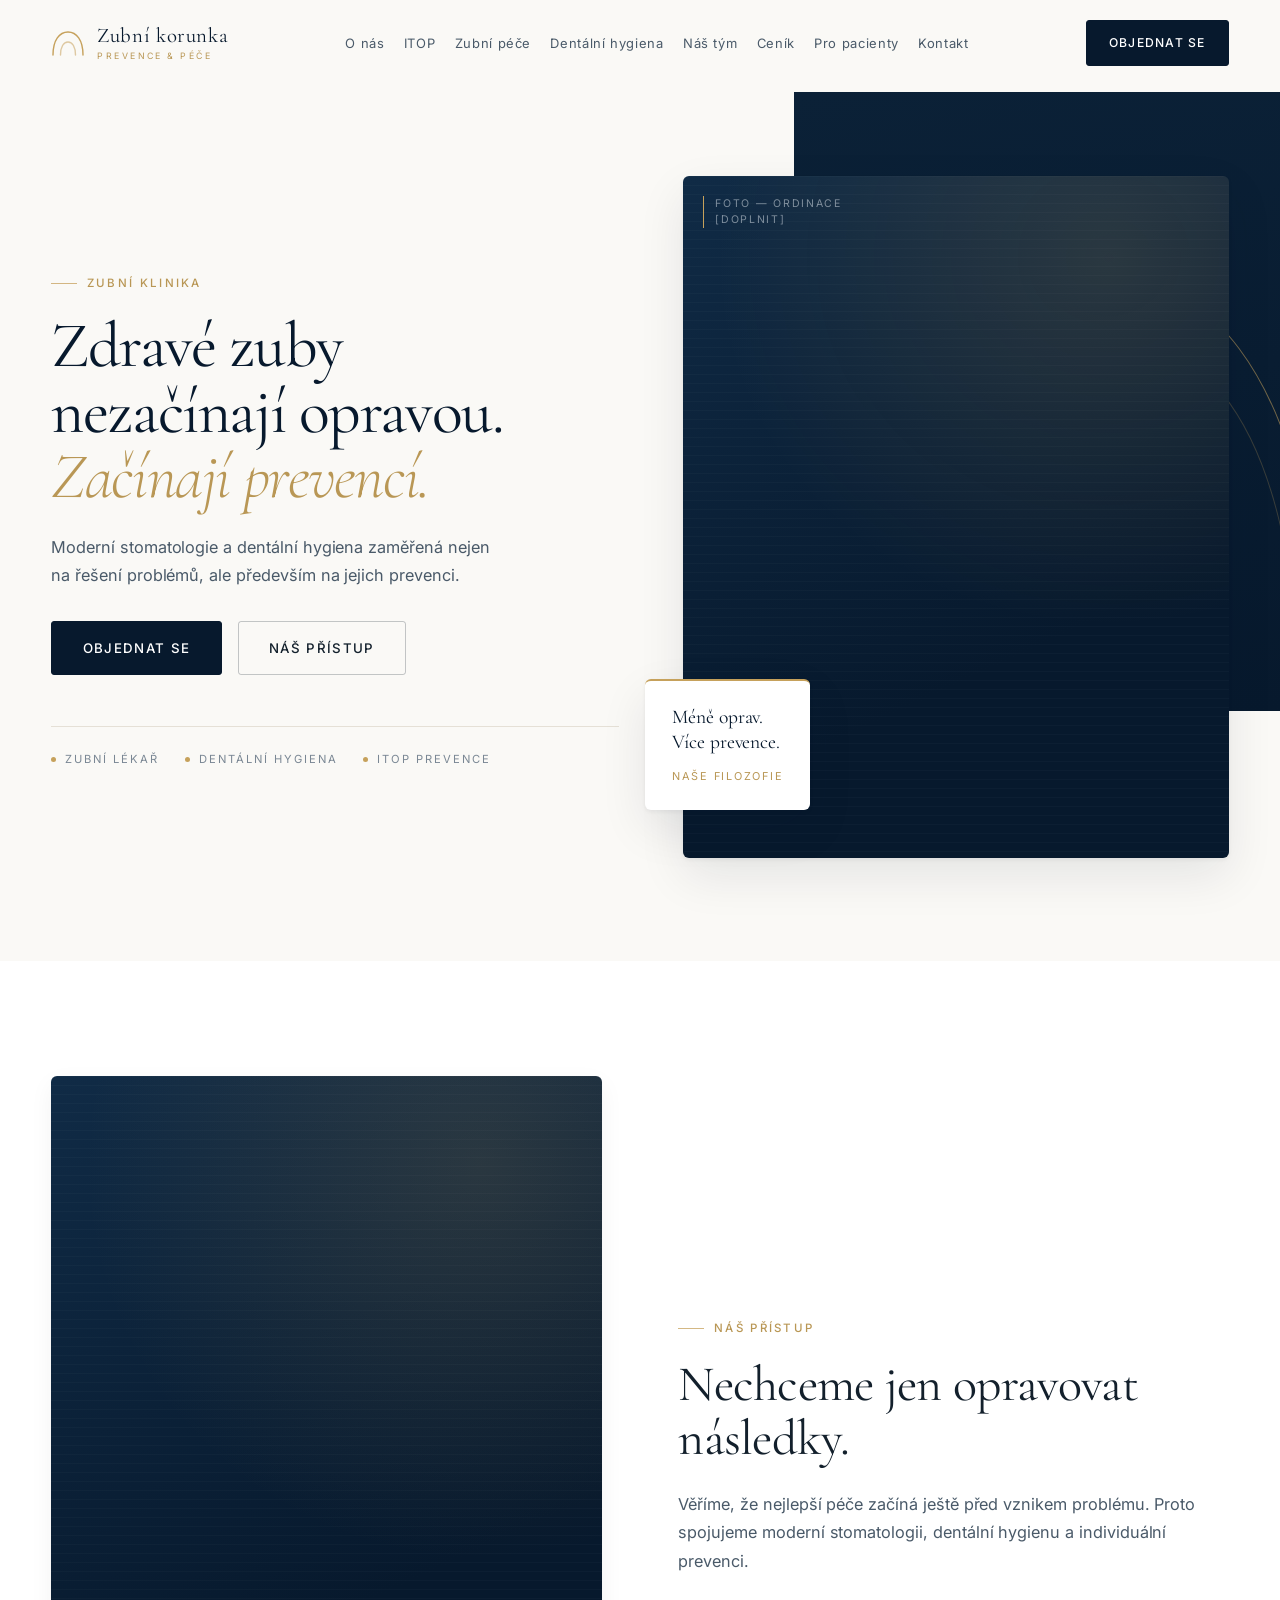
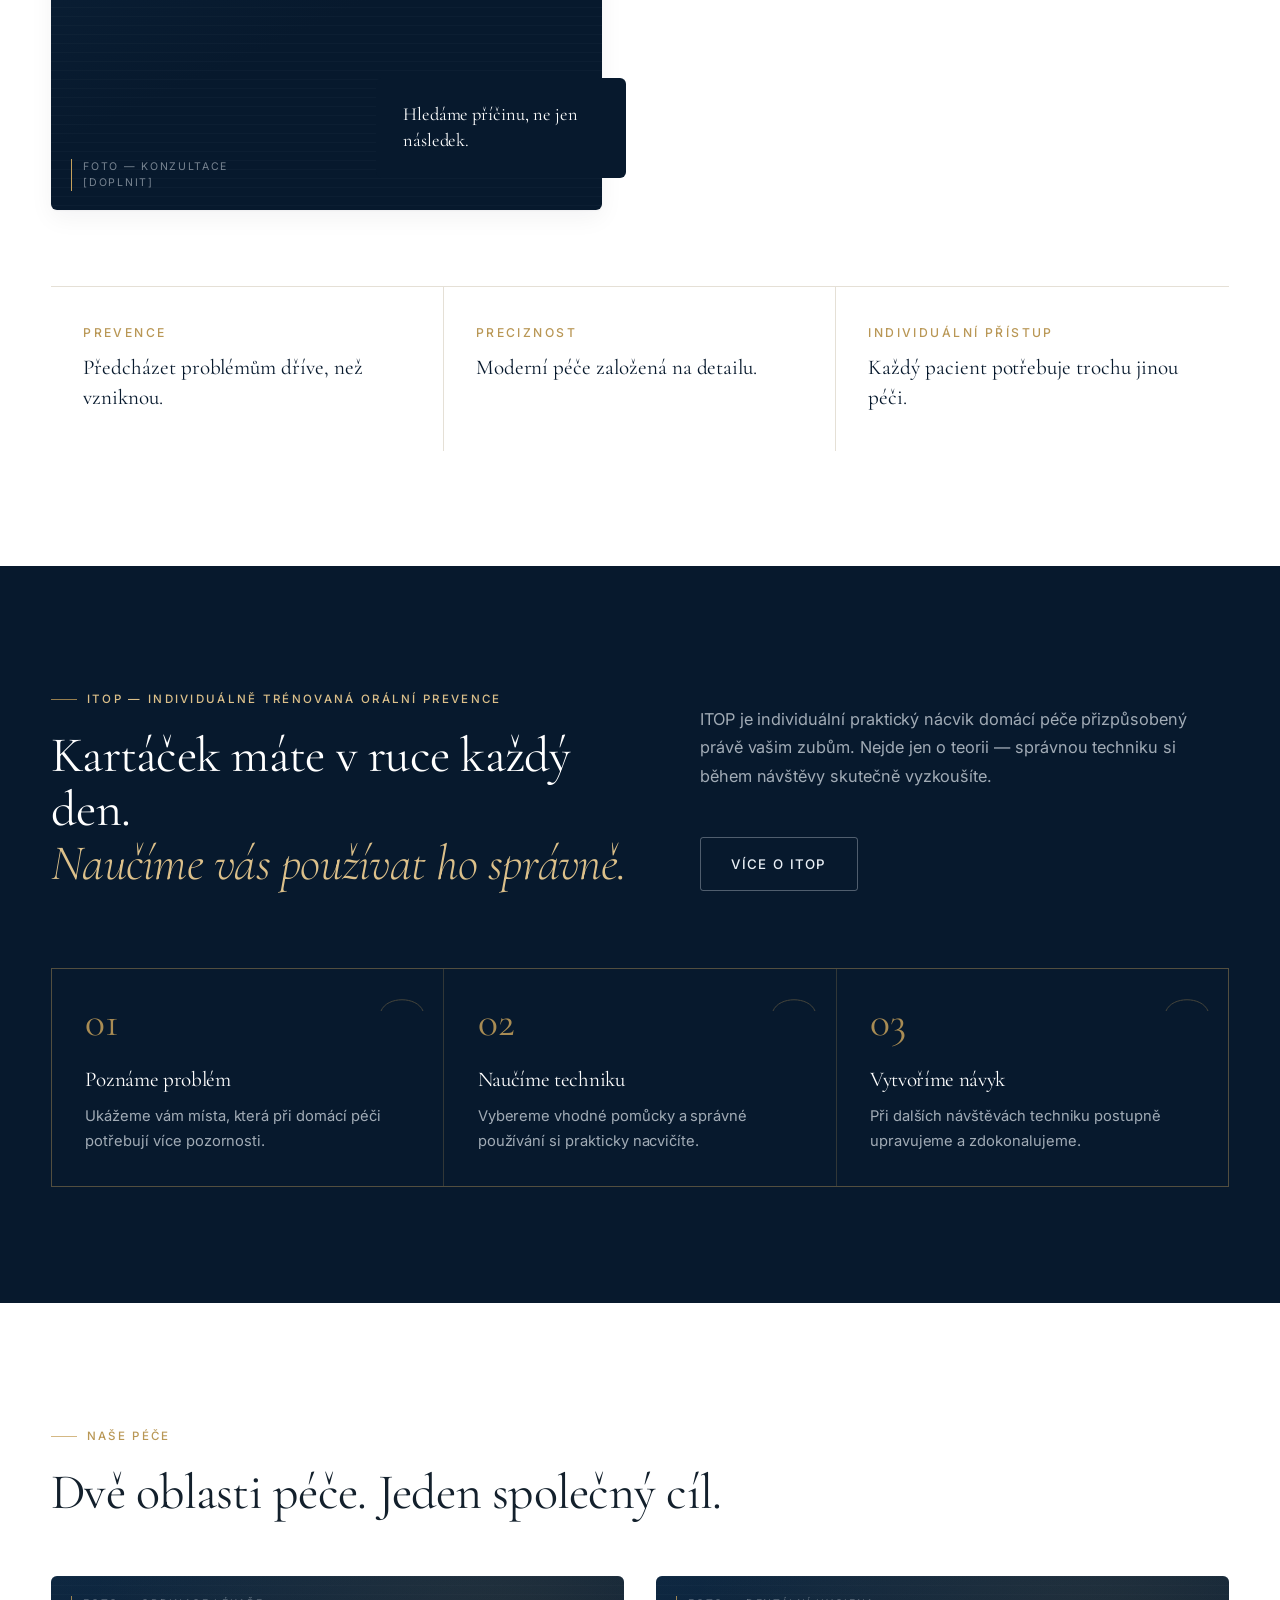
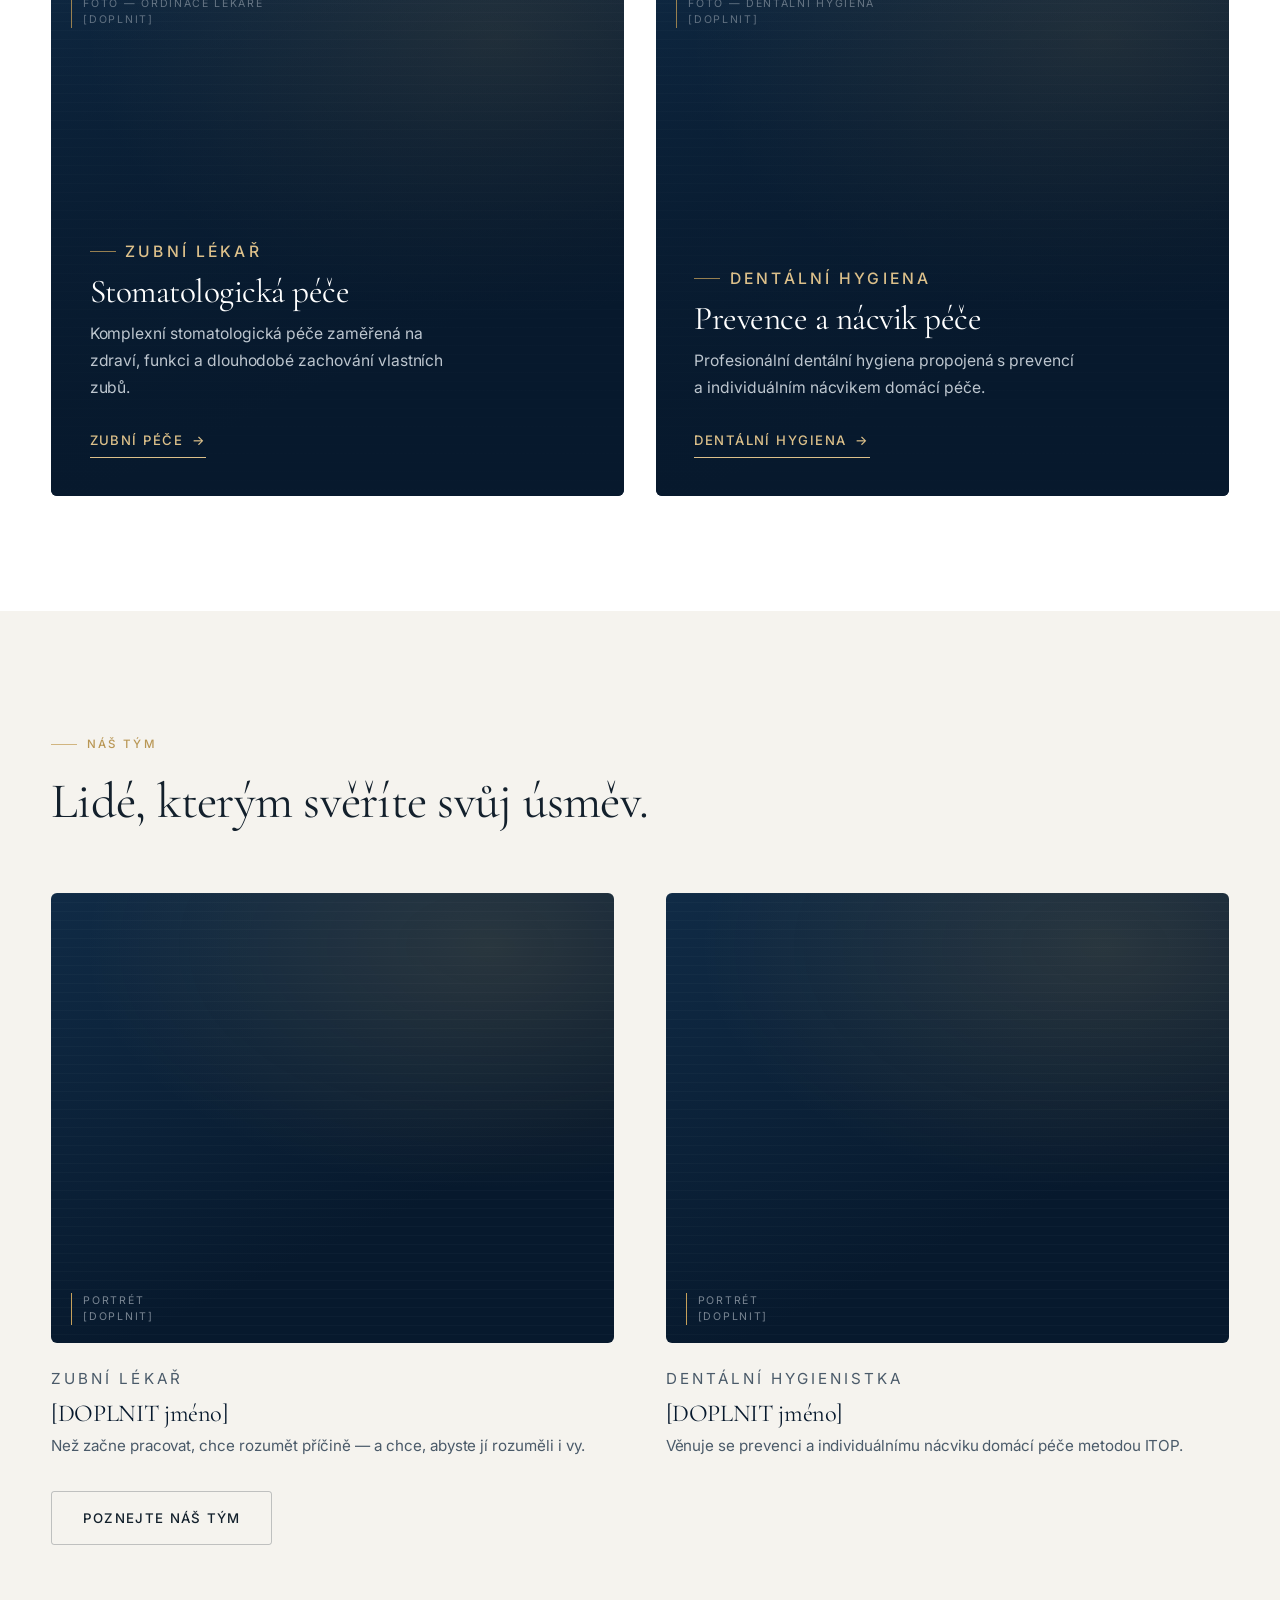
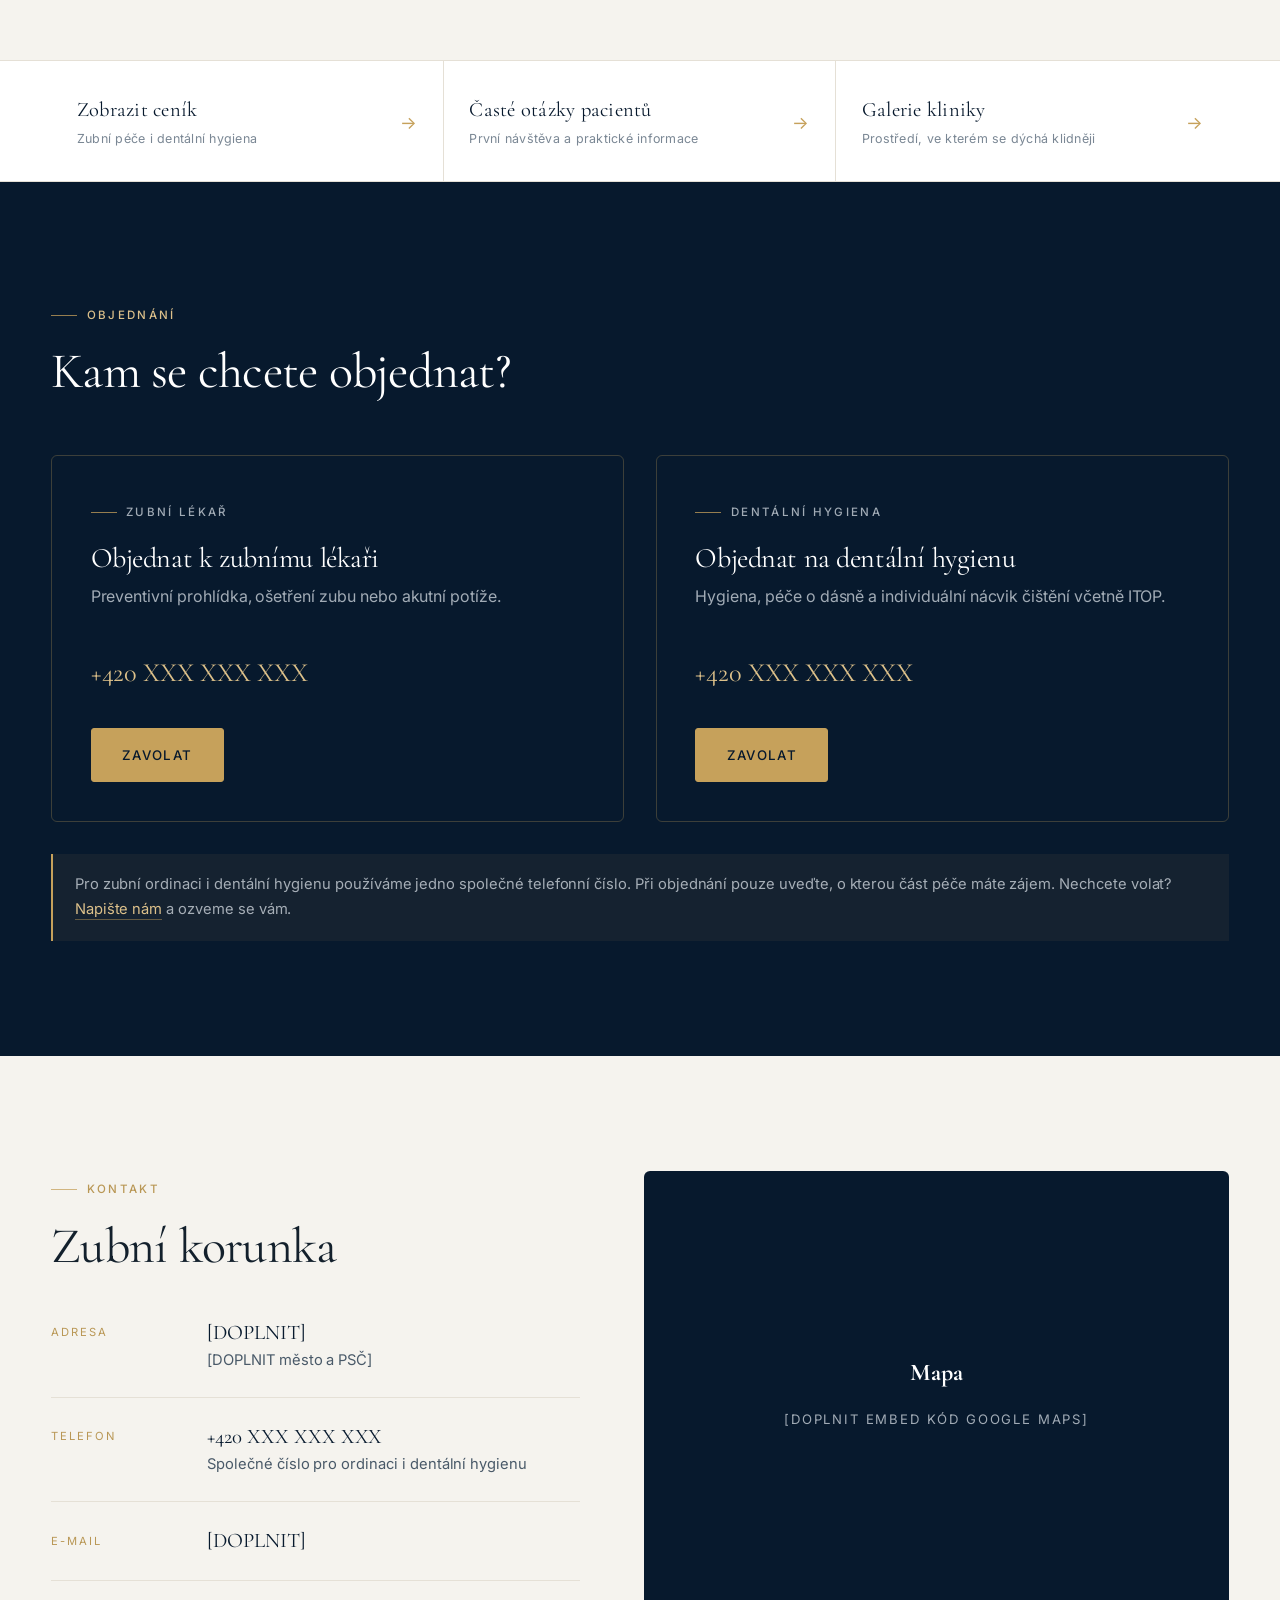
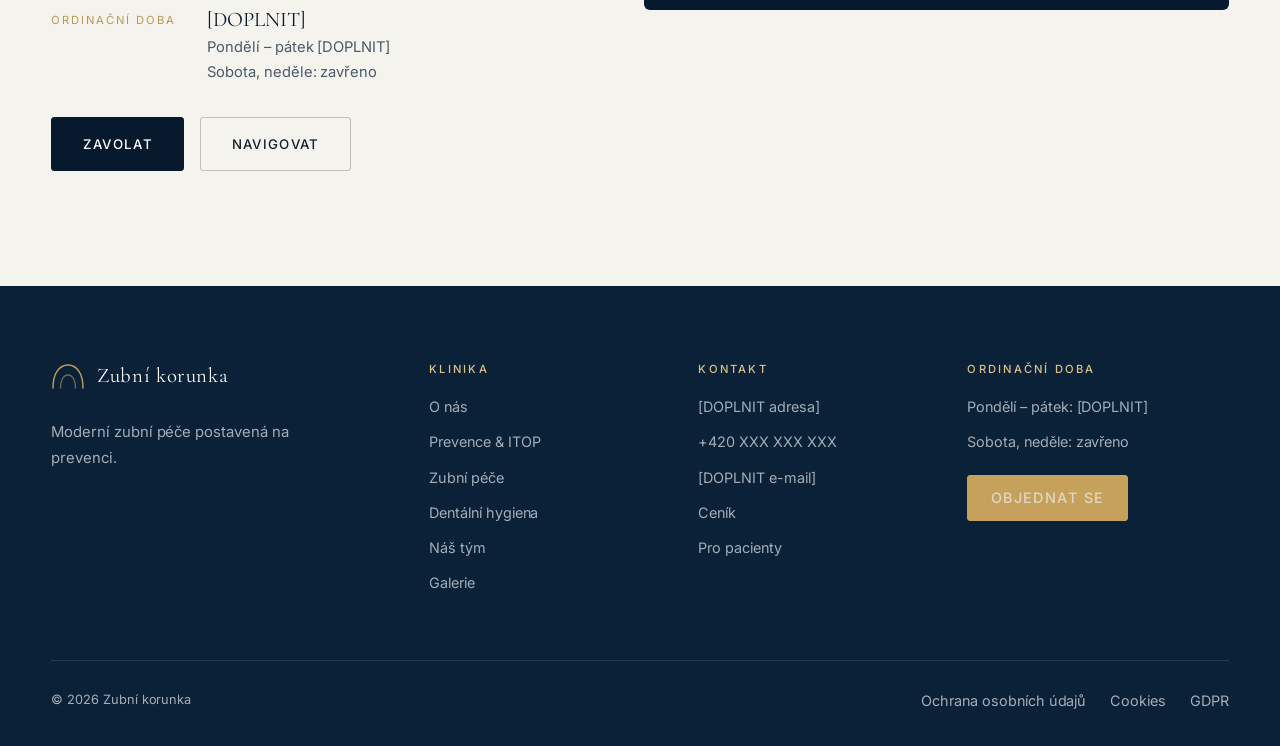
<file: index.html>
<!DOCTYPE html>
<html lang="cs">
<head>
<meta charset="UTF-8">
<meta name="viewport" content="width=device-width, initial-scale=1">
<title>Zubní korunka | Moderní zubní péče postavená na prevenci</title>
<meta name="description" content="Zubní klinika Zubní korunka. Zubní lékař, dentální hygiena a individuálně trénovaná orální prevence ITOP. Zdravé zuby nezačínají opravou, ale prevencí.">
<meta name="theme-color" content="#07192D">
<link rel="canonical" href="https://www.zubnikorunka.cz/">

<meta property="og:type" content="website">
<meta property="og:locale" content="cs_CZ">
<meta property="og:site_name" content="Zubní korunka">
<meta property="og:title" content="Zubní korunka | Moderní zubní péče postavená na prevenci">
<meta property="og:description" content="Zubní klinika Zubní korunka. Zubní lékař, dentální hygiena a individuálně trénovaná orální prevence ITOP. Zdravé zuby nezačínají opravou, ale prevencí.">
<meta property="og:url" content="https://www.zubnikorunka.cz/">
<meta property="og:image" content="https://www.zubnikorunka.cz/img/og-zubni-korunka.jpg">
<meta name="twitter:card" content="summary_large_image">

<link rel="icon" href="favicon.svg" type="image/svg+xml">
<link rel="preconnect" href="https://fonts.googleapis.com">
<link rel="preconnect" href="https://fonts.gstatic.com" crossorigin>
<link href="https://fonts.googleapis.com/css2?family=Cormorant+Garamond:ital,wght@0,300;0,400;0,500;0,600;1,300;1,400&family=Inter:wght@300;400;500;600&display=swap" rel="stylesheet">
<link rel="stylesheet" href="css/style.css">
<script type="application/ld+json">
{
  "@context": "https://schema.org",
  "@type": "Dentist",
  "name": "Zubn\u00ed korunka",
  "description": "Soukrom\u00e1 zubn\u00ed klinika zam\u011b\u0159en\u00e1 na prevenci, dent\u00e1ln\u00ed hygienu a individu\u00e1ln\u011b tr\u00e9novanou or\u00e1ln\u00ed prevenci ITOP.",
  "url": "https://www.zubnikorunka.cz/",
  "telephone": "+420XXXXXXXXX",
  "email": "[DOPLNIT]",
  "image": "https://www.zubnikorunka.cz/img/og-zubni-korunka.jpg",
  "priceRange": "$$",
  "address": {
    "@type": "PostalAddress",
    "streetAddress": "[DOPLNIT]",
    "addressLocality": "[DOPLNIT]",
    "postalCode": "[DOPLNIT]",
    "addressCountry": "CZ"
  },
  "availableService": [
    { "@type": "MedicalProcedure", "name": "Preventivn\u00ed stomatologick\u00e1 prohl\u00eddka" },
    { "@type": "MedicalProcedure", "name": "Dent\u00e1ln\u00ed hygiena" },
    { "@type": "MedicalProcedure", "name": "ITOP \u2014 individu\u00e1ln\u011b tr\u00e9novan\u00e1 or\u00e1ln\u00ed prevence" }
  ]
}
</script>
</head>
<body>
<a class="skip" href="#main">Přeskočit na hlavní obsah</a>

<header class="header" id="header">
  <div class="container header__inner">
    <a class="brand" href="index.html" aria-label="Zubní korunka — úvodní stránka">
      <svg class="brand__mark" viewBox="0 0 34 26" aria-hidden="true">
        <path d="M2 25 C2 10 8.5 2 17 2 C25.5 2 32 10 32 25" stroke-linecap="round"/>
        <path d="M9.5 25 C9.5 17 12.5 12 17 12 C21.5 12 24.5 17 24.5 25" opacity=".55" stroke-linecap="round"/>
      </svg>
      <span class="brand__name">Zubní korunka<em>Prevence &amp; péče</em></span>
    </a>

    <nav class="nav" id="nav" aria-label="Hlavní navigace">
      <a href="index.html#o-nas" aria-current="page">O nás</a>
      <a href="itop.html">ITOP</a>
      <a href="zubni-pece.html">Zubní péče</a>
      <a href="dentalni-hygiena.html">Dentální hygiena</a>
      <a href="tym.html">Náš tým</a>
      <a href="cenik.html">Ceník</a>
      <a href="pro-pacienty.html">Pro pacienty</a>
      <a href="index.html#kontakt">Kontakt</a>
    </nav>

    <div class="header__cta">
      <a class="header__tel" href="tel:+420XXXXXXXXX">+420 XXX XXX XXX</a>
      <a class="btn btn--sm" href="index.html#objednani"><span>Objednat se</span></a>
      <button class="burger" id="burger" aria-expanded="false" aria-controls="mobile-nav" aria-label="Otevřít menu">
        <span></span><span></span><span></span>
      </button>
    </div>
  </div>
</header>

<div class="mobile-nav" id="mobile-nav">
  <nav aria-label="Mobilní navigace">
    <a class="mlink" href="index.html#o-nas">O nás <i>01</i></a>
    <a class="mlink" href="itop.html">ITOP <i>02</i></a>
    <a class="mlink" href="zubni-pece.html">Zubní péče <i>03</i></a>
    <a class="mlink" href="dentalni-hygiena.html">Dentální hygiena <i>04</i></a>
    <a class="mlink" href="tym.html">Náš tým <i>05</i></a>
    <a class="mlink" href="cenik.html">Ceník <i>06</i></a>
    <a class="mlink" href="pro-pacienty.html">Pro pacienty <i>07</i></a>
    <a class="mlink" href="index.html#kontakt">Kontakt <i>08</i></a>
  </nav>
  <div class="mobile-nav__foot">
    <a class="btn btn--gold" href="index.html#objednani"><span>Objednat se</span></a>
    <a class="btn btn--light" href="tel:+420XXXXXXXXX"><span>+420 XXX XXX XXX</span></a>
  </div>
</div>

<main id="main">

<section class="hero" id="top">
  <div class="hero__panel" aria-hidden="true">
    <svg class="arc hero__panel-arc" viewBox="0 0 500 220" preserveAspectRatio="none" aria-hidden="true">
      <path d="M0 215 C 90 25 410 25 500 215"/>
      <path d="M40 218 C 120 70 380 70 460 218" opacity=".45"/>
    </svg>
  </div>

  <div class="container hero__inner">
    <div class="hero__copy">
      <p class="eyebrow rv">Zubní klinika</p>
      <h1 class="hero__title rv rv-d1">
        Zdravé zuby<br>nezačínají opravou.
        <span class="l2">Začínají prevencí.</span>
      </h1>
      <p class="hero__text rv rv-d2">
        Moderní stomatologie a dentální hygiena zaměřená nejen na řešení problémů,
        ale především na jejich prevenci.
      </p>
      <div class="btn-row rv rv-d3">
        <a class="btn" href="#objednani"><span>Objednat se</span></a>
        <a class="btn btn--ghost" href="#o-nas"><span>Náš přístup</span></a>
      </div>
      <div class="hero__meta rv rv-d4">
        <span>Zubní lékař</span>
        <span>Dentální hygiena</span>
        <span>ITOP prevence</span>
      </div>
    </div>

    <div class="hero__media rv rv-d2">
      <figure class="photo hero__photo" role="img" aria-label="Interiér ordinace Zubní korunka">
    <!-- <img src="img/hero-ordinace.jpg" alt="Interiér ordinace Zubní korunka" loading="lazy" decoding="async"> -->
    <figcaption class="photo__tag">Foto — ordinace<br>[DOPLNIT]</figcaption>
  </figure>
      <div class="hero__badge">
        <p>Méně oprav.<br>Více prevence.</p>
        <small>Naše filozofie</small>
      </div>
    </div>
  </div>
</section>

<section class="section" id="o-nas">
  <div class="container">
    <div class="approach">
      <div class="approach__media rv">
        <figure class="photo approach__photo" role="img" aria-label="Konzultace s pacientem v ordinaci Zubní korunka">
    <!-- <img src="img/pristup-konzultace.jpg" alt="Konzultace s pacientem v ordinaci Zubní korunka" loading="lazy" decoding="async"> -->
    <figcaption class="photo__tag">Foto — konzultace<br>[DOPLNIT]</figcaption>
  </figure>
        <div class="approach__quote">
          <p>Hledáme příčinu, ne jen následek.</p>
        </div>
      </div>

      <div class="rv rv-d1">
        <p class="eyebrow">Náš přístup</p>
        <h2 class="h2 head">Nechceme jen opravovat následky.</h2>
        <p class="lead" style="margin-top:1.5rem">
          Věříme, že nejlepší péče začíná ještě před vznikem problému. Proto spojujeme
          moderní stomatologii, dentální hygienu a individuální prevenci.
        </p>
      </div>
    </div>

    <div class="pillars">
      <article class="pillar rv">
        <h3>Prevence</h3>
        <p>Předcházet problémům dříve, než vzniknou.</p>
      </article>
      <article class="pillar rv rv-d1">
        <h3>Preciznost</h3>
        <p>Moderní péče založená na detailu.</p>
      </article>
      <article class="pillar rv rv-d2">
        <h3>Individuální přístup</h3>
        <p>Každý pacient potřebuje trochu jinou péči.</p>
      </article>
    </div>
  </div>
</section>

<section class="section section--navy" id="itop">
  <div class="container">
    <div class="itop__head">
      <div class="rv">
        <p class="eyebrow">ITOP — individuálně trénovaná orální prevence</p>
        <h2 class="itop__title">
          Kartáček máte v ruce každý den.
          <span class="sub">Naučíme vás používat ho správně.</span>
        </h2>
      </div>
      <div class="rv rv-d1">
        <p class="lead">
          ITOP je individuální praktický nácvik domácí péče přizpůsobený právě vašim zubům.
          Nejde jen o teorii — správnou techniku si během návštěvy skutečně vyzkoušíte.
        </p>
        <a class="btn btn--light" href="itop.html" style="margin-top:1.75rem"><span>Více o ITOP</span></a>
      </div>
    </div>

    <div class="itop-grid itop-grid--3">
      <article class="itop-card rv">
        <svg class="arc itop-card__arc" viewBox="0 0 44 22" aria-hidden="true"><path d="M1 20 C 7 5 37 5 43 20"/></svg>
        <span class="itop-card__num">01</span>
        <h3>Poznáme problém</h3>
        <p>Ukážeme vám místa, která při domácí péči potřebují více pozornosti.</p>
      </article>
      <article class="itop-card rv rv-d1">
        <svg class="arc itop-card__arc" viewBox="0 0 44 22" aria-hidden="true"><path d="M1 20 C 7 5 37 5 43 20"/></svg>
        <span class="itop-card__num">02</span>
        <h3>Naučíme techniku</h3>
        <p>Vybereme vhodné pomůcky a správné používání si prakticky nacvičíte.</p>
      </article>
      <article class="itop-card rv rv-d2">
        <svg class="arc itop-card__arc" viewBox="0 0 44 22" aria-hidden="true"><path d="M1 20 C 7 5 37 5 43 20"/></svg>
        <span class="itop-card__num">03</span>
        <h3>Vytvoříme návyk</h3>
        <p>Při dalších návštěvách techniku postupně upravujeme a zdokonalujeme.</p>
      </article>
    </div>
  </div>
</section>

<section class="section" id="sluzby">
  <div class="container">
    <div class="rv">
      <p class="eyebrow">Naše péče</p>
      <h2 class="h2 head">Dvě oblasti péče. Jeden společný cíl.</h2>
    </div>

    <div class="duo">
      <article class="duo__card rv">
        <figure class="photo " role="img" aria-label="Ošetření u zubního lékaře v Zubní korunce">
    <!-- <img src="img/zubni-lekar.jpg" alt="Ošetření u zubního lékaře v Zubní korunce" loading="lazy" decoding="async"> -->
    <figcaption class="photo__tag">Foto — ordinace lékaře<br>[DOPLNIT]</figcaption>
  </figure>
        <div class="duo__body">
          <p class="eyebrow">Zubní lékař</p>
          <h3>Stomatologická péče</h3>
          <p>Komplexní stomatologická péče zaměřená na zdraví, funkci a dlouhodobé zachování vlastních zubů.</p>
          <a class="link-gold" href="zubni-pece.html">Zubní péče <span class="chev" aria-hidden="true">→</span></a>
        </div>
      </article>

      <article class="duo__card rv rv-d1">
        <figure class="photo " role="img" aria-label="Dentální hygiena v Zubní korunce">
    <!-- <img src="img/dentalni-hygiena.jpg" alt="Dentální hygiena v Zubní korunce" loading="lazy" decoding="async"> -->
    <figcaption class="photo__tag">Foto — dentální hygiena<br>[DOPLNIT]</figcaption>
  </figure>
        <div class="duo__body">
          <p class="eyebrow">Dentální hygiena</p>
          <h3>Prevence a nácvik péče</h3>
          <p>Profesionální dentální hygiena propojená s prevencí a individuálním nácvikem domácí péče.</p>
          <a class="link-gold" href="dentalni-hygiena.html">Dentální hygiena <span class="chev" aria-hidden="true">→</span></a>
        </div>
      </article>
    </div>
  </div>
</section>

<section class="section section--surface" id="tym">
  <div class="container">
    <div class="rv">
      <p class="eyebrow">Náš tým</p>
      <h2 class="h2 head">Lidé, kterým svěříte svůj úsměv.</h2>
    </div>

    <div class="team team--slim">
      <article class="member rv">
        <figure class="photo member__photo" role="img" aria-label="Zubní lékař — Zubní korunka">
    <!-- <img src="img/tym-lekar.jpg" alt="Zubní lékař — Zubní korunka" loading="lazy" decoding="async"> -->
    <figcaption class="photo__tag">Portrét<br>[DOPLNIT]</figcaption>
  </figure>
        <p class="member__role">Zubní lékař</p>
        <h3>[DOPLNIT jméno]</h3>
        <p>Než začne pracovat, chce rozumět příčině — a chce, abyste jí rozuměli i vy.</p>
      </article>

      <article class="member rv rv-d1">
        <figure class="photo member__photo" role="img" aria-label="Dentální hygienistka — Zubní korunka">
    <!-- <img src="img/tym-hygienistka.jpg" alt="Dentální hygienistka — Zubní korunka" loading="lazy" decoding="async"> -->
    <figcaption class="photo__tag">Portrét<br>[DOPLNIT]</figcaption>
  </figure>
        <p class="member__role">Dentální hygienistka</p>
        <h3>[DOPLNIT jméno]</h3>
        <p>Věnuje se prevenci a individuálnímu nácviku domácí péče metodou ITOP.</p>
      </article>
    </div>

    <div class="btn-row rv">
      <a class="btn btn--ghost" href="tym.html"><span>Poznejte náš tým</span></a>
    </div>
  </div>
</section>

<section class="quick">
  <div class="container">
    <div class="quick__row">
      <a class="quick__item rv" href="cenik.html">
        <span><strong>Zobrazit ceník</strong><span>Zubní péče i dentální hygiena</span></span>
        <span class="chev" aria-hidden="true">→</span>
      </a>
      <a class="quick__item rv rv-d1" href="pro-pacienty.html">
        <span><strong>Časté otázky pacientů</strong><span>První návštěva a praktické informace</span></span>
        <span class="chev" aria-hidden="true">→</span>
      </a>
      <a class="quick__item rv rv-d2" href="galerie.html">
        <span><strong>Galerie kliniky</strong><span>Prostředí, ve kterém se dýchá klidněji</span></span>
        <span class="chev" aria-hidden="true">→</span>
      </a>
    </div>
  </div>
</section>

<section class="section section--navy" id="objednani">
  <div class="container">
    <div class="rv">
      <p class="eyebrow">Objednání</p>
      <h2 class="h2 head">Kam se chcete objednat?</h2>
    </div>

    <div class="book book--navy">
      <article class="book-card rv">
        <p class="eyebrow">Zubní lékař</p>
        <h3>Objednat k zubnímu lékaři</h3>
        <p>Preventivní prohlídka, ošetření zubu nebo akutní potíže.</p>
        <a class="tel" href="tel:+420XXXXXXXXX">+420 XXX XXX XXX</a>
        <div class="btn-row">
          <a class="btn btn--gold" href="tel:+420XXXXXXXXX"><span>Zavolat</span></a>
        </div>
      </article>

      <article class="book-card rv rv-d1">
        <p class="eyebrow">Dentální hygiena</p>
        <h3>Objednat na dentální hygienu</h3>
        <p>Hygiena, péče o dásně a individuální nácvik čištění včetně ITOP.</p>
        <a class="tel" href="tel:+420XXXXXXXXX">+420 XXX XXX XXX</a>
        <div class="btn-row">
          <a class="btn btn--gold" href="tel:+420XXXXXXXXX"><span>Zavolat</span></a>
        </div>
      </article>
    </div>

    <p class="note--navy rv">
      Pro zubní ordinaci i dentální hygienu používáme jedno společné telefonní číslo.
      Při objednání pouze uveďte, o kterou část péče máte zájem.
      Nechcete volat? <a href="#" data-modal-open="lekar">Napište nám</a> a ozveme se vám.
    </p>
  </div>
</section>

<section class="section section--surface" id="kontakt">
  <div class="container contact">
    <div class="rv">
      <p class="eyebrow">Kontakt</p>
      <h2 class="h2 head">Zubní korunka</h2>

      <div class="contact__list">
        <div class="contact__row">
          <span class="contact__k">Adresa</span>
          <span class="contact__v">[DOPLNIT]<span>[DOPLNIT město a PSČ]</span></span>
        </div>
        <div class="contact__row">
          <span class="contact__k">Telefon</span>
          <span class="contact__v"><a href="tel:+420XXXXXXXXX">+420 XXX XXX XXX</a><span>Společné číslo pro ordinaci i dentální hygienu</span></span>
        </div>
        <div class="contact__row">
          <span class="contact__k">E-mail</span>
          <span class="contact__v"><a href="mailto:[DOPLNIT]">[DOPLNIT]</a></span>
        </div>
        <div class="contact__row">
          <span class="contact__k">Ordinační doba</span>
          <span class="contact__v">[DOPLNIT]<span>Pondělí – pátek [DOPLNIT]<br>Sobota, neděle: zavřeno</span></span>
        </div>
      </div>

      <div class="btn-row">
        <a class="btn" href="tel:+420XXXXXXXXX"><span>Zavolat</span></a>
        <a class="btn btn--ghost" href="https://www.google.com/maps" target="_blank" rel="noopener"><span>Navigovat</span></a>
      </div>
    </div>

    <div class="rv rv-d1">
      <div class="map">
        <!-- Google Maps: vložte embed iframe s adresou ordinace
        <iframe src="https://www.google.com/maps/embed?pb=[DOPLNIT]" title="Mapa — Zubní korunka" loading="lazy" allowfullscreen referrerpolicy="no-referrer-when-downgrade"></iframe> -->
        <p class="map__ph"><strong>Mapa</strong>[DOPLNIT embed kód Google Maps]</p>
      </div>
    </div>
  </div>
</section>

</main>

<footer class="footer">
  <div class="container">
    <div class="footer__grid">
      <div>
        <a class="brand" href="index.html">
          <svg class="brand__mark" viewBox="0 0 34 26" aria-hidden="true">
        <path d="M2 25 C2 10 8.5 2 17 2 C25.5 2 32 10 32 25" stroke-linecap="round"/>
        <path d="M9.5 25 C9.5 17 12.5 12 17 12 C21.5 12 24.5 17 24.5 25" opacity=".55" stroke-linecap="round"/>
      </svg>
          <span class="brand__name">Zubní korunka</span>
        </a>
        <p class="footer__claim">Moderní zubní péče postavená na prevenci.</p>
      </div>

      <nav aria-label="Navigace v patičce">
        <h4>Klinika</h4>
        <ul>
          <li><a href="index.html#o-nas">O nás</a></li>
          <li><a href="itop.html">Prevence &amp; ITOP</a></li>
          <li><a href="zubni-pece.html">Zubní péče</a></li>
          <li><a href="dentalni-hygiena.html">Dentální hygiena</a></li>
          <li><a href="tym.html">Náš tým</a></li>
          <li><a href="galerie.html">Galerie</a></li>
        </ul>
      </nav>

      <div>
        <h4>Kontakt</h4>
        <ul>
          <li>[DOPLNIT adresa]</li>
          <li><a href="tel:+420XXXXXXXXX">+420 XXX XXX XXX</a></li>
          <li><a href="mailto:[DOPLNIT]">[DOPLNIT e-mail]</a></li>
          <li><a href="cenik.html">Ceník</a></li>
          <li><a href="pro-pacienty.html">Pro pacienty</a></li>
        </ul>
      </div>

      <div>
        <h4>Ordinační doba</h4>
        <ul>
          <li>Pondělí – pátek: [DOPLNIT]</li>
          <li>Sobota, neděle: zavřeno</li>
        </ul>
        <a class="btn btn--gold btn--sm" href="index.html#objednani" style="margin-top:1.25rem"><span>Objednat se</span></a>
      </div>
    </div>

    <div class="footer__bottom">
      <span>© <span id="rok">2026</span> Zubní korunka</span>
      <div class="footer__legal">
        <a href="#">Ochrana osobních údajů</a>
        <a href="#">Cookies</a>
        <a href="#">GDPR</a>
      </div>
    </div>
  </div>
</footer>

<div class="mbar" aria-label="Rychlý kontakt">
  <a href="tel:+420XXXXXXXXX">Zavolat</a>
  <a class="is-gold" href="index.html#objednani">Objednat se</a>
</div>

<div class="modal" id="modal-form" role="dialog" aria-modal="true" aria-labelledby="modal-title">
  <div class="modal__bg" data-modal-close></div>
  <div class="modal__box">
    <button class="modal__close" data-modal-close aria-label="Zavřít formulář">&times;</button>
    <p class="eyebrow">Objednání</p>
    <h2 class="h3" id="modal-title" style="font-size:1.85rem;color:var(--navy-900)">Napište nám, ozveme se</h2>

    <!-- action doplňte podle hostingu, např. odeslat.php -->
    <form class="form" action="#" method="post" novalidate>
      <div class="form__grid">
        <div class="field field--full">
          <label id="lbl-typ">Chci se objednat</label>
          <div class="choice" role="radiogroup" aria-labelledby="lbl-typ">
            <div style="position:relative">
              <input type="radio" id="typ-lekar" name="typ" value="Zubní lékař" checked>
              <label for="typ-lekar">Zubní lékař</label>
            </div>
            <div style="position:relative">
              <input type="radio" id="typ-hygiena" name="typ" value="Dentální hygiena">
              <label for="typ-hygiena">Dentální hygiena</label>
            </div>
          </div>
        </div>
        <div class="field">
          <label for="jmeno">Jméno a příjmení</label>
          <input type="text" id="jmeno" name="jmeno" autocomplete="name" required>
        </div>
        <div class="field">
          <label for="telefon">Telefon</label>
          <input type="tel" id="telefon" name="telefon" autocomplete="tel" required>
        </div>
        <div class="field field--full">
          <label for="email">E-mail</label>
          <input type="email" id="email" name="email" autocomplete="email">
        </div>
        <div class="field field--full">
          <label for="zprava">Poznámka</label>
          <textarea id="zprava" name="zprava" placeholder="Napište nám, co potřebujete řešit, případně kdy se vám hodí termín."></textarea>
        </div>
      </div>
      <div class="form__foot">
        <button class="btn" type="submit"><span>Odeslat</span></button>
        <p class="form__note">Odesláním souhlasíte se zpracováním osobních údajů za účelem vyřízení objednávky. [DOPLNIT odkaz na zásady]</p>
      </div>
    </form>
  </div>
</div>

<script src="js/main.js"></script>
</body>
</html>
</file>
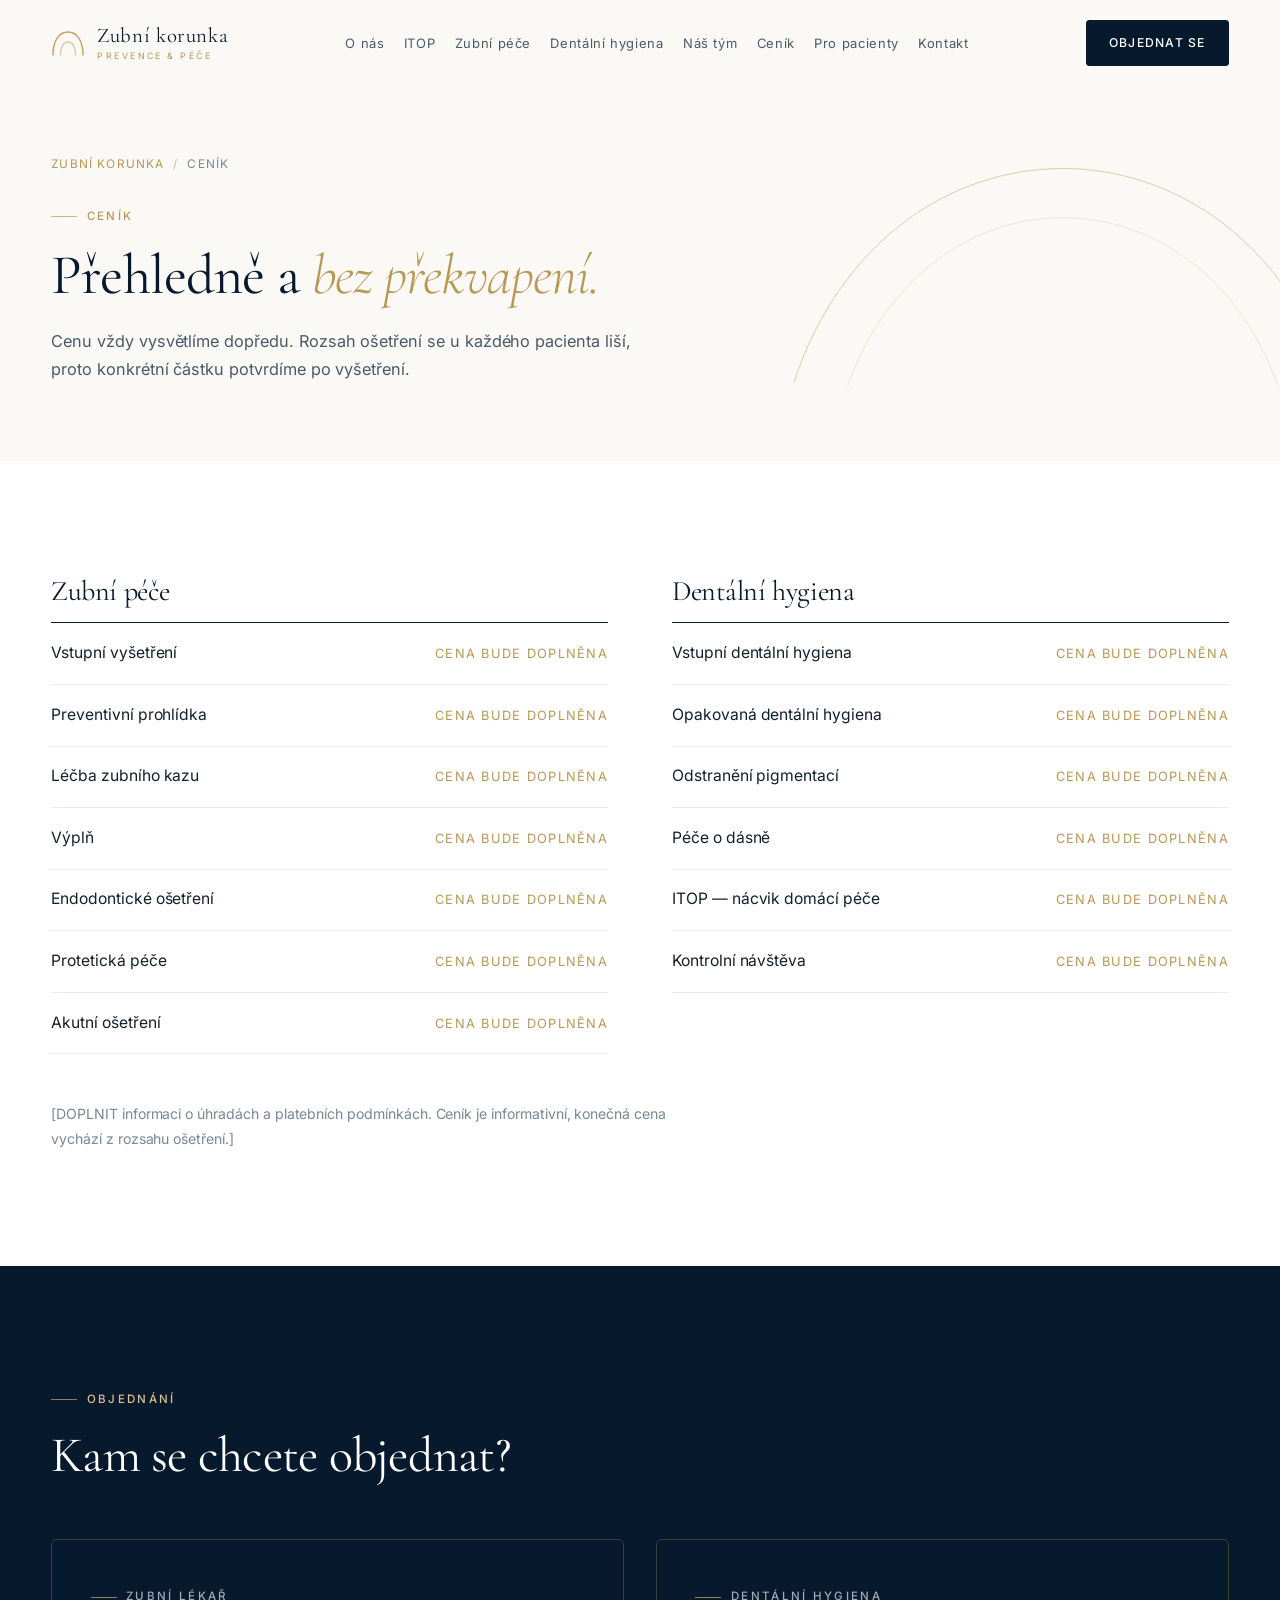
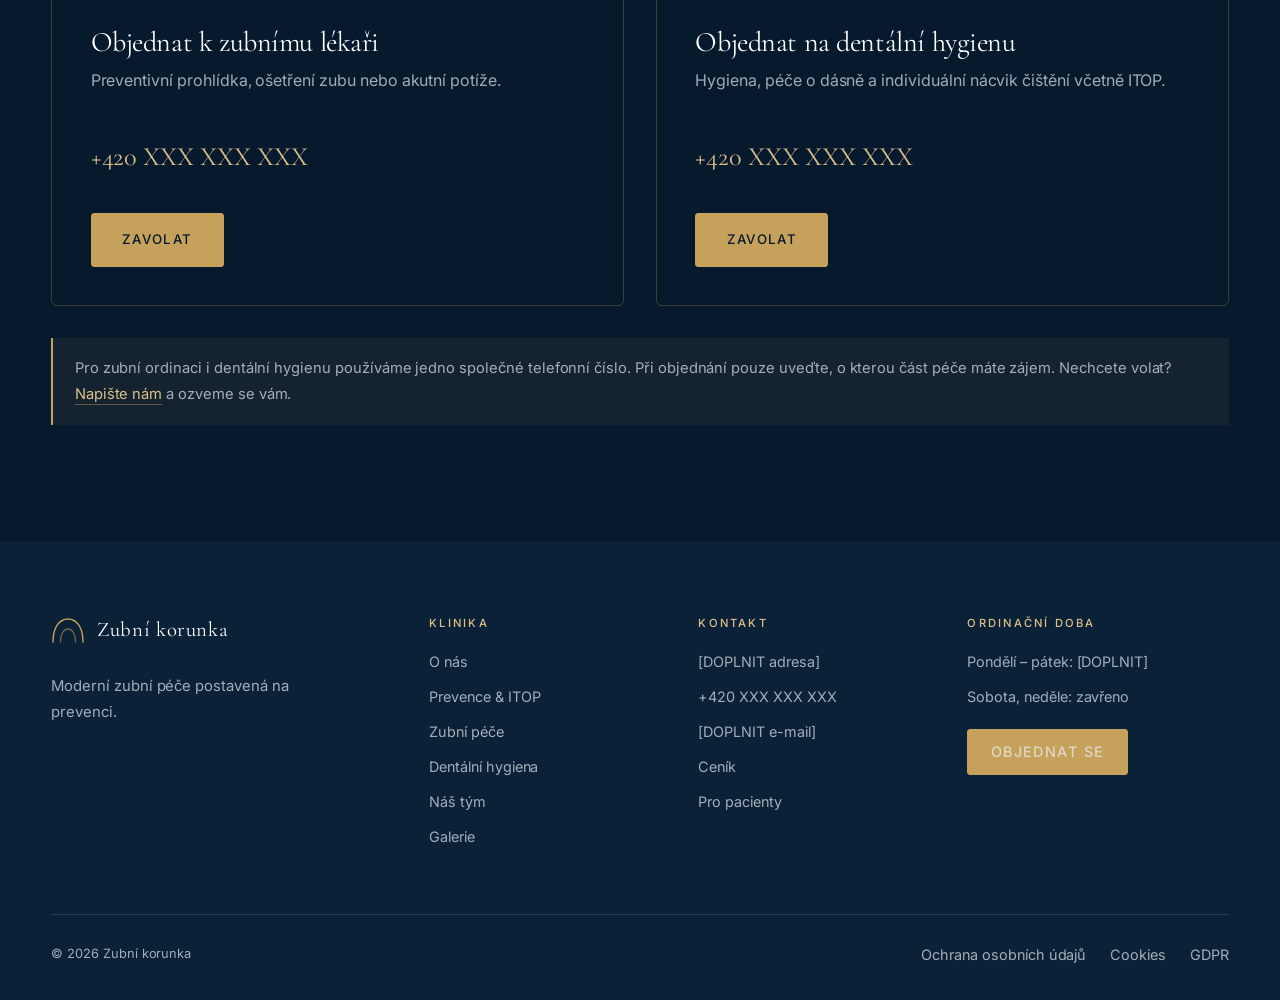
<file: cenik.html>
<!DOCTYPE html>
<html lang="cs">
<head>
<meta charset="UTF-8">
<meta name="viewport" content="width=device-width, initial-scale=1">
<title>Ceník | Zubní korunka</title>
<meta name="description" content="Ceník zubní péče a dentální hygieny v Zubní korunce. Cenu vždy vysvětlíme dopředu.">
<meta name="theme-color" content="#07192D">
<link rel="canonical" href="https://www.zubnikorunka.cz/cenik.html">

<meta property="og:type" content="website">
<meta property="og:locale" content="cs_CZ">
<meta property="og:site_name" content="Zubní korunka">
<meta property="og:title" content="Ceník | Zubní korunka">
<meta property="og:description" content="Ceník zubní péče a dentální hygieny v Zubní korunce. Cenu vždy vysvětlíme dopředu.">
<meta property="og:url" content="https://www.zubnikorunka.cz/cenik.html">
<meta property="og:image" content="https://www.zubnikorunka.cz/img/og-zubni-korunka.jpg">
<meta name="twitter:card" content="summary_large_image">

<link rel="icon" href="favicon.svg" type="image/svg+xml">
<link rel="preconnect" href="https://fonts.googleapis.com">
<link rel="preconnect" href="https://fonts.gstatic.com" crossorigin>
<link href="https://fonts.googleapis.com/css2?family=Cormorant+Garamond:ital,wght@0,300;0,400;0,500;0,600;1,300;1,400&family=Inter:wght@300;400;500;600&display=swap" rel="stylesheet">
<link rel="stylesheet" href="css/style.css">
<script type="application/ld+json">
{
  "@context": "https://schema.org",
  "@type": "Dentist",
  "name": "Zubn\u00ed korunka",
  "description": "Soukrom\u00e1 zubn\u00ed klinika zam\u011b\u0159en\u00e1 na prevenci, dent\u00e1ln\u00ed hygienu a individu\u00e1ln\u011b tr\u00e9novanou or\u00e1ln\u00ed prevenci ITOP.",
  "url": "https://www.zubnikorunka.cz/",
  "telephone": "+420XXXXXXXXX",
  "email": "[DOPLNIT]",
  "image": "https://www.zubnikorunka.cz/img/og-zubni-korunka.jpg",
  "priceRange": "$$",
  "address": {
    "@type": "PostalAddress",
    "streetAddress": "[DOPLNIT]",
    "addressLocality": "[DOPLNIT]",
    "postalCode": "[DOPLNIT]",
    "addressCountry": "CZ"
  },
  "availableService": [
    { "@type": "MedicalProcedure", "name": "Preventivn\u00ed stomatologick\u00e1 prohl\u00eddka" },
    { "@type": "MedicalProcedure", "name": "Dent\u00e1ln\u00ed hygiena" },
    { "@type": "MedicalProcedure", "name": "ITOP \u2014 individu\u00e1ln\u011b tr\u00e9novan\u00e1 or\u00e1ln\u00ed prevence" }
  ]
}
</script>
</head>
<body>
<a class="skip" href="#main">Přeskočit na hlavní obsah</a>

<header class="header" id="header">
  <div class="container header__inner">
    <a class="brand" href="index.html" aria-label="Zubní korunka — úvodní stránka">
      <svg class="brand__mark" viewBox="0 0 34 26" aria-hidden="true">
        <path d="M2 25 C2 10 8.5 2 17 2 C25.5 2 32 10 32 25" stroke-linecap="round"/>
        <path d="M9.5 25 C9.5 17 12.5 12 17 12 C21.5 12 24.5 17 24.5 25" opacity=".55" stroke-linecap="round"/>
      </svg>
      <span class="brand__name">Zubní korunka<em>Prevence &amp; péče</em></span>
    </a>

    <nav class="nav" id="nav" aria-label="Hlavní navigace">
      <a href="index.html#o-nas">O nás</a>
      <a href="itop.html">ITOP</a>
      <a href="zubni-pece.html">Zubní péče</a>
      <a href="dentalni-hygiena.html">Dentální hygiena</a>
      <a href="tym.html">Náš tým</a>
      <a href="cenik.html" aria-current="page">Ceník</a>
      <a href="pro-pacienty.html">Pro pacienty</a>
      <a href="index.html#kontakt">Kontakt</a>
    </nav>

    <div class="header__cta">
      <a class="header__tel" href="tel:+420XXXXXXXXX">+420 XXX XXX XXX</a>
      <a class="btn btn--sm" href="index.html#objednani"><span>Objednat se</span></a>
      <button class="burger" id="burger" aria-expanded="false" aria-controls="mobile-nav" aria-label="Otevřít menu">
        <span></span><span></span><span></span>
      </button>
    </div>
  </div>
</header>

<div class="mobile-nav" id="mobile-nav">
  <nav aria-label="Mobilní navigace">
    <a class="mlink" href="index.html#o-nas">O nás <i>01</i></a>
    <a class="mlink" href="itop.html">ITOP <i>02</i></a>
    <a class="mlink" href="zubni-pece.html">Zubní péče <i>03</i></a>
    <a class="mlink" href="dentalni-hygiena.html">Dentální hygiena <i>04</i></a>
    <a class="mlink" href="tym.html">Náš tým <i>05</i></a>
    <a class="mlink" href="cenik.html">Ceník <i>06</i></a>
    <a class="mlink" href="pro-pacienty.html">Pro pacienty <i>07</i></a>
    <a class="mlink" href="index.html#kontakt">Kontakt <i>08</i></a>
  </nav>
  <div class="mobile-nav__foot">
    <a class="btn btn--gold" href="index.html#objednani"><span>Objednat se</span></a>
    <a class="btn btn--light" href="tel:+420XXXXXXXXX"><span>+420 XXX XXX XXX</span></a>
  </div>
</div>

<main id="main">

<section class="page-hero">
  <svg class="arc page-hero__arc" viewBox="0 0 400 300" preserveAspectRatio="none" aria-hidden="true">
    <path d="M0 295 C 70 30 330 30 400 295"/>
    <path d="M40 298 C 100 90 300 90 360 298" opacity=".45"/>
  </svg>
  <div class="container">
    <div class="page-hero__inner" style="grid-template-columns:1fr">
      <div class="rv">
        <nav class="crumbs" aria-label="Drobečková navigace">
          <a href="index.html">Zubní korunka</a><span>/</span>Ceník
        </nav>
        <p class="eyebrow">Ceník</p>
        <h1>Přehledně a <em>bez překvapení.</em></h1>
        <p class="lead">Cenu vždy vysvětlíme dopředu. Rozsah ošetření se u každého pacienta liší, proto konkrétní částku potvrdíme po vyšetření.</p>
      </div>
      
    </div>
  </div>
</section>

<section class="section">
  <div class="container">
    <!-- Ceny doplňte přepsáním textu ve span.val -->
    <div class="price-wrap" style="margin-top:0">
      <div class="price-col rv">
        <h3>Zubní péče</h3>
        <ul class="price-list">
          <li><span class="item">Vstupní vyšetření</span><span class="val">Cena bude doplněna</span></li>
          <li><span class="item">Preventivní prohlídka</span><span class="val">Cena bude doplněna</span></li>
          <li><span class="item">Léčba zubního kazu</span><span class="val">Cena bude doplněna</span></li>
          <li><span class="item">Výplň</span><span class="val">Cena bude doplněna</span></li>
          <li><span class="item">Endodontické ošetření</span><span class="val">Cena bude doplněna</span></li>
          <li><span class="item">Protetická péče</span><span class="val">Cena bude doplněna</span></li>
          <li><span class="item">Akutní ošetření</span><span class="val">Cena bude doplněna</span></li>
        </ul>
      </div>
      <div class="price-col rv rv-d1">
        <h3>Dentální hygiena</h3>
        <ul class="price-list">
          <li><span class="item">Vstupní dentální hygiena</span><span class="val">Cena bude doplněna</span></li>
          <li><span class="item">Opakovaná dentální hygiena</span><span class="val">Cena bude doplněna</span></li>
          <li><span class="item">Odstranění pigmentací</span><span class="val">Cena bude doplněna</span></li>
          <li><span class="item">Péče o dásně</span><span class="val">Cena bude doplněna</span></li>
          <li><span class="item">ITOP — nácvik domácí péče</span><span class="val">Cena bude doplněna</span></li>
          <li><span class="item">Kontrolní návštěva</span><span class="val">Cena bude doplněna</span></li>
        </ul>
      </div>
    </div>
    <p class="price-foot rv">[DOPLNIT informaci o úhradách a platebních podmínkách. Ceník je informativní, konečná cena vychází z rozsahu ošetření.]</p>
  </div>
</section>

<section class="section section--navy">
  <div class="container">
    <div class="rv">
      <p class="eyebrow">Objednání</p>
      <h2 class="h2 head">Kam se chcete objednat?</h2>
    </div>

    <div class="book book--navy">
      <article class="book-card rv">
        <p class="eyebrow">Zubní lékař</p>
        <h3>Objednat k zubnímu lékaři</h3>
        <p>Preventivní prohlídka, ošetření zubu nebo akutní potíže.</p>
        <a class="tel" href="tel:+420XXXXXXXXX">+420 XXX XXX XXX</a>
        <div class="btn-row">
          <a class="btn btn--gold" href="tel:+420XXXXXXXXX"><span>Zavolat</span></a>
        </div>
      </article>

      <article class="book-card rv rv-d1">
        <p class="eyebrow">Dentální hygiena</p>
        <h3>Objednat na dentální hygienu</h3>
        <p>Hygiena, péče o dásně a individuální nácvik čištění včetně ITOP.</p>
        <a class="tel" href="tel:+420XXXXXXXXX">+420 XXX XXX XXX</a>
        <div class="btn-row">
          <a class="btn btn--gold" href="tel:+420XXXXXXXXX"><span>Zavolat</span></a>
        </div>
      </article>
    </div>

    <p class="note--navy rv">
      Pro zubní ordinaci i dentální hygienu používáme jedno společné telefonní číslo.
      Při objednání pouze uveďte, o kterou část péče máte zájem.
      Nechcete volat? <a href="#" data-modal-open="lekar">Napište nám</a> a ozveme se vám.
    </p>
  </div>
</section>

</main>

<footer class="footer">
  <div class="container">
    <div class="footer__grid">
      <div>
        <a class="brand" href="index.html">
          <svg class="brand__mark" viewBox="0 0 34 26" aria-hidden="true">
        <path d="M2 25 C2 10 8.5 2 17 2 C25.5 2 32 10 32 25" stroke-linecap="round"/>
        <path d="M9.5 25 C9.5 17 12.5 12 17 12 C21.5 12 24.5 17 24.5 25" opacity=".55" stroke-linecap="round"/>
      </svg>
          <span class="brand__name">Zubní korunka</span>
        </a>
        <p class="footer__claim">Moderní zubní péče postavená na prevenci.</p>
      </div>

      <nav aria-label="Navigace v patičce">
        <h4>Klinika</h4>
        <ul>
          <li><a href="index.html#o-nas">O nás</a></li>
          <li><a href="itop.html">Prevence &amp; ITOP</a></li>
          <li><a href="zubni-pece.html">Zubní péče</a></li>
          <li><a href="dentalni-hygiena.html">Dentální hygiena</a></li>
          <li><a href="tym.html">Náš tým</a></li>
          <li><a href="galerie.html">Galerie</a></li>
        </ul>
      </nav>

      <div>
        <h4>Kontakt</h4>
        <ul>
          <li>[DOPLNIT adresa]</li>
          <li><a href="tel:+420XXXXXXXXX">+420 XXX XXX XXX</a></li>
          <li><a href="mailto:[DOPLNIT]">[DOPLNIT e-mail]</a></li>
          <li><a href="cenik.html">Ceník</a></li>
          <li><a href="pro-pacienty.html">Pro pacienty</a></li>
        </ul>
      </div>

      <div>
        <h4>Ordinační doba</h4>
        <ul>
          <li>Pondělí – pátek: [DOPLNIT]</li>
          <li>Sobota, neděle: zavřeno</li>
        </ul>
        <a class="btn btn--gold btn--sm" href="index.html#objednani" style="margin-top:1.25rem"><span>Objednat se</span></a>
      </div>
    </div>

    <div class="footer__bottom">
      <span>© <span id="rok">2026</span> Zubní korunka</span>
      <div class="footer__legal">
        <a href="#">Ochrana osobních údajů</a>
        <a href="#">Cookies</a>
        <a href="#">GDPR</a>
      </div>
    </div>
  </div>
</footer>

<div class="mbar" aria-label="Rychlý kontakt">
  <a href="tel:+420XXXXXXXXX">Zavolat</a>
  <a class="is-gold" href="index.html#objednani">Objednat se</a>
</div>

<div class="modal" id="modal-form" role="dialog" aria-modal="true" aria-labelledby="modal-title">
  <div class="modal__bg" data-modal-close></div>
  <div class="modal__box">
    <button class="modal__close" data-modal-close aria-label="Zavřít formulář">&times;</button>
    <p class="eyebrow">Objednání</p>
    <h2 class="h3" id="modal-title" style="font-size:1.85rem;color:var(--navy-900)">Napište nám, ozveme se</h2>

    <!-- action doplňte podle hostingu, např. odeslat.php -->
    <form class="form" action="#" method="post" novalidate>
      <div class="form__grid">
        <div class="field field--full">
          <label id="lbl-typ">Chci se objednat</label>
          <div class="choice" role="radiogroup" aria-labelledby="lbl-typ">
            <div style="position:relative">
              <input type="radio" id="typ-lekar" name="typ" value="Zubní lékař" checked>
              <label for="typ-lekar">Zubní lékař</label>
            </div>
            <div style="position:relative">
              <input type="radio" id="typ-hygiena" name="typ" value="Dentální hygiena">
              <label for="typ-hygiena">Dentální hygiena</label>
            </div>
          </div>
        </div>
        <div class="field">
          <label for="jmeno">Jméno a příjmení</label>
          <input type="text" id="jmeno" name="jmeno" autocomplete="name" required>
        </div>
        <div class="field">
          <label for="telefon">Telefon</label>
          <input type="tel" id="telefon" name="telefon" autocomplete="tel" required>
        </div>
        <div class="field field--full">
          <label for="email">E-mail</label>
          <input type="email" id="email" name="email" autocomplete="email">
        </div>
        <div class="field field--full">
          <label for="zprava">Poznámka</label>
          <textarea id="zprava" name="zprava" placeholder="Napište nám, co potřebujete řešit, případně kdy se vám hodí termín."></textarea>
        </div>
      </div>
      <div class="form__foot">
        <button class="btn" type="submit"><span>Odeslat</span></button>
        <p class="form__note">Odesláním souhlasíte se zpracováním osobních údajů za účelem vyřízení objednávky. [DOPLNIT odkaz na zásady]</p>
      </div>
    </form>
  </div>
</div>

<script src="js/main.js"></script>
</body>
</html>
</file>
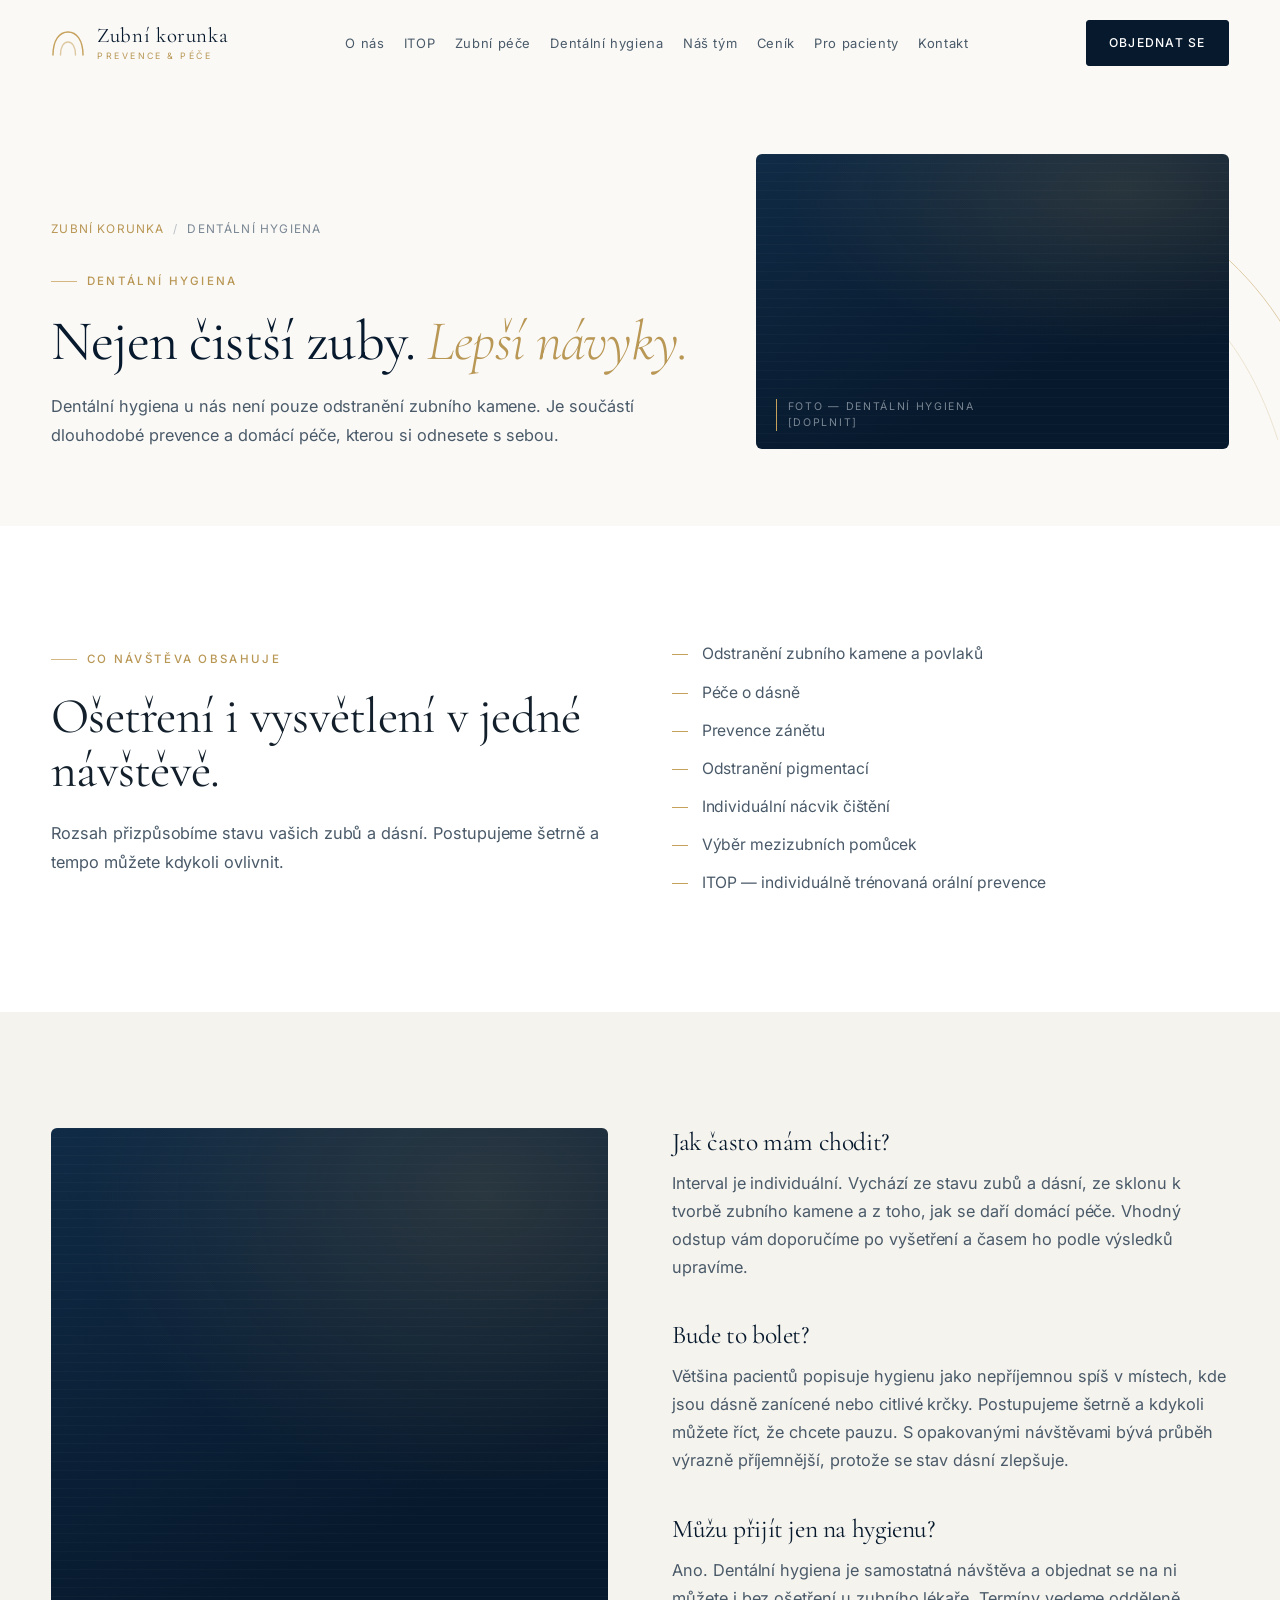
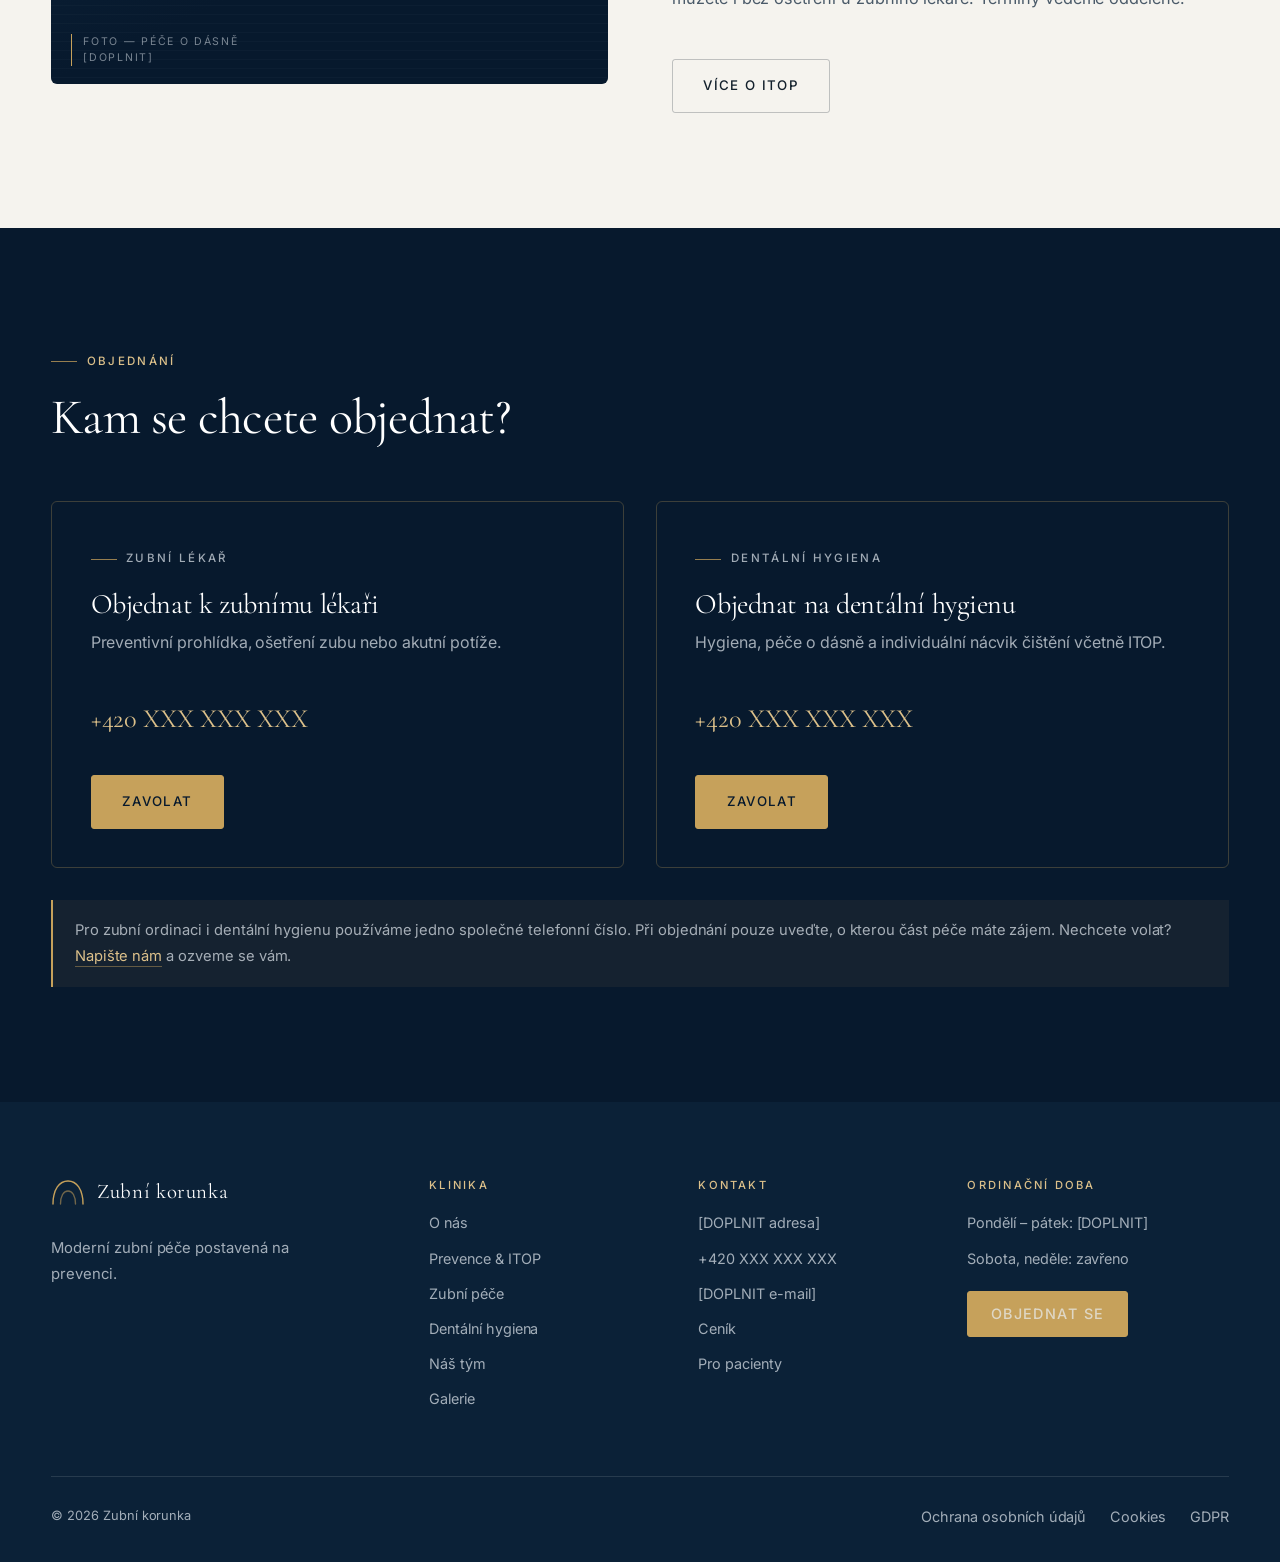
<file: dentalni-hygiena.html>
<!DOCTYPE html>
<html lang="cs">
<head>
<meta charset="UTF-8">
<meta name="viewport" content="width=device-width, initial-scale=1">
<title>Dentální hygiena | Zubní korunka</title>
<meta name="description" content="Dentální hygiena propojená s prevencí a individuálním nácvikem domácí péče. Odstranění zubního kamene, péče o dásně, pigmentace a ITOP.">
<meta name="theme-color" content="#07192D">
<link rel="canonical" href="https://www.zubnikorunka.cz/dentalni-hygiena.html">

<meta property="og:type" content="website">
<meta property="og:locale" content="cs_CZ">
<meta property="og:site_name" content="Zubní korunka">
<meta property="og:title" content="Dentální hygiena | Zubní korunka">
<meta property="og:description" content="Dentální hygiena propojená s prevencí a individuálním nácvikem domácí péče. Odstranění zubního kamene, péče o dásně, pigmentace a ITOP.">
<meta property="og:url" content="https://www.zubnikorunka.cz/dentalni-hygiena.html">
<meta property="og:image" content="https://www.zubnikorunka.cz/img/og-zubni-korunka.jpg">
<meta name="twitter:card" content="summary_large_image">

<link rel="icon" href="favicon.svg" type="image/svg+xml">
<link rel="preconnect" href="https://fonts.googleapis.com">
<link rel="preconnect" href="https://fonts.gstatic.com" crossorigin>
<link href="https://fonts.googleapis.com/css2?family=Cormorant+Garamond:ital,wght@0,300;0,400;0,500;0,600;1,300;1,400&family=Inter:wght@300;400;500;600&display=swap" rel="stylesheet">
<link rel="stylesheet" href="css/style.css">
<script type="application/ld+json">
{
  "@context": "https://schema.org",
  "@type": "Dentist",
  "name": "Zubn\u00ed korunka",
  "description": "Soukrom\u00e1 zubn\u00ed klinika zam\u011b\u0159en\u00e1 na prevenci, dent\u00e1ln\u00ed hygienu a individu\u00e1ln\u011b tr\u00e9novanou or\u00e1ln\u00ed prevenci ITOP.",
  "url": "https://www.zubnikorunka.cz/",
  "telephone": "+420XXXXXXXXX",
  "email": "[DOPLNIT]",
  "image": "https://www.zubnikorunka.cz/img/og-zubni-korunka.jpg",
  "priceRange": "$$",
  "address": {
    "@type": "PostalAddress",
    "streetAddress": "[DOPLNIT]",
    "addressLocality": "[DOPLNIT]",
    "postalCode": "[DOPLNIT]",
    "addressCountry": "CZ"
  },
  "availableService": [
    { "@type": "MedicalProcedure", "name": "Preventivn\u00ed stomatologick\u00e1 prohl\u00eddka" },
    { "@type": "MedicalProcedure", "name": "Dent\u00e1ln\u00ed hygiena" },
    { "@type": "MedicalProcedure", "name": "ITOP \u2014 individu\u00e1ln\u011b tr\u00e9novan\u00e1 or\u00e1ln\u00ed prevence" }
  ]
}
</script>
</head>
<body>
<a class="skip" href="#main">Přeskočit na hlavní obsah</a>

<header class="header" id="header">
  <div class="container header__inner">
    <a class="brand" href="index.html" aria-label="Zubní korunka — úvodní stránka">
      <svg class="brand__mark" viewBox="0 0 34 26" aria-hidden="true">
        <path d="M2 25 C2 10 8.5 2 17 2 C25.5 2 32 10 32 25" stroke-linecap="round"/>
        <path d="M9.5 25 C9.5 17 12.5 12 17 12 C21.5 12 24.5 17 24.5 25" opacity=".55" stroke-linecap="round"/>
      </svg>
      <span class="brand__name">Zubní korunka<em>Prevence &amp; péče</em></span>
    </a>

    <nav class="nav" id="nav" aria-label="Hlavní navigace">
      <a href="index.html#o-nas">O nás</a>
      <a href="itop.html">ITOP</a>
      <a href="zubni-pece.html">Zubní péče</a>
      <a href="dentalni-hygiena.html" aria-current="page">Dentální hygiena</a>
      <a href="tym.html">Náš tým</a>
      <a href="cenik.html">Ceník</a>
      <a href="pro-pacienty.html">Pro pacienty</a>
      <a href="index.html#kontakt">Kontakt</a>
    </nav>

    <div class="header__cta">
      <a class="header__tel" href="tel:+420XXXXXXXXX">+420 XXX XXX XXX</a>
      <a class="btn btn--sm" href="index.html#objednani"><span>Objednat se</span></a>
      <button class="burger" id="burger" aria-expanded="false" aria-controls="mobile-nav" aria-label="Otevřít menu">
        <span></span><span></span><span></span>
      </button>
    </div>
  </div>
</header>

<div class="mobile-nav" id="mobile-nav">
  <nav aria-label="Mobilní navigace">
    <a class="mlink" href="index.html#o-nas">O nás <i>01</i></a>
    <a class="mlink" href="itop.html">ITOP <i>02</i></a>
    <a class="mlink" href="zubni-pece.html">Zubní péče <i>03</i></a>
    <a class="mlink" href="dentalni-hygiena.html">Dentální hygiena <i>04</i></a>
    <a class="mlink" href="tym.html">Náš tým <i>05</i></a>
    <a class="mlink" href="cenik.html">Ceník <i>06</i></a>
    <a class="mlink" href="pro-pacienty.html">Pro pacienty <i>07</i></a>
    <a class="mlink" href="index.html#kontakt">Kontakt <i>08</i></a>
  </nav>
  <div class="mobile-nav__foot">
    <a class="btn btn--gold" href="index.html#objednani"><span>Objednat se</span></a>
    <a class="btn btn--light" href="tel:+420XXXXXXXXX"><span>+420 XXX XXX XXX</span></a>
  </div>
</div>

<main id="main">

<section class="page-hero">
  <svg class="arc page-hero__arc" viewBox="0 0 400 300" preserveAspectRatio="none" aria-hidden="true">
    <path d="M0 295 C 70 30 330 30 400 295"/>
    <path d="M40 298 C 100 90 300 90 360 298" opacity=".45"/>
  </svg>
  <div class="container">
    <div class="page-hero__inner">
      <div class="rv">
        <nav class="crumbs" aria-label="Drobečková navigace">
          <a href="index.html">Zubní korunka</a><span>/</span>Dentální hygiena
        </nav>
        <p class="eyebrow">Dentální hygiena</p>
        <h1>Nejen čistší zuby. <em>Lepší návyky.</em></h1>
        <p class="lead">Dentální hygiena u nás není pouze odstranění zubního kamene. Je součástí dlouhodobé prevence a domácí péče, kterou si odnesete s sebou.</p>
      </div>
      <div class="rv rv-d1"><figure class="photo photo--wide" role="img" aria-label="Dentální hygiena v Zubní korunce">
    <!-- <img src="img/dentalni-hygiena.jpg" alt="Dentální hygiena v Zubní korunce" loading="lazy" decoding="async"> -->
    <figcaption class="photo__tag">Foto — dentální hygiena<br>[DOPLNIT]</figcaption>
  </figure></div>
    </div>
  </div>
</section>

<section class="section">
  <div class="container split">
    <div class="rv">
      <p class="eyebrow">Co návštěva obsahuje</p>
      <h2 class="h2">Ošetření i vysvětlení v jedné návštěvě.</h2>
      <p class="lead" style="margin-top:1.35rem">
        Rozsah přizpůsobíme stavu vašich zubů a dásní. Postupujeme šetrně a tempo
        můžete kdykoli ovlivnit.
      </p>
    </div>
    <div class="rv rv-d1">
      <ul class="checklist" style="margin-top:0">
        <li>Odstranění zubního kamene a povlaků</li>
        <li>Péče o dásně</li>
        <li>Prevence zánětu</li>
        <li>Odstranění pigmentací</li>
        <li>Individuální nácvik čištění</li>
        <li>Výběr mezizubních pomůcek</li>
        <li>ITOP — individuálně trénovaná orální prevence</li>
      </ul>
    </div>
  </div>
</section>

<section class="section section--surface">
  <div class="container split split--media-left">
    <div class="split__media rv">
      <figure class="photo photo--square" role="img" aria-label="Ošetření u dentální hygienistky">
    <!-- <img src="img/hygiena-detail.jpg" alt="Ošetření u dentální hygienistky" loading="lazy" decoding="async"> -->
    <figcaption class="photo__tag">Foto — péče o dásně<br>[DOPLNIT]</figcaption>
  </figure>
    </div>
    <div class="prose rv rv-d1">
      <h3>Jak často mám chodit?</h3>
      <p>
        Interval je individuální. Vychází ze stavu zubů a dásní, ze sklonu k tvorbě zubního kamene
        a z toho, jak se daří domácí péče. Vhodný odstup vám doporučíme po vyšetření a časem
        ho podle výsledků upravíme.
      </p>
      <h3>Bude to bolet?</h3>
      <p>
        Většina pacientů popisuje hygienu jako nepříjemnou spíš v místech, kde jsou dásně zanícené
        nebo citlivé krčky. Postupujeme šetrně a kdykoli můžete říct, že chcete pauzu.
        S opakovanými návštěvami bývá průběh výrazně příjemnější, protože se stav dásní zlepšuje.
      </p>
      <h3>Můžu přijít jen na hygienu?</h3>
      <p>
        Ano. Dentální hygiena je samostatná návštěva a objednat se na ni můžete i bez ošetření
        u zubního lékaře. Termíny vedeme odděleně.
      </p>
      <a class="btn btn--ghost" href="itop.html" style="margin-top:1.75rem"><span>Více o ITOP</span></a>
    </div>
  </div>
</section>

<section class="section section--navy">
  <div class="container">
    <div class="rv">
      <p class="eyebrow">Objednání</p>
      <h2 class="h2 head">Kam se chcete objednat?</h2>
    </div>

    <div class="book book--navy">
      <article class="book-card rv">
        <p class="eyebrow">Zubní lékař</p>
        <h3>Objednat k zubnímu lékaři</h3>
        <p>Preventivní prohlídka, ošetření zubu nebo akutní potíže.</p>
        <a class="tel" href="tel:+420XXXXXXXXX">+420 XXX XXX XXX</a>
        <div class="btn-row">
          <a class="btn btn--gold" href="tel:+420XXXXXXXXX"><span>Zavolat</span></a>
        </div>
      </article>

      <article class="book-card rv rv-d1">
        <p class="eyebrow">Dentální hygiena</p>
        <h3>Objednat na dentální hygienu</h3>
        <p>Hygiena, péče o dásně a individuální nácvik čištění včetně ITOP.</p>
        <a class="tel" href="tel:+420XXXXXXXXX">+420 XXX XXX XXX</a>
        <div class="btn-row">
          <a class="btn btn--gold" href="tel:+420XXXXXXXXX"><span>Zavolat</span></a>
        </div>
      </article>
    </div>

    <p class="note--navy rv">
      Pro zubní ordinaci i dentální hygienu používáme jedno společné telefonní číslo.
      Při objednání pouze uveďte, o kterou část péče máte zájem.
      Nechcete volat? <a href="#" data-modal-open="lekar">Napište nám</a> a ozveme se vám.
    </p>
  </div>
</section>

</main>

<footer class="footer">
  <div class="container">
    <div class="footer__grid">
      <div>
        <a class="brand" href="index.html">
          <svg class="brand__mark" viewBox="0 0 34 26" aria-hidden="true">
        <path d="M2 25 C2 10 8.5 2 17 2 C25.5 2 32 10 32 25" stroke-linecap="round"/>
        <path d="M9.5 25 C9.5 17 12.5 12 17 12 C21.5 12 24.5 17 24.5 25" opacity=".55" stroke-linecap="round"/>
      </svg>
          <span class="brand__name">Zubní korunka</span>
        </a>
        <p class="footer__claim">Moderní zubní péče postavená na prevenci.</p>
      </div>

      <nav aria-label="Navigace v patičce">
        <h4>Klinika</h4>
        <ul>
          <li><a href="index.html#o-nas">O nás</a></li>
          <li><a href="itop.html">Prevence &amp; ITOP</a></li>
          <li><a href="zubni-pece.html">Zubní péče</a></li>
          <li><a href="dentalni-hygiena.html">Dentální hygiena</a></li>
          <li><a href="tym.html">Náš tým</a></li>
          <li><a href="galerie.html">Galerie</a></li>
        </ul>
      </nav>

      <div>
        <h4>Kontakt</h4>
        <ul>
          <li>[DOPLNIT adresa]</li>
          <li><a href="tel:+420XXXXXXXXX">+420 XXX XXX XXX</a></li>
          <li><a href="mailto:[DOPLNIT]">[DOPLNIT e-mail]</a></li>
          <li><a href="cenik.html">Ceník</a></li>
          <li><a href="pro-pacienty.html">Pro pacienty</a></li>
        </ul>
      </div>

      <div>
        <h4>Ordinační doba</h4>
        <ul>
          <li>Pondělí – pátek: [DOPLNIT]</li>
          <li>Sobota, neděle: zavřeno</li>
        </ul>
        <a class="btn btn--gold btn--sm" href="index.html#objednani" style="margin-top:1.25rem"><span>Objednat se</span></a>
      </div>
    </div>

    <div class="footer__bottom">
      <span>© <span id="rok">2026</span> Zubní korunka</span>
      <div class="footer__legal">
        <a href="#">Ochrana osobních údajů</a>
        <a href="#">Cookies</a>
        <a href="#">GDPR</a>
      </div>
    </div>
  </div>
</footer>

<div class="mbar" aria-label="Rychlý kontakt">
  <a href="tel:+420XXXXXXXXX">Zavolat</a>
  <a class="is-gold" href="index.html#objednani">Objednat se</a>
</div>

<div class="modal" id="modal-form" role="dialog" aria-modal="true" aria-labelledby="modal-title">
  <div class="modal__bg" data-modal-close></div>
  <div class="modal__box">
    <button class="modal__close" data-modal-close aria-label="Zavřít formulář">&times;</button>
    <p class="eyebrow">Objednání</p>
    <h2 class="h3" id="modal-title" style="font-size:1.85rem;color:var(--navy-900)">Napište nám, ozveme se</h2>

    <!-- action doplňte podle hostingu, např. odeslat.php -->
    <form class="form" action="#" method="post" novalidate>
      <div class="form__grid">
        <div class="field field--full">
          <label id="lbl-typ">Chci se objednat</label>
          <div class="choice" role="radiogroup" aria-labelledby="lbl-typ">
            <div style="position:relative">
              <input type="radio" id="typ-lekar" name="typ" value="Zubní lékař" checked>
              <label for="typ-lekar">Zubní lékař</label>
            </div>
            <div style="position:relative">
              <input type="radio" id="typ-hygiena" name="typ" value="Dentální hygiena">
              <label for="typ-hygiena">Dentální hygiena</label>
            </div>
          </div>
        </div>
        <div class="field">
          <label for="jmeno">Jméno a příjmení</label>
          <input type="text" id="jmeno" name="jmeno" autocomplete="name" required>
        </div>
        <div class="field">
          <label for="telefon">Telefon</label>
          <input type="tel" id="telefon" name="telefon" autocomplete="tel" required>
        </div>
        <div class="field field--full">
          <label for="email">E-mail</label>
          <input type="email" id="email" name="email" autocomplete="email">
        </div>
        <div class="field field--full">
          <label for="zprava">Poznámka</label>
          <textarea id="zprava" name="zprava" placeholder="Napište nám, co potřebujete řešit, případně kdy se vám hodí termín."></textarea>
        </div>
      </div>
      <div class="form__foot">
        <button class="btn" type="submit"><span>Odeslat</span></button>
        <p class="form__note">Odesláním souhlasíte se zpracováním osobních údajů za účelem vyřízení objednávky. [DOPLNIT odkaz na zásady]</p>
      </div>
    </form>
  </div>
</div>

<script src="js/main.js"></script>
</body>
</html>
</file>
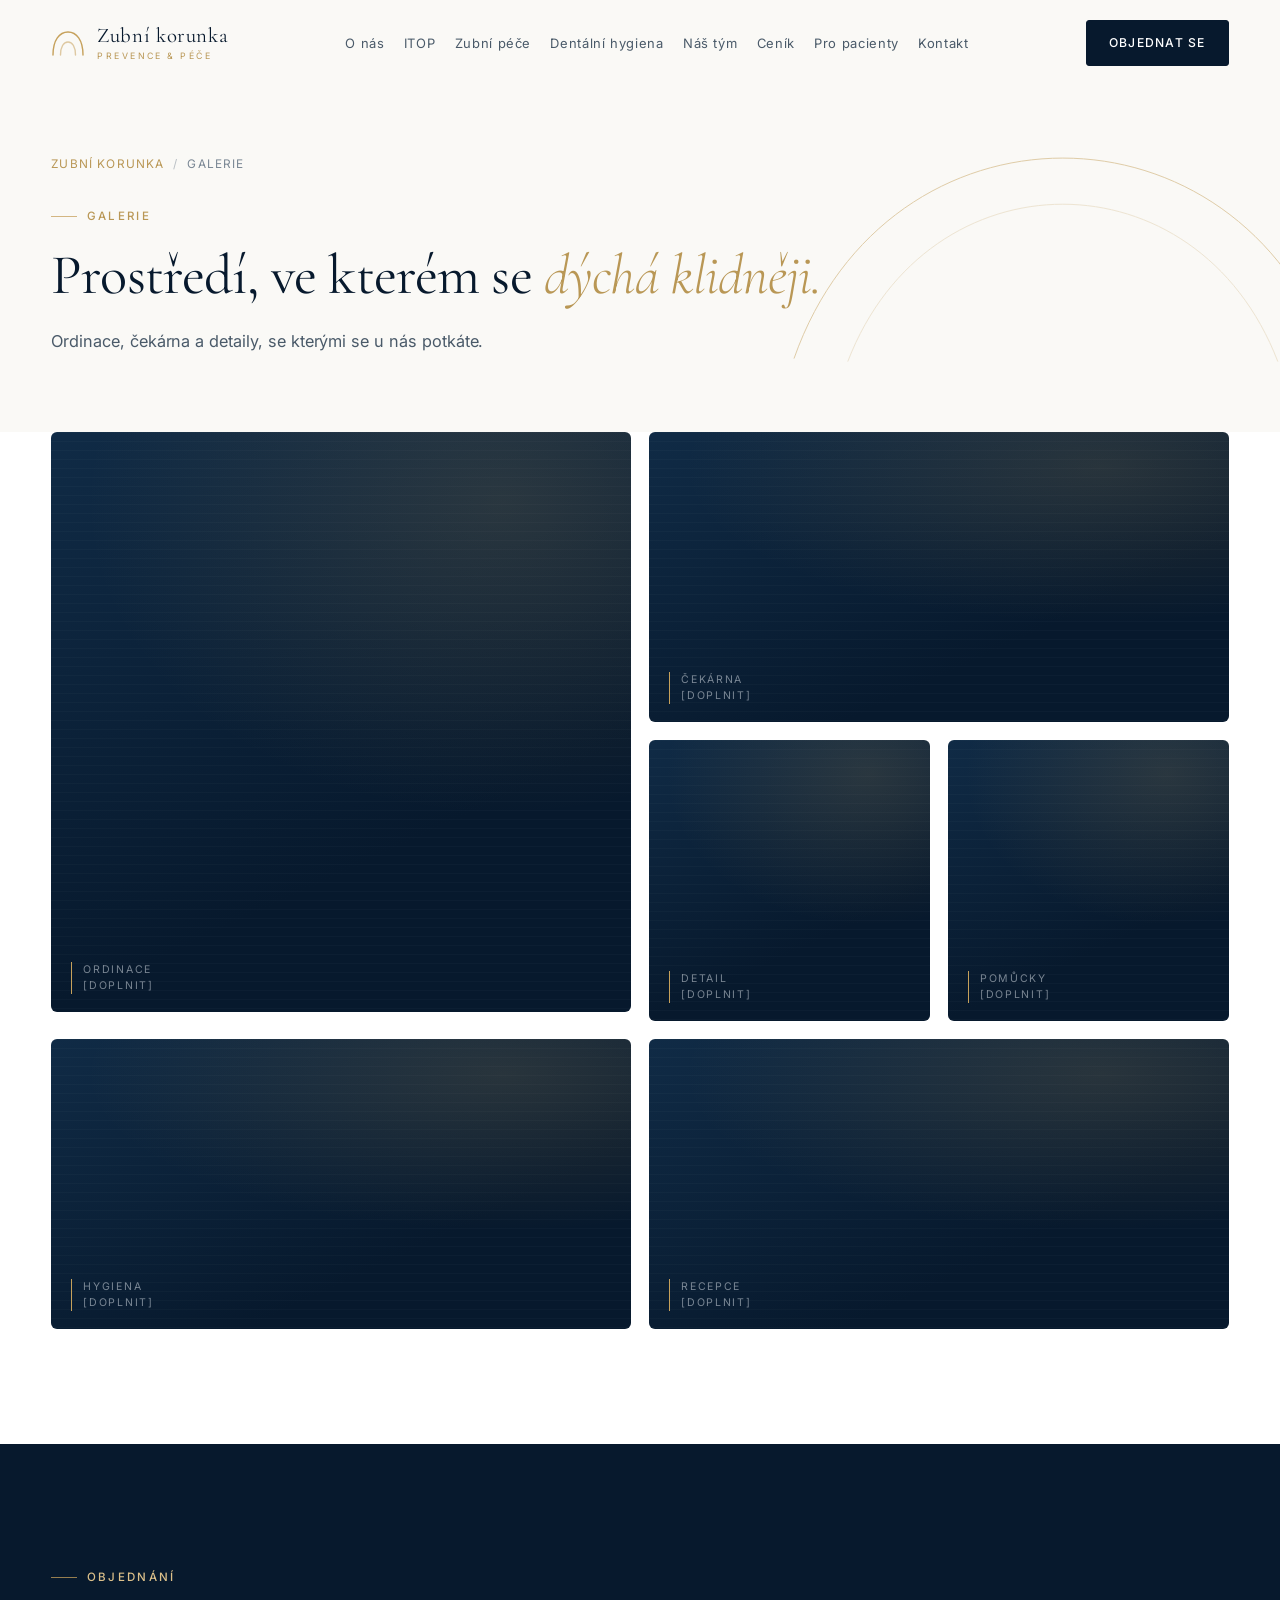
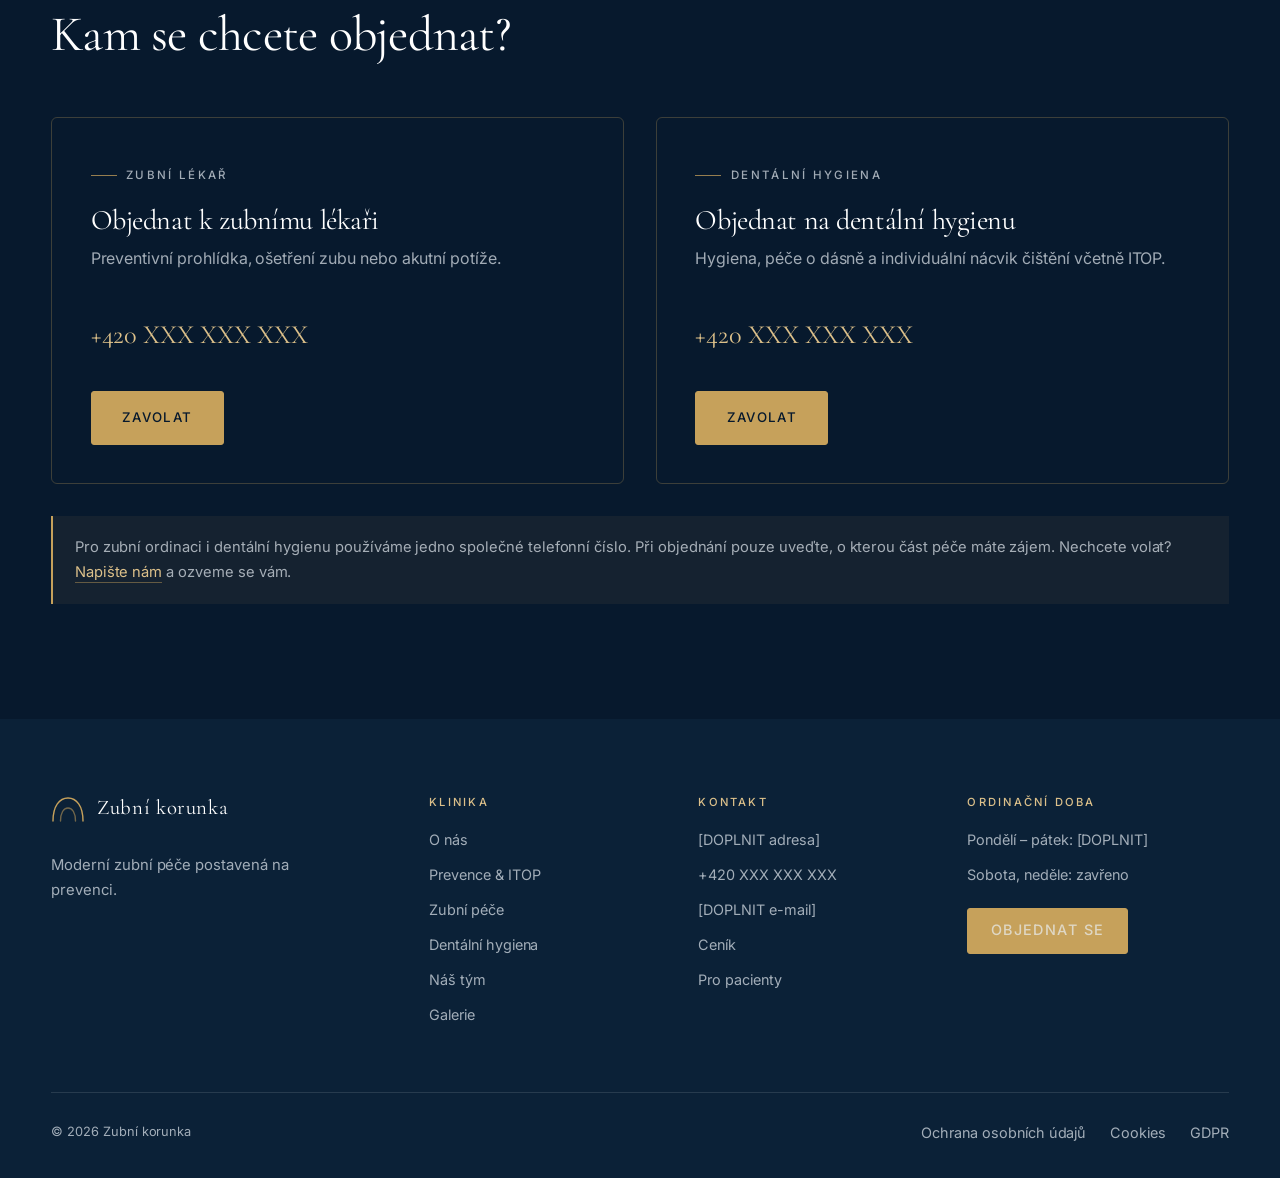
<file: galerie.html>
<!DOCTYPE html>
<html lang="cs">
<head>
<meta charset="UTF-8">
<meta name="viewport" content="width=device-width, initial-scale=1">
<title>Galerie | Zubní korunka</title>
<meta name="description" content="Prostředí kliniky Zubní korunka — ordinace, čekárna, vybavení a atmosféra.">
<meta name="theme-color" content="#07192D">
<link rel="canonical" href="https://www.zubnikorunka.cz/galerie.html">

<meta property="og:type" content="website">
<meta property="og:locale" content="cs_CZ">
<meta property="og:site_name" content="Zubní korunka">
<meta property="og:title" content="Galerie | Zubní korunka">
<meta property="og:description" content="Prostředí kliniky Zubní korunka — ordinace, čekárna, vybavení a atmosféra.">
<meta property="og:url" content="https://www.zubnikorunka.cz/galerie.html">
<meta property="og:image" content="https://www.zubnikorunka.cz/img/og-zubni-korunka.jpg">
<meta name="twitter:card" content="summary_large_image">

<link rel="icon" href="favicon.svg" type="image/svg+xml">
<link rel="preconnect" href="https://fonts.googleapis.com">
<link rel="preconnect" href="https://fonts.gstatic.com" crossorigin>
<link href="https://fonts.googleapis.com/css2?family=Cormorant+Garamond:ital,wght@0,300;0,400;0,500;0,600;1,300;1,400&family=Inter:wght@300;400;500;600&display=swap" rel="stylesheet">
<link rel="stylesheet" href="css/style.css">
<script type="application/ld+json">
{
  "@context": "https://schema.org",
  "@type": "Dentist",
  "name": "Zubn\u00ed korunka",
  "description": "Soukrom\u00e1 zubn\u00ed klinika zam\u011b\u0159en\u00e1 na prevenci, dent\u00e1ln\u00ed hygienu a individu\u00e1ln\u011b tr\u00e9novanou or\u00e1ln\u00ed prevenci ITOP.",
  "url": "https://www.zubnikorunka.cz/",
  "telephone": "+420XXXXXXXXX",
  "email": "[DOPLNIT]",
  "image": "https://www.zubnikorunka.cz/img/og-zubni-korunka.jpg",
  "priceRange": "$$",
  "address": {
    "@type": "PostalAddress",
    "streetAddress": "[DOPLNIT]",
    "addressLocality": "[DOPLNIT]",
    "postalCode": "[DOPLNIT]",
    "addressCountry": "CZ"
  },
  "availableService": [
    { "@type": "MedicalProcedure", "name": "Preventivn\u00ed stomatologick\u00e1 prohl\u00eddka" },
    { "@type": "MedicalProcedure", "name": "Dent\u00e1ln\u00ed hygiena" },
    { "@type": "MedicalProcedure", "name": "ITOP \u2014 individu\u00e1ln\u011b tr\u00e9novan\u00e1 or\u00e1ln\u00ed prevence" }
  ]
}
</script>
</head>
<body>
<a class="skip" href="#main">Přeskočit na hlavní obsah</a>

<header class="header" id="header">
  <div class="container header__inner">
    <a class="brand" href="index.html" aria-label="Zubní korunka — úvodní stránka">
      <svg class="brand__mark" viewBox="0 0 34 26" aria-hidden="true">
        <path d="M2 25 C2 10 8.5 2 17 2 C25.5 2 32 10 32 25" stroke-linecap="round"/>
        <path d="M9.5 25 C9.5 17 12.5 12 17 12 C21.5 12 24.5 17 24.5 25" opacity=".55" stroke-linecap="round"/>
      </svg>
      <span class="brand__name">Zubní korunka<em>Prevence &amp; péče</em></span>
    </a>

    <nav class="nav" id="nav" aria-label="Hlavní navigace">
      <a href="index.html#o-nas">O nás</a>
      <a href="itop.html">ITOP</a>
      <a href="zubni-pece.html">Zubní péče</a>
      <a href="dentalni-hygiena.html">Dentální hygiena</a>
      <a href="tym.html">Náš tým</a>
      <a href="cenik.html">Ceník</a>
      <a href="pro-pacienty.html">Pro pacienty</a>
      <a href="index.html#kontakt">Kontakt</a>
    </nav>

    <div class="header__cta">
      <a class="header__tel" href="tel:+420XXXXXXXXX">+420 XXX XXX XXX</a>
      <a class="btn btn--sm" href="index.html#objednani"><span>Objednat se</span></a>
      <button class="burger" id="burger" aria-expanded="false" aria-controls="mobile-nav" aria-label="Otevřít menu">
        <span></span><span></span><span></span>
      </button>
    </div>
  </div>
</header>

<div class="mobile-nav" id="mobile-nav">
  <nav aria-label="Mobilní navigace">
    <a class="mlink" href="index.html#o-nas">O nás <i>01</i></a>
    <a class="mlink" href="itop.html">ITOP <i>02</i></a>
    <a class="mlink" href="zubni-pece.html">Zubní péče <i>03</i></a>
    <a class="mlink" href="dentalni-hygiena.html">Dentální hygiena <i>04</i></a>
    <a class="mlink" href="tym.html">Náš tým <i>05</i></a>
    <a class="mlink" href="cenik.html">Ceník <i>06</i></a>
    <a class="mlink" href="pro-pacienty.html">Pro pacienty <i>07</i></a>
    <a class="mlink" href="index.html#kontakt">Kontakt <i>08</i></a>
  </nav>
  <div class="mobile-nav__foot">
    <a class="btn btn--gold" href="index.html#objednani"><span>Objednat se</span></a>
    <a class="btn btn--light" href="tel:+420XXXXXXXXX"><span>+420 XXX XXX XXX</span></a>
  </div>
</div>

<main id="main">

<section class="page-hero">
  <svg class="arc page-hero__arc" viewBox="0 0 400 300" preserveAspectRatio="none" aria-hidden="true">
    <path d="M0 295 C 70 30 330 30 400 295"/>
    <path d="M40 298 C 100 90 300 90 360 298" opacity=".45"/>
  </svg>
  <div class="container">
    <div class="page-hero__inner" style="grid-template-columns:1fr">
      <div class="rv">
        <nav class="crumbs" aria-label="Drobečková navigace">
          <a href="index.html">Zubní korunka</a><span>/</span>Galerie
        </nav>
        <p class="eyebrow">Galerie</p>
        <h1>Prostředí, ve kterém se <em>dýchá klidněji.</em></h1>
        <p class="lead">Ordinace, čekárna a detaily, se kterými se u nás potkáte.</p>
      </div>
      
    </div>
  </div>
</section>

<section class="section" style="padding-top:0">
  <div class="container">
    <div class="gallery" style="margin-top:0">
      <figure class="photo g1 rv" role="img" aria-label="Ordinace Zubní korunka">
    <!-- <img src="img/galerie-01.jpg" alt="Ordinace Zubní korunka" loading="lazy" decoding="async"> -->
    <figcaption class="photo__tag">Ordinace<br>[DOPLNIT]</figcaption>
  </figure>
      <figure class="photo g2 rv rv-d1" role="img" aria-label="Čekárna Zubní korunka">
    <!-- <img src="img/galerie-02.jpg" alt="Čekárna Zubní korunka" loading="lazy" decoding="async"> -->
    <figcaption class="photo__tag">Čekárna<br>[DOPLNIT]</figcaption>
  </figure>
      <figure class="photo g3 rv rv-d2" role="img" aria-label="Detail vybavení ordinace">
    <!-- <img src="img/galerie-03.jpg" alt="Detail vybavení ordinace" loading="lazy" decoding="async"> -->
    <figcaption class="photo__tag">Detail<br>[DOPLNIT]</figcaption>
  </figure>
      <figure class="photo g4 rv rv-d3" role="img" aria-label="Pomůcky pro domácí péči">
    <!-- <img src="img/galerie-04.jpg" alt="Pomůcky pro domácí péči" loading="lazy" decoding="async"> -->
    <figcaption class="photo__tag">Pomůcky<br>[DOPLNIT]</figcaption>
  </figure>
      <figure class="photo g5 rv" role="img" aria-label="Práce dentální hygienistky">
    <!-- <img src="img/galerie-05.jpg" alt="Práce dentální hygienistky" loading="lazy" decoding="async"> -->
    <figcaption class="photo__tag">Hygiena<br>[DOPLNIT]</figcaption>
  </figure>
      <figure class="photo g6 rv rv-d1" role="img" aria-label="Recepce a vstup do kliniky">
    <!-- <img src="img/galerie-06.jpg" alt="Recepce a vstup do kliniky" loading="lazy" decoding="async"> -->
    <figcaption class="photo__tag">Recepce<br>[DOPLNIT]</figcaption>
  </figure>
    </div>
  </div>
</section>

<section class="section section--navy">
  <div class="container">
    <div class="rv">
      <p class="eyebrow">Objednání</p>
      <h2 class="h2 head">Kam se chcete objednat?</h2>
    </div>

    <div class="book book--navy">
      <article class="book-card rv">
        <p class="eyebrow">Zubní lékař</p>
        <h3>Objednat k zubnímu lékaři</h3>
        <p>Preventivní prohlídka, ošetření zubu nebo akutní potíže.</p>
        <a class="tel" href="tel:+420XXXXXXXXX">+420 XXX XXX XXX</a>
        <div class="btn-row">
          <a class="btn btn--gold" href="tel:+420XXXXXXXXX"><span>Zavolat</span></a>
        </div>
      </article>

      <article class="book-card rv rv-d1">
        <p class="eyebrow">Dentální hygiena</p>
        <h3>Objednat na dentální hygienu</h3>
        <p>Hygiena, péče o dásně a individuální nácvik čištění včetně ITOP.</p>
        <a class="tel" href="tel:+420XXXXXXXXX">+420 XXX XXX XXX</a>
        <div class="btn-row">
          <a class="btn btn--gold" href="tel:+420XXXXXXXXX"><span>Zavolat</span></a>
        </div>
      </article>
    </div>

    <p class="note--navy rv">
      Pro zubní ordinaci i dentální hygienu používáme jedno společné telefonní číslo.
      Při objednání pouze uveďte, o kterou část péče máte zájem.
      Nechcete volat? <a href="#" data-modal-open="lekar">Napište nám</a> a ozveme se vám.
    </p>
  </div>
</section>

</main>

<footer class="footer">
  <div class="container">
    <div class="footer__grid">
      <div>
        <a class="brand" href="index.html">
          <svg class="brand__mark" viewBox="0 0 34 26" aria-hidden="true">
        <path d="M2 25 C2 10 8.5 2 17 2 C25.5 2 32 10 32 25" stroke-linecap="round"/>
        <path d="M9.5 25 C9.5 17 12.5 12 17 12 C21.5 12 24.5 17 24.5 25" opacity=".55" stroke-linecap="round"/>
      </svg>
          <span class="brand__name">Zubní korunka</span>
        </a>
        <p class="footer__claim">Moderní zubní péče postavená na prevenci.</p>
      </div>

      <nav aria-label="Navigace v patičce">
        <h4>Klinika</h4>
        <ul>
          <li><a href="index.html#o-nas">O nás</a></li>
          <li><a href="itop.html">Prevence &amp; ITOP</a></li>
          <li><a href="zubni-pece.html">Zubní péče</a></li>
          <li><a href="dentalni-hygiena.html">Dentální hygiena</a></li>
          <li><a href="tym.html">Náš tým</a></li>
          <li><a href="galerie.html">Galerie</a></li>
        </ul>
      </nav>

      <div>
        <h4>Kontakt</h4>
        <ul>
          <li>[DOPLNIT adresa]</li>
          <li><a href="tel:+420XXXXXXXXX">+420 XXX XXX XXX</a></li>
          <li><a href="mailto:[DOPLNIT]">[DOPLNIT e-mail]</a></li>
          <li><a href="cenik.html">Ceník</a></li>
          <li><a href="pro-pacienty.html">Pro pacienty</a></li>
        </ul>
      </div>

      <div>
        <h4>Ordinační doba</h4>
        <ul>
          <li>Pondělí – pátek: [DOPLNIT]</li>
          <li>Sobota, neděle: zavřeno</li>
        </ul>
        <a class="btn btn--gold btn--sm" href="index.html#objednani" style="margin-top:1.25rem"><span>Objednat se</span></a>
      </div>
    </div>

    <div class="footer__bottom">
      <span>© <span id="rok">2026</span> Zubní korunka</span>
      <div class="footer__legal">
        <a href="#">Ochrana osobních údajů</a>
        <a href="#">Cookies</a>
        <a href="#">GDPR</a>
      </div>
    </div>
  </div>
</footer>

<div class="mbar" aria-label="Rychlý kontakt">
  <a href="tel:+420XXXXXXXXX">Zavolat</a>
  <a class="is-gold" href="index.html#objednani">Objednat se</a>
</div>

<div class="modal" id="modal-form" role="dialog" aria-modal="true" aria-labelledby="modal-title">
  <div class="modal__bg" data-modal-close></div>
  <div class="modal__box">
    <button class="modal__close" data-modal-close aria-label="Zavřít formulář">&times;</button>
    <p class="eyebrow">Objednání</p>
    <h2 class="h3" id="modal-title" style="font-size:1.85rem;color:var(--navy-900)">Napište nám, ozveme se</h2>

    <!-- action doplňte podle hostingu, např. odeslat.php -->
    <form class="form" action="#" method="post" novalidate>
      <div class="form__grid">
        <div class="field field--full">
          <label id="lbl-typ">Chci se objednat</label>
          <div class="choice" role="radiogroup" aria-labelledby="lbl-typ">
            <div style="position:relative">
              <input type="radio" id="typ-lekar" name="typ" value="Zubní lékař" checked>
              <label for="typ-lekar">Zubní lékař</label>
            </div>
            <div style="position:relative">
              <input type="radio" id="typ-hygiena" name="typ" value="Dentální hygiena">
              <label for="typ-hygiena">Dentální hygiena</label>
            </div>
          </div>
        </div>
        <div class="field">
          <label for="jmeno">Jméno a příjmení</label>
          <input type="text" id="jmeno" name="jmeno" autocomplete="name" required>
        </div>
        <div class="field">
          <label for="telefon">Telefon</label>
          <input type="tel" id="telefon" name="telefon" autocomplete="tel" required>
        </div>
        <div class="field field--full">
          <label for="email">E-mail</label>
          <input type="email" id="email" name="email" autocomplete="email">
        </div>
        <div class="field field--full">
          <label for="zprava">Poznámka</label>
          <textarea id="zprava" name="zprava" placeholder="Napište nám, co potřebujete řešit, případně kdy se vám hodí termín."></textarea>
        </div>
      </div>
      <div class="form__foot">
        <button class="btn" type="submit"><span>Odeslat</span></button>
        <p class="form__note">Odesláním souhlasíte se zpracováním osobních údajů za účelem vyřízení objednávky. [DOPLNIT odkaz na zásady]</p>
      </div>
    </form>
  </div>
</div>

<script src="js/main.js"></script>
</body>
</html>
</file>
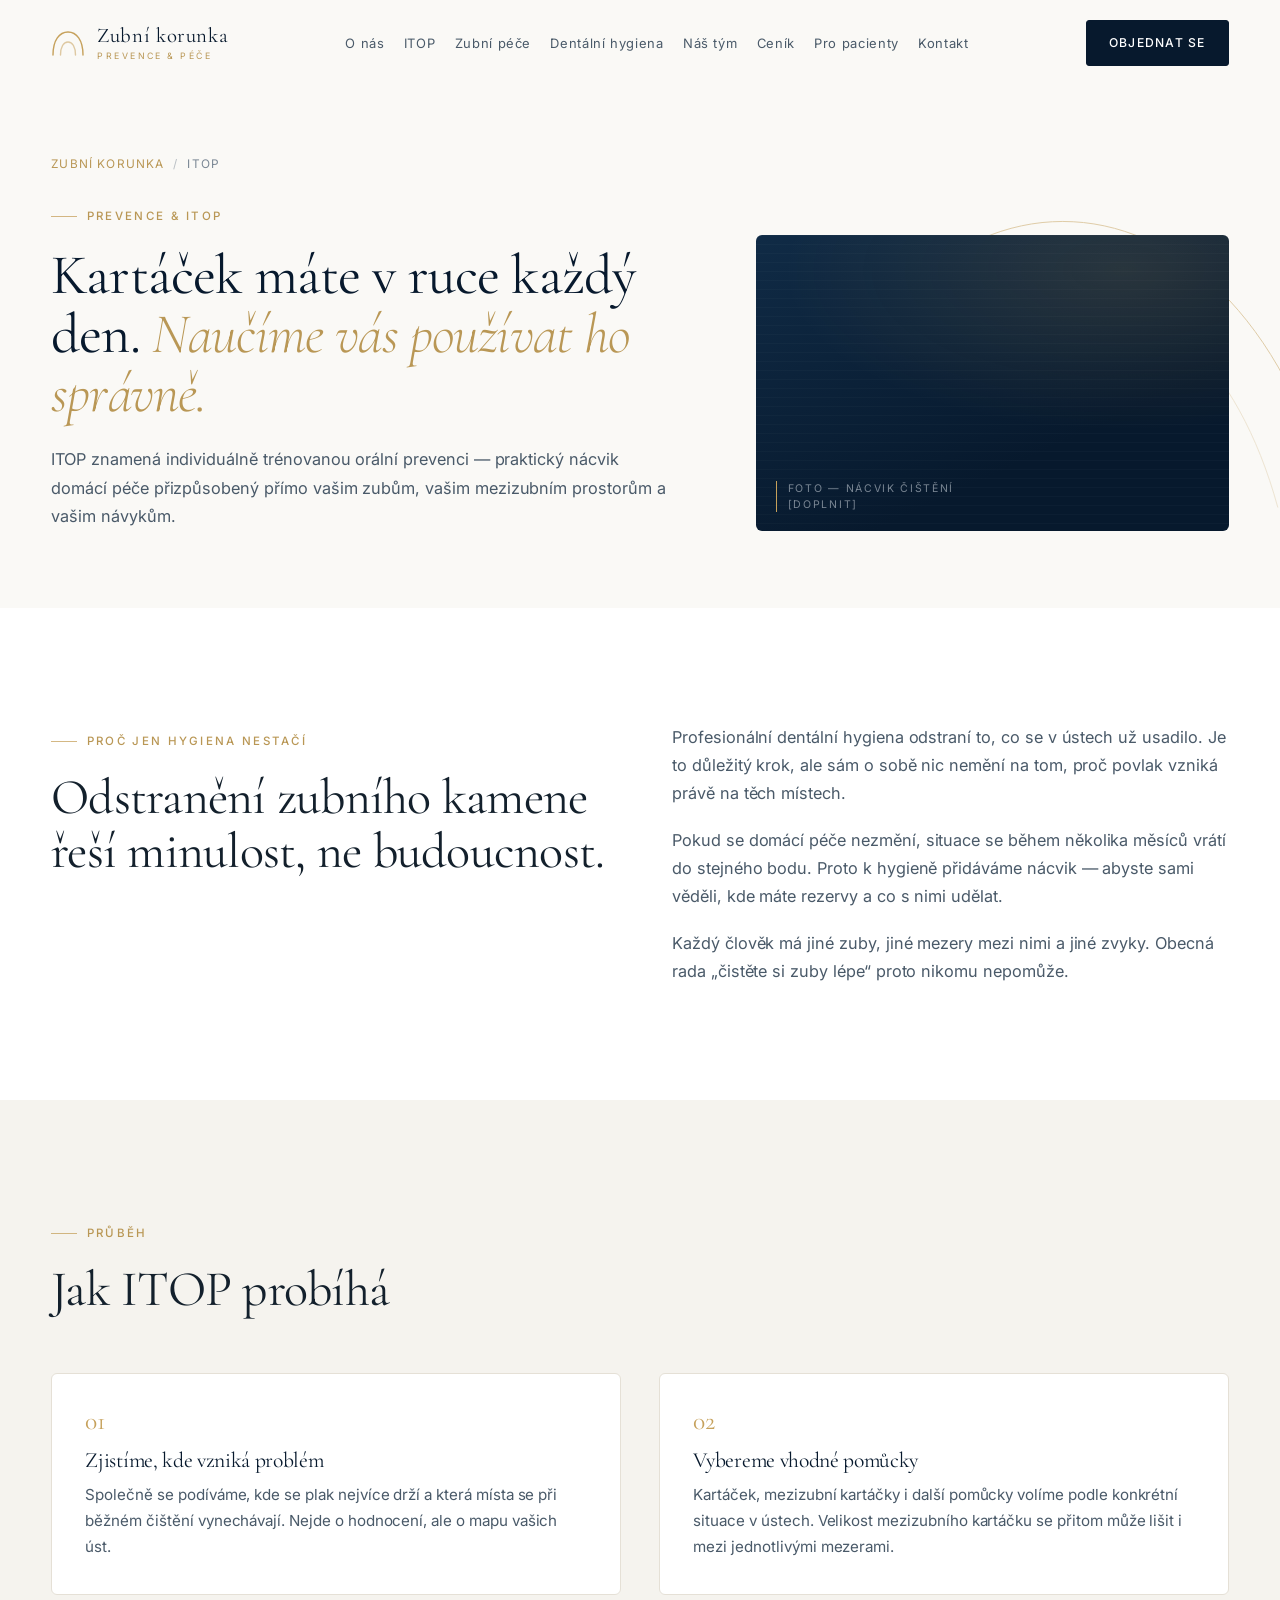
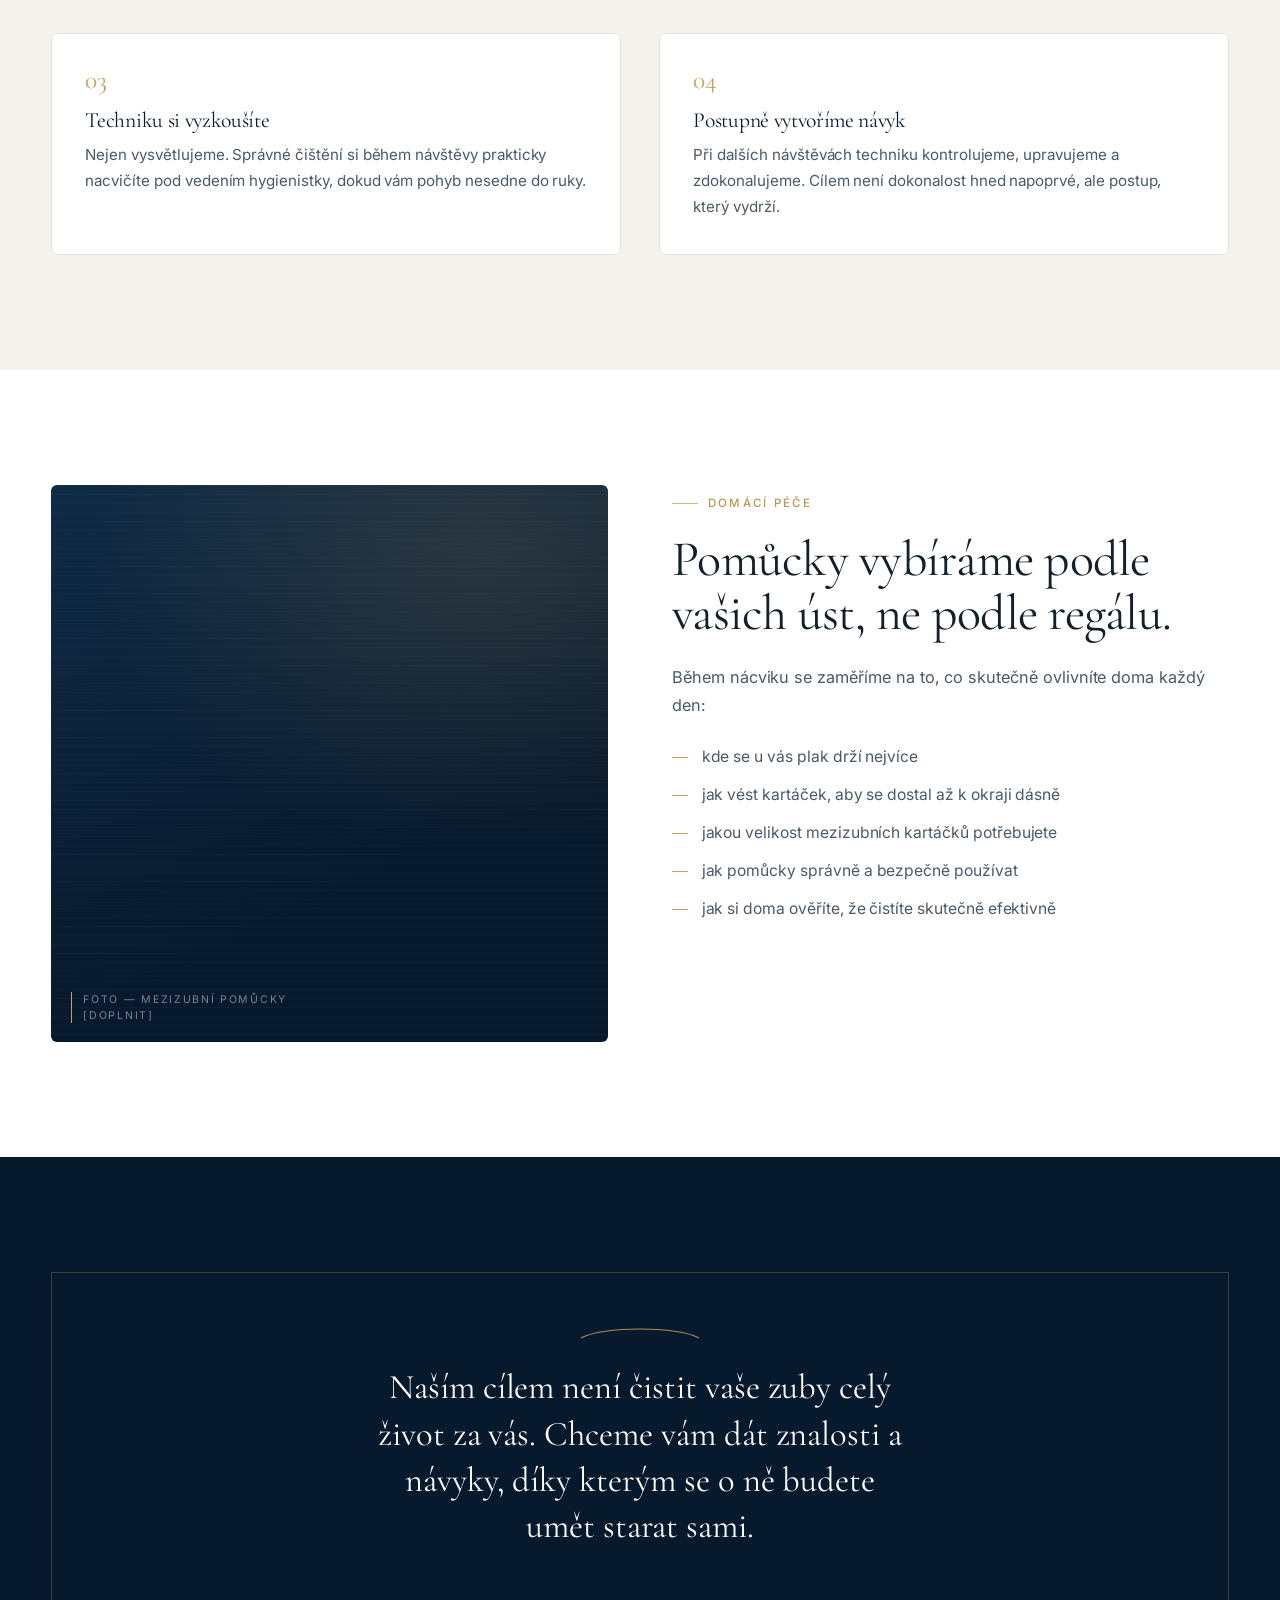
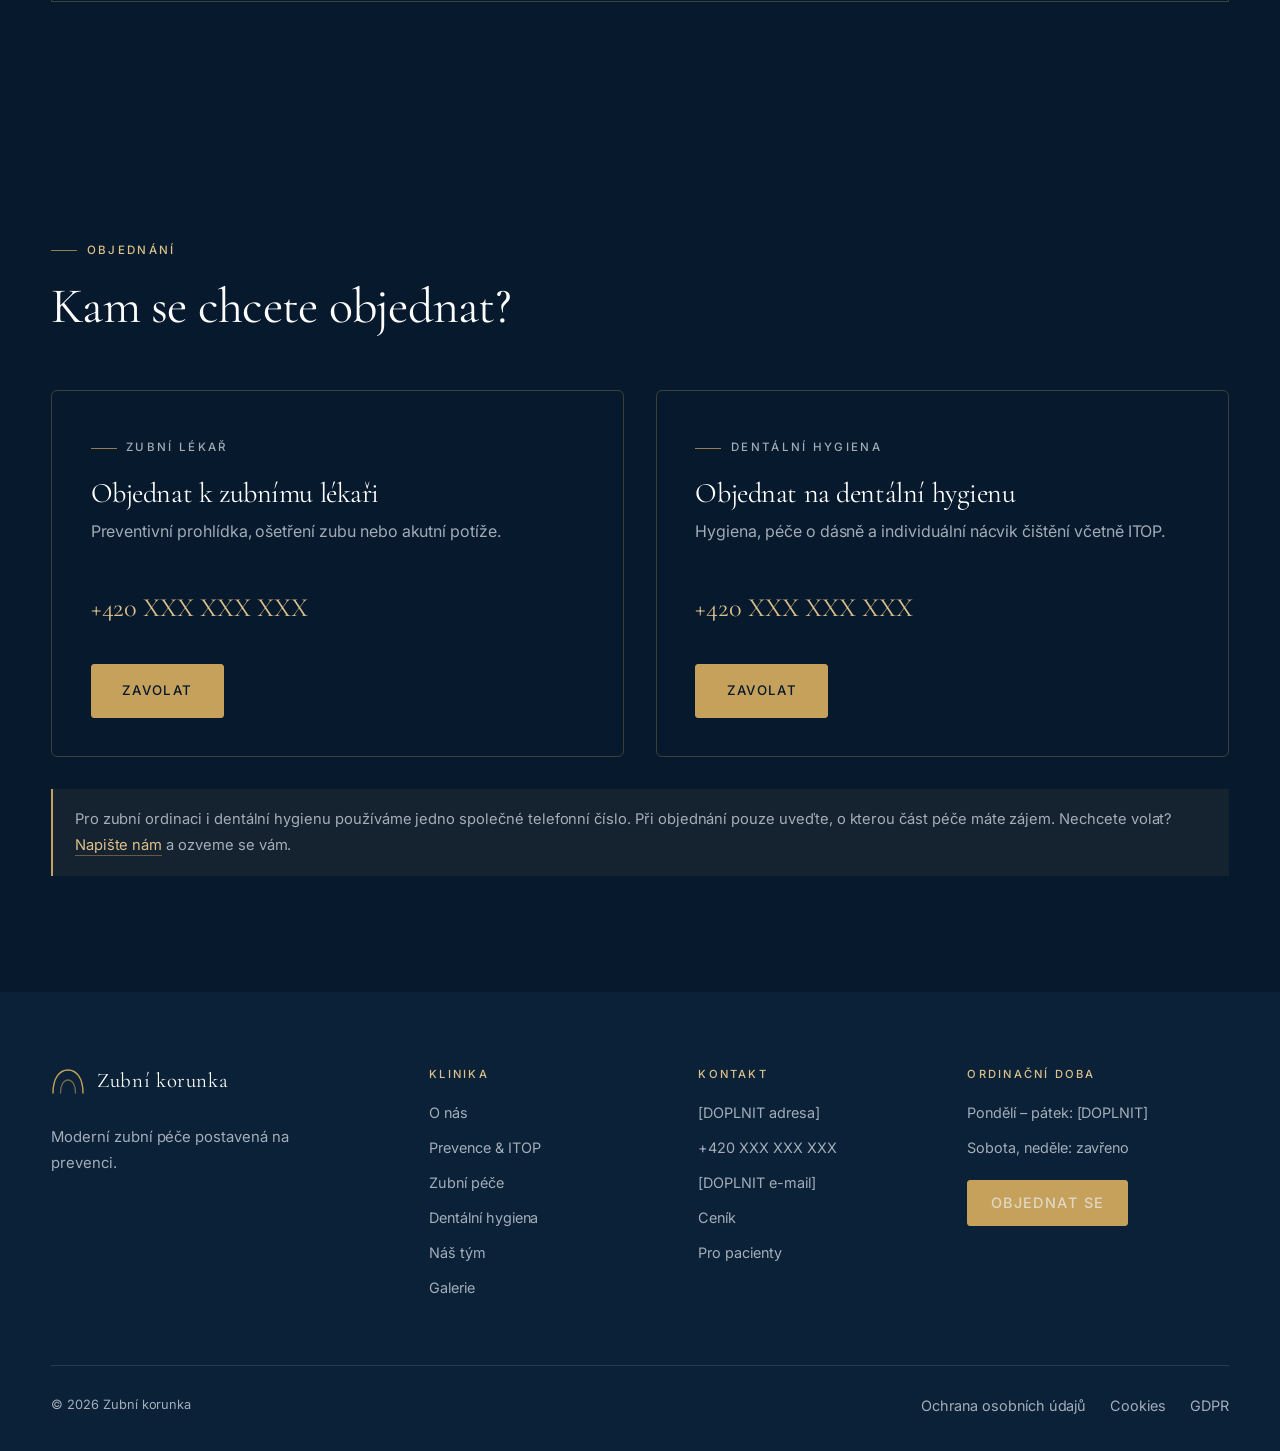
<file: itop.html>
<!DOCTYPE html>
<html lang="cs">
<head>
<meta charset="UTF-8">
<meta name="viewport" content="width=device-width, initial-scale=1">
<title>ITOP — individuálně trénovaná orální prevence | Zubní korunka</title>
<meta name="description" content="ITOP je individuální praktický nácvik domácí péče přizpůsobený vašim zubům. Vysvětlíme, jak probíhá a proč samotné odstranění zubního kamene nestačí.">
<meta name="theme-color" content="#07192D">
<link rel="canonical" href="https://www.zubnikorunka.cz/itop.html">

<meta property="og:type" content="website">
<meta property="og:locale" content="cs_CZ">
<meta property="og:site_name" content="Zubní korunka">
<meta property="og:title" content="ITOP — individuálně trénovaná orální prevence | Zubní korunka">
<meta property="og:description" content="ITOP je individuální praktický nácvik domácí péče přizpůsobený vašim zubům. Vysvětlíme, jak probíhá a proč samotné odstranění zubního kamene nestačí.">
<meta property="og:url" content="https://www.zubnikorunka.cz/itop.html">
<meta property="og:image" content="https://www.zubnikorunka.cz/img/og-zubni-korunka.jpg">
<meta name="twitter:card" content="summary_large_image">

<link rel="icon" href="favicon.svg" type="image/svg+xml">
<link rel="preconnect" href="https://fonts.googleapis.com">
<link rel="preconnect" href="https://fonts.gstatic.com" crossorigin>
<link href="https://fonts.googleapis.com/css2?family=Cormorant+Garamond:ital,wght@0,300;0,400;0,500;0,600;1,300;1,400&family=Inter:wght@300;400;500;600&display=swap" rel="stylesheet">
<link rel="stylesheet" href="css/style.css">
<script type="application/ld+json">
{
  "@context": "https://schema.org",
  "@type": "Dentist",
  "name": "Zubn\u00ed korunka",
  "description": "Soukrom\u00e1 zubn\u00ed klinika zam\u011b\u0159en\u00e1 na prevenci, dent\u00e1ln\u00ed hygienu a individu\u00e1ln\u011b tr\u00e9novanou or\u00e1ln\u00ed prevenci ITOP.",
  "url": "https://www.zubnikorunka.cz/",
  "telephone": "+420XXXXXXXXX",
  "email": "[DOPLNIT]",
  "image": "https://www.zubnikorunka.cz/img/og-zubni-korunka.jpg",
  "priceRange": "$$",
  "address": {
    "@type": "PostalAddress",
    "streetAddress": "[DOPLNIT]",
    "addressLocality": "[DOPLNIT]",
    "postalCode": "[DOPLNIT]",
    "addressCountry": "CZ"
  },
  "availableService": [
    { "@type": "MedicalProcedure", "name": "Preventivn\u00ed stomatologick\u00e1 prohl\u00eddka" },
    { "@type": "MedicalProcedure", "name": "Dent\u00e1ln\u00ed hygiena" },
    { "@type": "MedicalProcedure", "name": "ITOP \u2014 individu\u00e1ln\u011b tr\u00e9novan\u00e1 or\u00e1ln\u00ed prevence" }
  ]
}
</script>
</head>
<body>
<a class="skip" href="#main">Přeskočit na hlavní obsah</a>

<header class="header" id="header">
  <div class="container header__inner">
    <a class="brand" href="index.html" aria-label="Zubní korunka — úvodní stránka">
      <svg class="brand__mark" viewBox="0 0 34 26" aria-hidden="true">
        <path d="M2 25 C2 10 8.5 2 17 2 C25.5 2 32 10 32 25" stroke-linecap="round"/>
        <path d="M9.5 25 C9.5 17 12.5 12 17 12 C21.5 12 24.5 17 24.5 25" opacity=".55" stroke-linecap="round"/>
      </svg>
      <span class="brand__name">Zubní korunka<em>Prevence &amp; péče</em></span>
    </a>

    <nav class="nav" id="nav" aria-label="Hlavní navigace">
      <a href="index.html#o-nas">O nás</a>
      <a href="itop.html" aria-current="page">ITOP</a>
      <a href="zubni-pece.html">Zubní péče</a>
      <a href="dentalni-hygiena.html">Dentální hygiena</a>
      <a href="tym.html">Náš tým</a>
      <a href="cenik.html">Ceník</a>
      <a href="pro-pacienty.html">Pro pacienty</a>
      <a href="index.html#kontakt">Kontakt</a>
    </nav>

    <div class="header__cta">
      <a class="header__tel" href="tel:+420XXXXXXXXX">+420 XXX XXX XXX</a>
      <a class="btn btn--sm" href="index.html#objednani"><span>Objednat se</span></a>
      <button class="burger" id="burger" aria-expanded="false" aria-controls="mobile-nav" aria-label="Otevřít menu">
        <span></span><span></span><span></span>
      </button>
    </div>
  </div>
</header>

<div class="mobile-nav" id="mobile-nav">
  <nav aria-label="Mobilní navigace">
    <a class="mlink" href="index.html#o-nas">O nás <i>01</i></a>
    <a class="mlink" href="itop.html">ITOP <i>02</i></a>
    <a class="mlink" href="zubni-pece.html">Zubní péče <i>03</i></a>
    <a class="mlink" href="dentalni-hygiena.html">Dentální hygiena <i>04</i></a>
    <a class="mlink" href="tym.html">Náš tým <i>05</i></a>
    <a class="mlink" href="cenik.html">Ceník <i>06</i></a>
    <a class="mlink" href="pro-pacienty.html">Pro pacienty <i>07</i></a>
    <a class="mlink" href="index.html#kontakt">Kontakt <i>08</i></a>
  </nav>
  <div class="mobile-nav__foot">
    <a class="btn btn--gold" href="index.html#objednani"><span>Objednat se</span></a>
    <a class="btn btn--light" href="tel:+420XXXXXXXXX"><span>+420 XXX XXX XXX</span></a>
  </div>
</div>

<main id="main">

<section class="page-hero">
  <svg class="arc page-hero__arc" viewBox="0 0 400 300" preserveAspectRatio="none" aria-hidden="true">
    <path d="M0 295 C 70 30 330 30 400 295"/>
    <path d="M40 298 C 100 90 300 90 360 298" opacity=".45"/>
  </svg>
  <div class="container">
    <div class="page-hero__inner">
      <div class="rv">
        <nav class="crumbs" aria-label="Drobečková navigace">
          <a href="index.html">Zubní korunka</a><span>/</span>ITOP
        </nav>
        <p class="eyebrow">Prevence &amp; ITOP</p>
        <h1>Kartáček máte v ruce každý den. <em>Naučíme vás používat ho správně.</em></h1>
        <p class="lead">ITOP znamená individuálně trénovanou orální prevenci — praktický nácvik domácí péče přizpůsobený přímo vašim zubům, vašim mezizubním prostorům a vašim návykům.</p>
      </div>
      <div class="rv rv-d1"><figure class="photo photo--wide" role="img" aria-label="Praktický nácvik čištění zubů">
    <!-- <img src="img/itop-nacvik.jpg" alt="Praktický nácvik čištění zubů" loading="lazy" decoding="async"> -->
    <figcaption class="photo__tag">Foto — nácvik čištění<br>[DOPLNIT]</figcaption>
  </figure></div>
    </div>
  </div>
</section>

<section class="section">
  <div class="container split">
    <div class="rv">
      <p class="eyebrow">Proč jen hygiena nestačí</p>
      <h2 class="h2">Odstranění zubního kamene řeší minulost, ne budoucnost.</h2>
    </div>
    <div class="prose rv rv-d1">
      <p>
        Profesionální dentální hygiena odstraní to, co se v ústech už usadilo. Je to důležitý krok,
        ale sám o sobě nic nemění na tom, proč povlak vzniká právě na těch místech.
      </p>
      <p>
        Pokud se domácí péče nezmění, situace se během několika měsíců vrátí do stejného bodu.
        Proto k hygieně přidáváme nácvik — abyste sami věděli, kde máte rezervy a co s nimi udělat.
      </p>
      <p>
        Každý člověk má jiné zuby, jiné mezery mezi nimi a jiné zvyky. Obecná rada
        „čistěte si zuby lépe“ proto nikomu nepomůže.
      </p>
    </div>
  </div>
</section>

<section class="section section--surface">
  <div class="container">
    <div class="rv">
      <p class="eyebrow">Průběh</p>
      <h2 class="h2 head">Jak ITOP probíhá</h2>
    </div>
    <div class="cols-2" style="margin-top:clamp(2.5rem,5vw,3.5rem)">
      <article class="tile rv">
        <span class="n">01</span>
        <h3>Zjistíme, kde vzniká problém</h3>
        <p>Společně se podíváme, kde se plak nejvíce drží a která místa se při běžném čištění vynechávají. Nejde o hodnocení, ale o mapu vašich úst.</p>
      </article>
      <article class="tile rv rv-d1">
        <span class="n">02</span>
        <h3>Vybereme vhodné pomůcky</h3>
        <p>Kartáček, mezizubní kartáčky i další pomůcky volíme podle konkrétní situace v ústech. Velikost mezizubního kartáčku se přitom může lišit i mezi jednotlivými mezerami.</p>
      </article>
      <article class="tile rv rv-d2">
        <span class="n">03</span>
        <h3>Techniku si vyzkoušíte</h3>
        <p>Nejen vysvětlujeme. Správné čištění si během návštěvy prakticky nacvičíte pod vedením hygienistky, dokud vám pohyb nesedne do ruky.</p>
      </article>
      <article class="tile rv rv-d3">
        <span class="n">04</span>
        <h3>Postupně vytvoříme návyk</h3>
        <p>Při dalších návštěvách techniku kontrolujeme, upravujeme a zdokonalujeme. Cílem není dokonalost hned napoprvé, ale postup, který vydrží.</p>
      </article>
    </div>
  </div>
</section>

<section class="section">
  <div class="container split split--media-left">
    <div class="split__media rv">
      <figure class="photo photo--square" role="img" aria-label="Pomůcky pro domácí péči o zuby">
    <!-- <img src="img/itop-pomucky.jpg" alt="Pomůcky pro domácí péči o zuby" loading="lazy" decoding="async"> -->
    <figcaption class="photo__tag">Foto — mezizubní pomůcky<br>[DOPLNIT]</figcaption>
  </figure>
    </div>
    <div class="rv rv-d1">
      <p class="eyebrow">Domácí péče</p>
      <h2 class="h2">Pomůcky vybíráme podle vašich úst, ne podle regálu.</h2>
      <p class="lead" style="margin-top:1.35rem">
        Během nácviku se zaměříme na to, co skutečně ovlivníte doma každý den:
      </p>
      <ul class="checklist">
        <li>kde se u vás plak drží nejvíce</li>
        <li>jak vést kartáček, aby se dostal až k okraji dásně</li>
        <li>jakou velikost mezizubních kartáčků potřebujete</li>
        <li>jak pomůcky správně a bezpečně používat</li>
        <li>jak si doma ověříte, že čistíte skutečně efektivně</li>
      </ul>
    </div>
  </div>
</section>

<section class="section section--navy">
  <div class="container">
    <div class="pull rv" style="margin-top:0">
      <svg class="arc rule-arc" viewBox="0 0 120 16" aria-hidden="true"><path d="M1 14 C 22 2 98 2 119 14"/></svg>
      <p>Naším cílem není čistit vaše zuby celý život za vás. Chceme vám dát znalosti a návyky, díky kterým se o ně budete umět starat sami.</p>
    </div>
  </div>
</section>

<section class="section section--navy">
  <div class="container">
    <div class="rv">
      <p class="eyebrow">Objednání</p>
      <h2 class="h2 head">Kam se chcete objednat?</h2>
    </div>

    <div class="book book--navy">
      <article class="book-card rv">
        <p class="eyebrow">Zubní lékař</p>
        <h3>Objednat k zubnímu lékaři</h3>
        <p>Preventivní prohlídka, ošetření zubu nebo akutní potíže.</p>
        <a class="tel" href="tel:+420XXXXXXXXX">+420 XXX XXX XXX</a>
        <div class="btn-row">
          <a class="btn btn--gold" href="tel:+420XXXXXXXXX"><span>Zavolat</span></a>
        </div>
      </article>

      <article class="book-card rv rv-d1">
        <p class="eyebrow">Dentální hygiena</p>
        <h3>Objednat na dentální hygienu</h3>
        <p>Hygiena, péče o dásně a individuální nácvik čištění včetně ITOP.</p>
        <a class="tel" href="tel:+420XXXXXXXXX">+420 XXX XXX XXX</a>
        <div class="btn-row">
          <a class="btn btn--gold" href="tel:+420XXXXXXXXX"><span>Zavolat</span></a>
        </div>
      </article>
    </div>

    <p class="note--navy rv">
      Pro zubní ordinaci i dentální hygienu používáme jedno společné telefonní číslo.
      Při objednání pouze uveďte, o kterou část péče máte zájem.
      Nechcete volat? <a href="#" data-modal-open="lekar">Napište nám</a> a ozveme se vám.
    </p>
  </div>
</section>

</main>

<footer class="footer">
  <div class="container">
    <div class="footer__grid">
      <div>
        <a class="brand" href="index.html">
          <svg class="brand__mark" viewBox="0 0 34 26" aria-hidden="true">
        <path d="M2 25 C2 10 8.5 2 17 2 C25.5 2 32 10 32 25" stroke-linecap="round"/>
        <path d="M9.5 25 C9.5 17 12.5 12 17 12 C21.5 12 24.5 17 24.5 25" opacity=".55" stroke-linecap="round"/>
      </svg>
          <span class="brand__name">Zubní korunka</span>
        </a>
        <p class="footer__claim">Moderní zubní péče postavená na prevenci.</p>
      </div>

      <nav aria-label="Navigace v patičce">
        <h4>Klinika</h4>
        <ul>
          <li><a href="index.html#o-nas">O nás</a></li>
          <li><a href="itop.html">Prevence &amp; ITOP</a></li>
          <li><a href="zubni-pece.html">Zubní péče</a></li>
          <li><a href="dentalni-hygiena.html">Dentální hygiena</a></li>
          <li><a href="tym.html">Náš tým</a></li>
          <li><a href="galerie.html">Galerie</a></li>
        </ul>
      </nav>

      <div>
        <h4>Kontakt</h4>
        <ul>
          <li>[DOPLNIT adresa]</li>
          <li><a href="tel:+420XXXXXXXXX">+420 XXX XXX XXX</a></li>
          <li><a href="mailto:[DOPLNIT]">[DOPLNIT e-mail]</a></li>
          <li><a href="cenik.html">Ceník</a></li>
          <li><a href="pro-pacienty.html">Pro pacienty</a></li>
        </ul>
      </div>

      <div>
        <h4>Ordinační doba</h4>
        <ul>
          <li>Pondělí – pátek: [DOPLNIT]</li>
          <li>Sobota, neděle: zavřeno</li>
        </ul>
        <a class="btn btn--gold btn--sm" href="index.html#objednani" style="margin-top:1.25rem"><span>Objednat se</span></a>
      </div>
    </div>

    <div class="footer__bottom">
      <span>© <span id="rok">2026</span> Zubní korunka</span>
      <div class="footer__legal">
        <a href="#">Ochrana osobních údajů</a>
        <a href="#">Cookies</a>
        <a href="#">GDPR</a>
      </div>
    </div>
  </div>
</footer>

<div class="mbar" aria-label="Rychlý kontakt">
  <a href="tel:+420XXXXXXXXX">Zavolat</a>
  <a class="is-gold" href="index.html#objednani">Objednat se</a>
</div>

<div class="modal" id="modal-form" role="dialog" aria-modal="true" aria-labelledby="modal-title">
  <div class="modal__bg" data-modal-close></div>
  <div class="modal__box">
    <button class="modal__close" data-modal-close aria-label="Zavřít formulář">&times;</button>
    <p class="eyebrow">Objednání</p>
    <h2 class="h3" id="modal-title" style="font-size:1.85rem;color:var(--navy-900)">Napište nám, ozveme se</h2>

    <!-- action doplňte podle hostingu, např. odeslat.php -->
    <form class="form" action="#" method="post" novalidate>
      <div class="form__grid">
        <div class="field field--full">
          <label id="lbl-typ">Chci se objednat</label>
          <div class="choice" role="radiogroup" aria-labelledby="lbl-typ">
            <div style="position:relative">
              <input type="radio" id="typ-lekar" name="typ" value="Zubní lékař" checked>
              <label for="typ-lekar">Zubní lékař</label>
            </div>
            <div style="position:relative">
              <input type="radio" id="typ-hygiena" name="typ" value="Dentální hygiena">
              <label for="typ-hygiena">Dentální hygiena</label>
            </div>
          </div>
        </div>
        <div class="field">
          <label for="jmeno">Jméno a příjmení</label>
          <input type="text" id="jmeno" name="jmeno" autocomplete="name" required>
        </div>
        <div class="field">
          <label for="telefon">Telefon</label>
          <input type="tel" id="telefon" name="telefon" autocomplete="tel" required>
        </div>
        <div class="field field--full">
          <label for="email">E-mail</label>
          <input type="email" id="email" name="email" autocomplete="email">
        </div>
        <div class="field field--full">
          <label for="zprava">Poznámka</label>
          <textarea id="zprava" name="zprava" placeholder="Napište nám, co potřebujete řešit, případně kdy se vám hodí termín."></textarea>
        </div>
      </div>
      <div class="form__foot">
        <button class="btn" type="submit"><span>Odeslat</span></button>
        <p class="form__note">Odesláním souhlasíte se zpracováním osobních údajů za účelem vyřízení objednávky. [DOPLNIT odkaz na zásady]</p>
      </div>
    </form>
  </div>
</div>

<script src="js/main.js"></script>
</body>
</html>
</file>
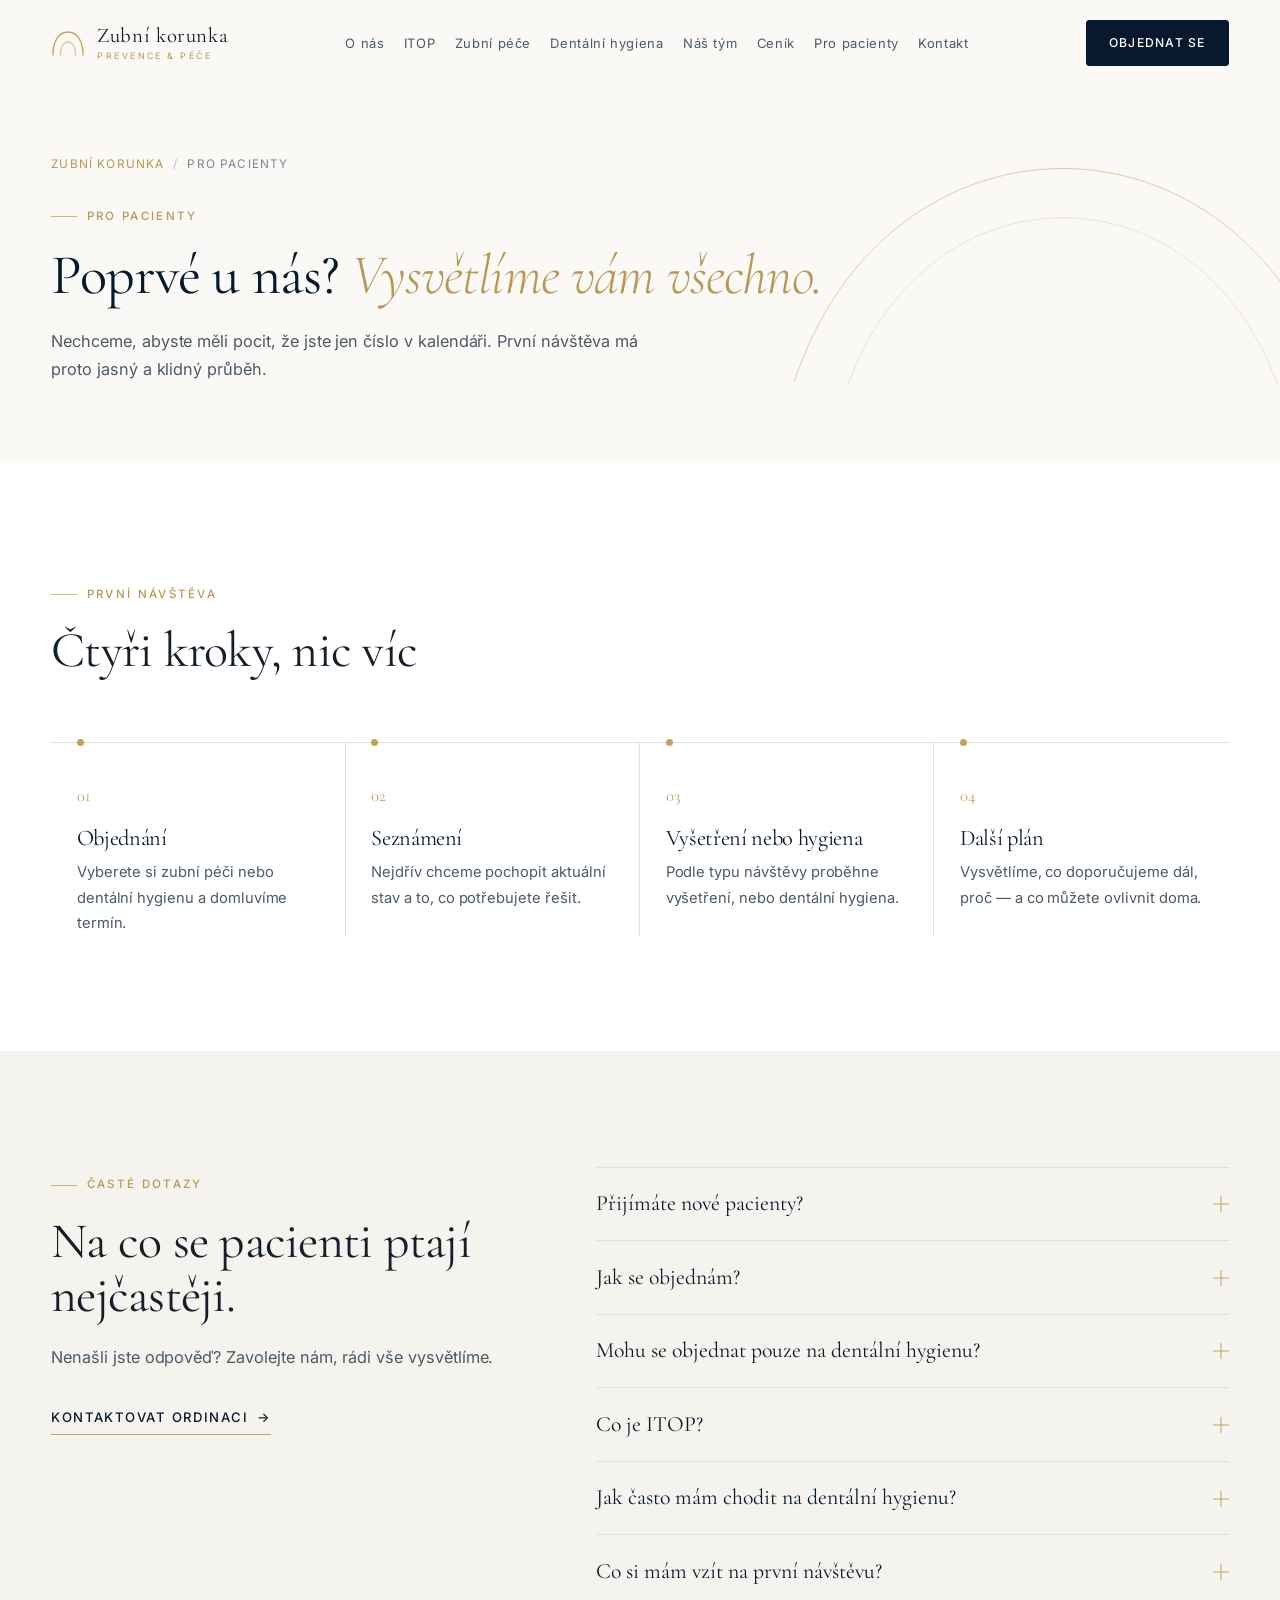
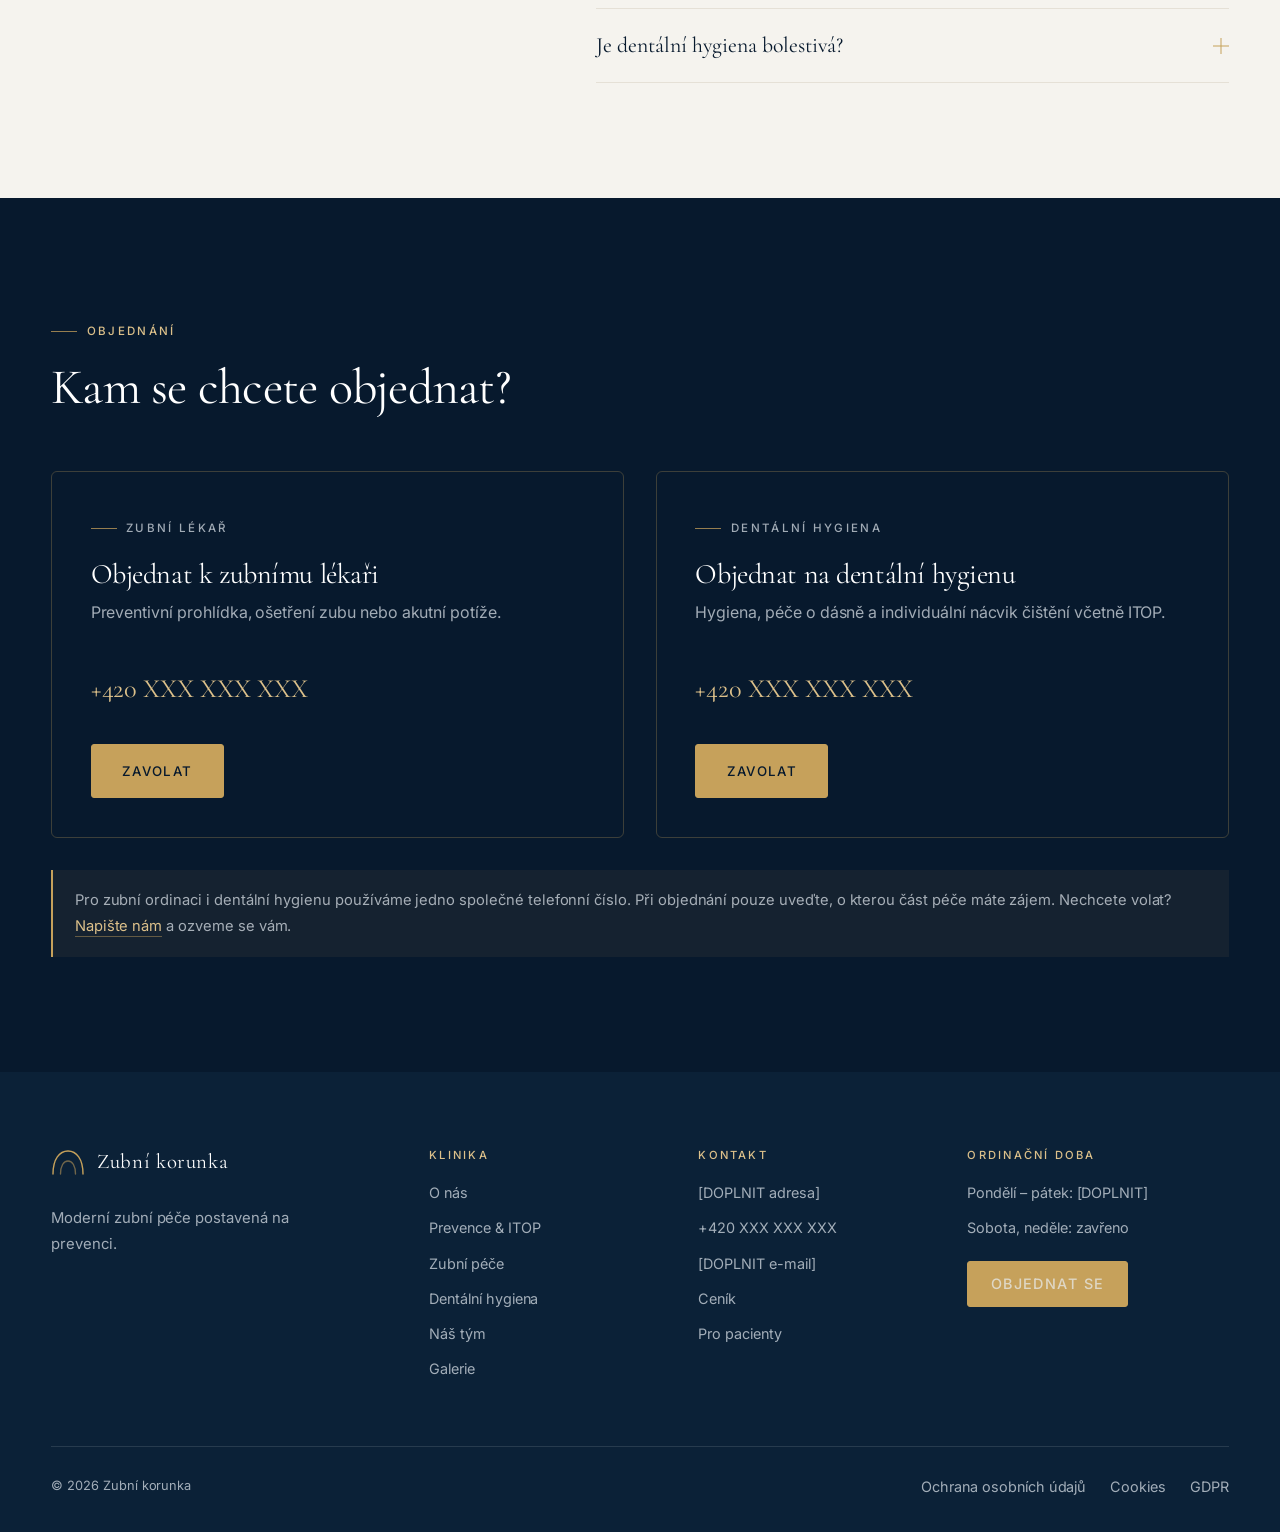
<file: pro-pacienty.html>
<!DOCTYPE html>
<html lang="cs">
<head>
<meta charset="UTF-8">
<meta name="viewport" content="width=device-width, initial-scale=1">
<title>Pro pacienty | Zubní korunka</title>
<meta name="description" content="První návštěva v Zubní korunce, časté dotazy pacientů a praktické informace před objednáním.">
<meta name="theme-color" content="#07192D">
<link rel="canonical" href="https://www.zubnikorunka.cz/pro-pacienty.html">

<meta property="og:type" content="website">
<meta property="og:locale" content="cs_CZ">
<meta property="og:site_name" content="Zubní korunka">
<meta property="og:title" content="Pro pacienty | Zubní korunka">
<meta property="og:description" content="První návštěva v Zubní korunce, časté dotazy pacientů a praktické informace před objednáním.">
<meta property="og:url" content="https://www.zubnikorunka.cz/pro-pacienty.html">
<meta property="og:image" content="https://www.zubnikorunka.cz/img/og-zubni-korunka.jpg">
<meta name="twitter:card" content="summary_large_image">

<link rel="icon" href="favicon.svg" type="image/svg+xml">
<link rel="preconnect" href="https://fonts.googleapis.com">
<link rel="preconnect" href="https://fonts.gstatic.com" crossorigin>
<link href="https://fonts.googleapis.com/css2?family=Cormorant+Garamond:ital,wght@0,300;0,400;0,500;0,600;1,300;1,400&family=Inter:wght@300;400;500;600&display=swap" rel="stylesheet">
<link rel="stylesheet" href="css/style.css">
<script type="application/ld+json">
{
  "@context": "https://schema.org",
  "@type": "Dentist",
  "name": "Zubn\u00ed korunka",
  "description": "Soukrom\u00e1 zubn\u00ed klinika zam\u011b\u0159en\u00e1 na prevenci, dent\u00e1ln\u00ed hygienu a individu\u00e1ln\u011b tr\u00e9novanou or\u00e1ln\u00ed prevenci ITOP.",
  "url": "https://www.zubnikorunka.cz/",
  "telephone": "+420XXXXXXXXX",
  "email": "[DOPLNIT]",
  "image": "https://www.zubnikorunka.cz/img/og-zubni-korunka.jpg",
  "priceRange": "$$",
  "address": {
    "@type": "PostalAddress",
    "streetAddress": "[DOPLNIT]",
    "addressLocality": "[DOPLNIT]",
    "postalCode": "[DOPLNIT]",
    "addressCountry": "CZ"
  },
  "availableService": [
    { "@type": "MedicalProcedure", "name": "Preventivn\u00ed stomatologick\u00e1 prohl\u00eddka" },
    { "@type": "MedicalProcedure", "name": "Dent\u00e1ln\u00ed hygiena" },
    { "@type": "MedicalProcedure", "name": "ITOP \u2014 individu\u00e1ln\u011b tr\u00e9novan\u00e1 or\u00e1ln\u00ed prevence" }
  ]
}
</script>
</head>
<body>
<a class="skip" href="#main">Přeskočit na hlavní obsah</a>

<header class="header" id="header">
  <div class="container header__inner">
    <a class="brand" href="index.html" aria-label="Zubní korunka — úvodní stránka">
      <svg class="brand__mark" viewBox="0 0 34 26" aria-hidden="true">
        <path d="M2 25 C2 10 8.5 2 17 2 C25.5 2 32 10 32 25" stroke-linecap="round"/>
        <path d="M9.5 25 C9.5 17 12.5 12 17 12 C21.5 12 24.5 17 24.5 25" opacity=".55" stroke-linecap="round"/>
      </svg>
      <span class="brand__name">Zubní korunka<em>Prevence &amp; péče</em></span>
    </a>

    <nav class="nav" id="nav" aria-label="Hlavní navigace">
      <a href="index.html#o-nas">O nás</a>
      <a href="itop.html">ITOP</a>
      <a href="zubni-pece.html">Zubní péče</a>
      <a href="dentalni-hygiena.html">Dentální hygiena</a>
      <a href="tym.html">Náš tým</a>
      <a href="cenik.html">Ceník</a>
      <a href="pro-pacienty.html" aria-current="page">Pro pacienty</a>
      <a href="index.html#kontakt">Kontakt</a>
    </nav>

    <div class="header__cta">
      <a class="header__tel" href="tel:+420XXXXXXXXX">+420 XXX XXX XXX</a>
      <a class="btn btn--sm" href="index.html#objednani"><span>Objednat se</span></a>
      <button class="burger" id="burger" aria-expanded="false" aria-controls="mobile-nav" aria-label="Otevřít menu">
        <span></span><span></span><span></span>
      </button>
    </div>
  </div>
</header>

<div class="mobile-nav" id="mobile-nav">
  <nav aria-label="Mobilní navigace">
    <a class="mlink" href="index.html#o-nas">O nás <i>01</i></a>
    <a class="mlink" href="itop.html">ITOP <i>02</i></a>
    <a class="mlink" href="zubni-pece.html">Zubní péče <i>03</i></a>
    <a class="mlink" href="dentalni-hygiena.html">Dentální hygiena <i>04</i></a>
    <a class="mlink" href="tym.html">Náš tým <i>05</i></a>
    <a class="mlink" href="cenik.html">Ceník <i>06</i></a>
    <a class="mlink" href="pro-pacienty.html">Pro pacienty <i>07</i></a>
    <a class="mlink" href="index.html#kontakt">Kontakt <i>08</i></a>
  </nav>
  <div class="mobile-nav__foot">
    <a class="btn btn--gold" href="index.html#objednani"><span>Objednat se</span></a>
    <a class="btn btn--light" href="tel:+420XXXXXXXXX"><span>+420 XXX XXX XXX</span></a>
  </div>
</div>

<main id="main">

<section class="page-hero">
  <svg class="arc page-hero__arc" viewBox="0 0 400 300" preserveAspectRatio="none" aria-hidden="true">
    <path d="M0 295 C 70 30 330 30 400 295"/>
    <path d="M40 298 C 100 90 300 90 360 298" opacity=".45"/>
  </svg>
  <div class="container">
    <div class="page-hero__inner" style="grid-template-columns:1fr">
      <div class="rv">
        <nav class="crumbs" aria-label="Drobečková navigace">
          <a href="index.html">Zubní korunka</a><span>/</span>Pro pacienty
        </nav>
        <p class="eyebrow">Pro pacienty</p>
        <h1>Poprvé u nás? <em>Vysvětlíme vám všechno.</em></h1>
        <p class="lead">Nechceme, abyste měli pocit, že jste jen číslo v kalendáři. První návštěva má proto jasný a klidný průběh.</p>
      </div>
      
    </div>
  </div>
</section>

<section class="section">
  <div class="container">
    <div class="rv">
      <p class="eyebrow">První návštěva</p>
      <h2 class="h2 head">Čtyři kroky, nic víc</h2>
    </div>
    <ol class="visit">
      <li class="visit__item rv">
        <span class="visit__dot" aria-hidden="true"></span>
        <span class="n">01</span>
        <h3>Objednání</h3>
        <p>Vyberete si zubní péči nebo dentální hygienu a domluvíme termín.</p>
      </li>
      <li class="visit__item rv rv-d1">
        <span class="visit__dot" aria-hidden="true"></span>
        <span class="n">02</span>
        <h3>Seznámení</h3>
        <p>Nejdřív chceme pochopit aktuální stav a to, co potřebujete řešit.</p>
      </li>
      <li class="visit__item rv rv-d2">
        <span class="visit__dot" aria-hidden="true"></span>
        <span class="n">03</span>
        <h3>Vyšetření nebo hygiena</h3>
        <p>Podle typu návštěvy proběhne vyšetření, nebo dentální hygiena.</p>
      </li>
      <li class="visit__item rv rv-d3">
        <span class="visit__dot" aria-hidden="true"></span>
        <span class="n">04</span>
        <h3>Další plán</h3>
        <p>Vysvětlíme, co doporučujeme dál, proč — a co můžete ovlivnit doma.</p>
      </li>
    </ol>
  </div>
</section>

<section class="section section--surface">
  <div class="container faq">
    <div class="rv">
      <p class="eyebrow">Časté dotazy</p>
      <h2 class="h2">Na co se pacienti ptají nejčastěji.</h2>
      <p class="lead" style="margin-top:1.25rem">
        Nenašli jste odpověď? Zavolejte nám, rádi vše vysvětlíme.
      </p>
      <a class="link-gold" href="index.html#kontakt" style="margin-top:1rem">Kontaktovat ordinaci <span class="chev" aria-hidden="true">→</span></a>
    </div>

    <div class="acc rv rv-d1">
      <div class="acc__item">
        <h3><button class="acc__btn" aria-expanded="false" aria-controls="p1" id="b1">Přijímáte nové pacienty?<span class="acc__icon" aria-hidden="true"></span></button></h3>
        <div class="acc__panel" id="p1" role="region" aria-labelledby="b1"><div>[DOPLNIT aktuální informaci o kapacitě ordinace. Aktuální stav vám rádi sdělíme telefonicky na společném čísle kliniky.]</div></div>
      </div>
      <div class="acc__item">
        <h3><button class="acc__btn" aria-expanded="false" aria-controls="p2" id="b2">Jak se objednám?<span class="acc__icon" aria-hidden="true"></span></button></h3>
        <div class="acc__panel" id="p2" role="region" aria-labelledby="b2"><div>Telefonicky prostřednictvím společného čísla kliniky. Při objednání pouze uveďte, zda se chcete objednat k zubnímu lékaři, nebo na dentální hygienu — termíny vedeme odděleně.</div></div>
      </div>
      <div class="acc__item">
        <h3><button class="acc__btn" aria-expanded="false" aria-controls="p3" id="b3">Mohu se objednat pouze na dentální hygienu?<span class="acc__icon" aria-hidden="true"></span></button></h3>
        <div class="acc__panel" id="p3" role="region" aria-labelledby="b3"><div>Ano. Dentální hygiena je samostatná návštěva a můžete se na ni objednat i bez ošetření u zubního lékaře.</div></div>
      </div>
      <div class="acc__item">
        <h3><button class="acc__btn" aria-expanded="false" aria-controls="p4" id="b4">Co je ITOP?<span class="acc__icon" aria-hidden="true"></span></button></h3>
        <div class="acc__panel" id="p4" role="region" aria-labelledby="b4"><div>ITOP znamená individuálně trénovanou orální prevenci. Zjednodušeně jde o praktický nácvik domácí péče přizpůsobený vašim zubům. Podrobně jej popisujeme na <a href="itop.html" style="color:var(--gold-deep);border-bottom:1px solid var(--gold-line)">stránce věnované ITOP</a>.</div></div>
      </div>
      <div class="acc__item">
        <h3><button class="acc__btn" aria-expanded="false" aria-controls="p5" id="b5">Jak často mám chodit na dentální hygienu?<span class="acc__icon" aria-hidden="true"></span></button></h3>
        <div class="acc__panel" id="p5" role="region" aria-labelledby="b5"><div>Interval je individuální. Vychází ze stavu zubů a dásní, ze sklonu k tvorbě zubního kamene a z toho, jak se daří domácí péče. Vhodný odstup vám doporučíme po vyšetření a časem ho podle výsledků upravíme.</div></div>
      </div>
      <div class="acc__item">
        <h3><button class="acc__btn" aria-expanded="false" aria-controls="p6" id="b6">Co si mám vzít na první návštěvu?<span class="acc__icon" aria-hidden="true"></span></button></h3>
        <div class="acc__panel" id="p6" role="region" aria-labelledby="b6"><div>Doklad totožnosti a kartičku pojišťovny. Pokud máte k dispozici starší snímky nebo zprávy z předchozí ordinace, přineste je s sebou. Užitečné je vzít i kartáček a pomůcky, které běžně používáte — hodí se při nácviku domácí péče. [DOPLNIT případné další požadavky ordinace]</div></div>
      </div>
      <div class="acc__item">
        <h3><button class="acc__btn" aria-expanded="false" aria-controls="p7" id="b7">Je dentální hygiena bolestivá?<span class="acc__icon" aria-hidden="true"></span></button></h3>
        <div class="acc__panel" id="p7" role="region" aria-labelledby="b7"><div>Většina pacientů popisuje hygienu jako nepříjemnou spíš v místech, kde jsou dásně zanícené nebo citlivé krčky. Postupujeme šetrně, tempo přizpůsobujeme a kdykoli můžete říct, že chcete pauzu. S opakovanými návštěvami bývá průběh výrazně příjemnější, protože se stav dásní zlepšuje.</div></div>
      </div>
    </div>
  </div>
</section>

<section class="section section--navy">
  <div class="container">
    <div class="rv">
      <p class="eyebrow">Objednání</p>
      <h2 class="h2 head">Kam se chcete objednat?</h2>
    </div>

    <div class="book book--navy">
      <article class="book-card rv">
        <p class="eyebrow">Zubní lékař</p>
        <h3>Objednat k zubnímu lékaři</h3>
        <p>Preventivní prohlídka, ošetření zubu nebo akutní potíže.</p>
        <a class="tel" href="tel:+420XXXXXXXXX">+420 XXX XXX XXX</a>
        <div class="btn-row">
          <a class="btn btn--gold" href="tel:+420XXXXXXXXX"><span>Zavolat</span></a>
        </div>
      </article>

      <article class="book-card rv rv-d1">
        <p class="eyebrow">Dentální hygiena</p>
        <h3>Objednat na dentální hygienu</h3>
        <p>Hygiena, péče o dásně a individuální nácvik čištění včetně ITOP.</p>
        <a class="tel" href="tel:+420XXXXXXXXX">+420 XXX XXX XXX</a>
        <div class="btn-row">
          <a class="btn btn--gold" href="tel:+420XXXXXXXXX"><span>Zavolat</span></a>
        </div>
      </article>
    </div>

    <p class="note--navy rv">
      Pro zubní ordinaci i dentální hygienu používáme jedno společné telefonní číslo.
      Při objednání pouze uveďte, o kterou část péče máte zájem.
      Nechcete volat? <a href="#" data-modal-open="lekar">Napište nám</a> a ozveme se vám.
    </p>
  </div>
</section>

</main>

<footer class="footer">
  <div class="container">
    <div class="footer__grid">
      <div>
        <a class="brand" href="index.html">
          <svg class="brand__mark" viewBox="0 0 34 26" aria-hidden="true">
        <path d="M2 25 C2 10 8.5 2 17 2 C25.5 2 32 10 32 25" stroke-linecap="round"/>
        <path d="M9.5 25 C9.5 17 12.5 12 17 12 C21.5 12 24.5 17 24.5 25" opacity=".55" stroke-linecap="round"/>
      </svg>
          <span class="brand__name">Zubní korunka</span>
        </a>
        <p class="footer__claim">Moderní zubní péče postavená na prevenci.</p>
      </div>

      <nav aria-label="Navigace v patičce">
        <h4>Klinika</h4>
        <ul>
          <li><a href="index.html#o-nas">O nás</a></li>
          <li><a href="itop.html">Prevence &amp; ITOP</a></li>
          <li><a href="zubni-pece.html">Zubní péče</a></li>
          <li><a href="dentalni-hygiena.html">Dentální hygiena</a></li>
          <li><a href="tym.html">Náš tým</a></li>
          <li><a href="galerie.html">Galerie</a></li>
        </ul>
      </nav>

      <div>
        <h4>Kontakt</h4>
        <ul>
          <li>[DOPLNIT adresa]</li>
          <li><a href="tel:+420XXXXXXXXX">+420 XXX XXX XXX</a></li>
          <li><a href="mailto:[DOPLNIT]">[DOPLNIT e-mail]</a></li>
          <li><a href="cenik.html">Ceník</a></li>
          <li><a href="pro-pacienty.html">Pro pacienty</a></li>
        </ul>
      </div>

      <div>
        <h4>Ordinační doba</h4>
        <ul>
          <li>Pondělí – pátek: [DOPLNIT]</li>
          <li>Sobota, neděle: zavřeno</li>
        </ul>
        <a class="btn btn--gold btn--sm" href="index.html#objednani" style="margin-top:1.25rem"><span>Objednat se</span></a>
      </div>
    </div>

    <div class="footer__bottom">
      <span>© <span id="rok">2026</span> Zubní korunka</span>
      <div class="footer__legal">
        <a href="#">Ochrana osobních údajů</a>
        <a href="#">Cookies</a>
        <a href="#">GDPR</a>
      </div>
    </div>
  </div>
</footer>

<div class="mbar" aria-label="Rychlý kontakt">
  <a href="tel:+420XXXXXXXXX">Zavolat</a>
  <a class="is-gold" href="index.html#objednani">Objednat se</a>
</div>

<div class="modal" id="modal-form" role="dialog" aria-modal="true" aria-labelledby="modal-title">
  <div class="modal__bg" data-modal-close></div>
  <div class="modal__box">
    <button class="modal__close" data-modal-close aria-label="Zavřít formulář">&times;</button>
    <p class="eyebrow">Objednání</p>
    <h2 class="h3" id="modal-title" style="font-size:1.85rem;color:var(--navy-900)">Napište nám, ozveme se</h2>

    <!-- action doplňte podle hostingu, např. odeslat.php -->
    <form class="form" action="#" method="post" novalidate>
      <div class="form__grid">
        <div class="field field--full">
          <label id="lbl-typ">Chci se objednat</label>
          <div class="choice" role="radiogroup" aria-labelledby="lbl-typ">
            <div style="position:relative">
              <input type="radio" id="typ-lekar" name="typ" value="Zubní lékař" checked>
              <label for="typ-lekar">Zubní lékař</label>
            </div>
            <div style="position:relative">
              <input type="radio" id="typ-hygiena" name="typ" value="Dentální hygiena">
              <label for="typ-hygiena">Dentální hygiena</label>
            </div>
          </div>
        </div>
        <div class="field">
          <label for="jmeno">Jméno a příjmení</label>
          <input type="text" id="jmeno" name="jmeno" autocomplete="name" required>
        </div>
        <div class="field">
          <label for="telefon">Telefon</label>
          <input type="tel" id="telefon" name="telefon" autocomplete="tel" required>
        </div>
        <div class="field field--full">
          <label for="email">E-mail</label>
          <input type="email" id="email" name="email" autocomplete="email">
        </div>
        <div class="field field--full">
          <label for="zprava">Poznámka</label>
          <textarea id="zprava" name="zprava" placeholder="Napište nám, co potřebujete řešit, případně kdy se vám hodí termín."></textarea>
        </div>
      </div>
      <div class="form__foot">
        <button class="btn" type="submit"><span>Odeslat</span></button>
        <p class="form__note">Odesláním souhlasíte se zpracováním osobních údajů za účelem vyřízení objednávky. [DOPLNIT odkaz na zásady]</p>
      </div>
    </form>
  </div>
</div>

<script src="js/main.js"></script>
</body>
</html>
</file>
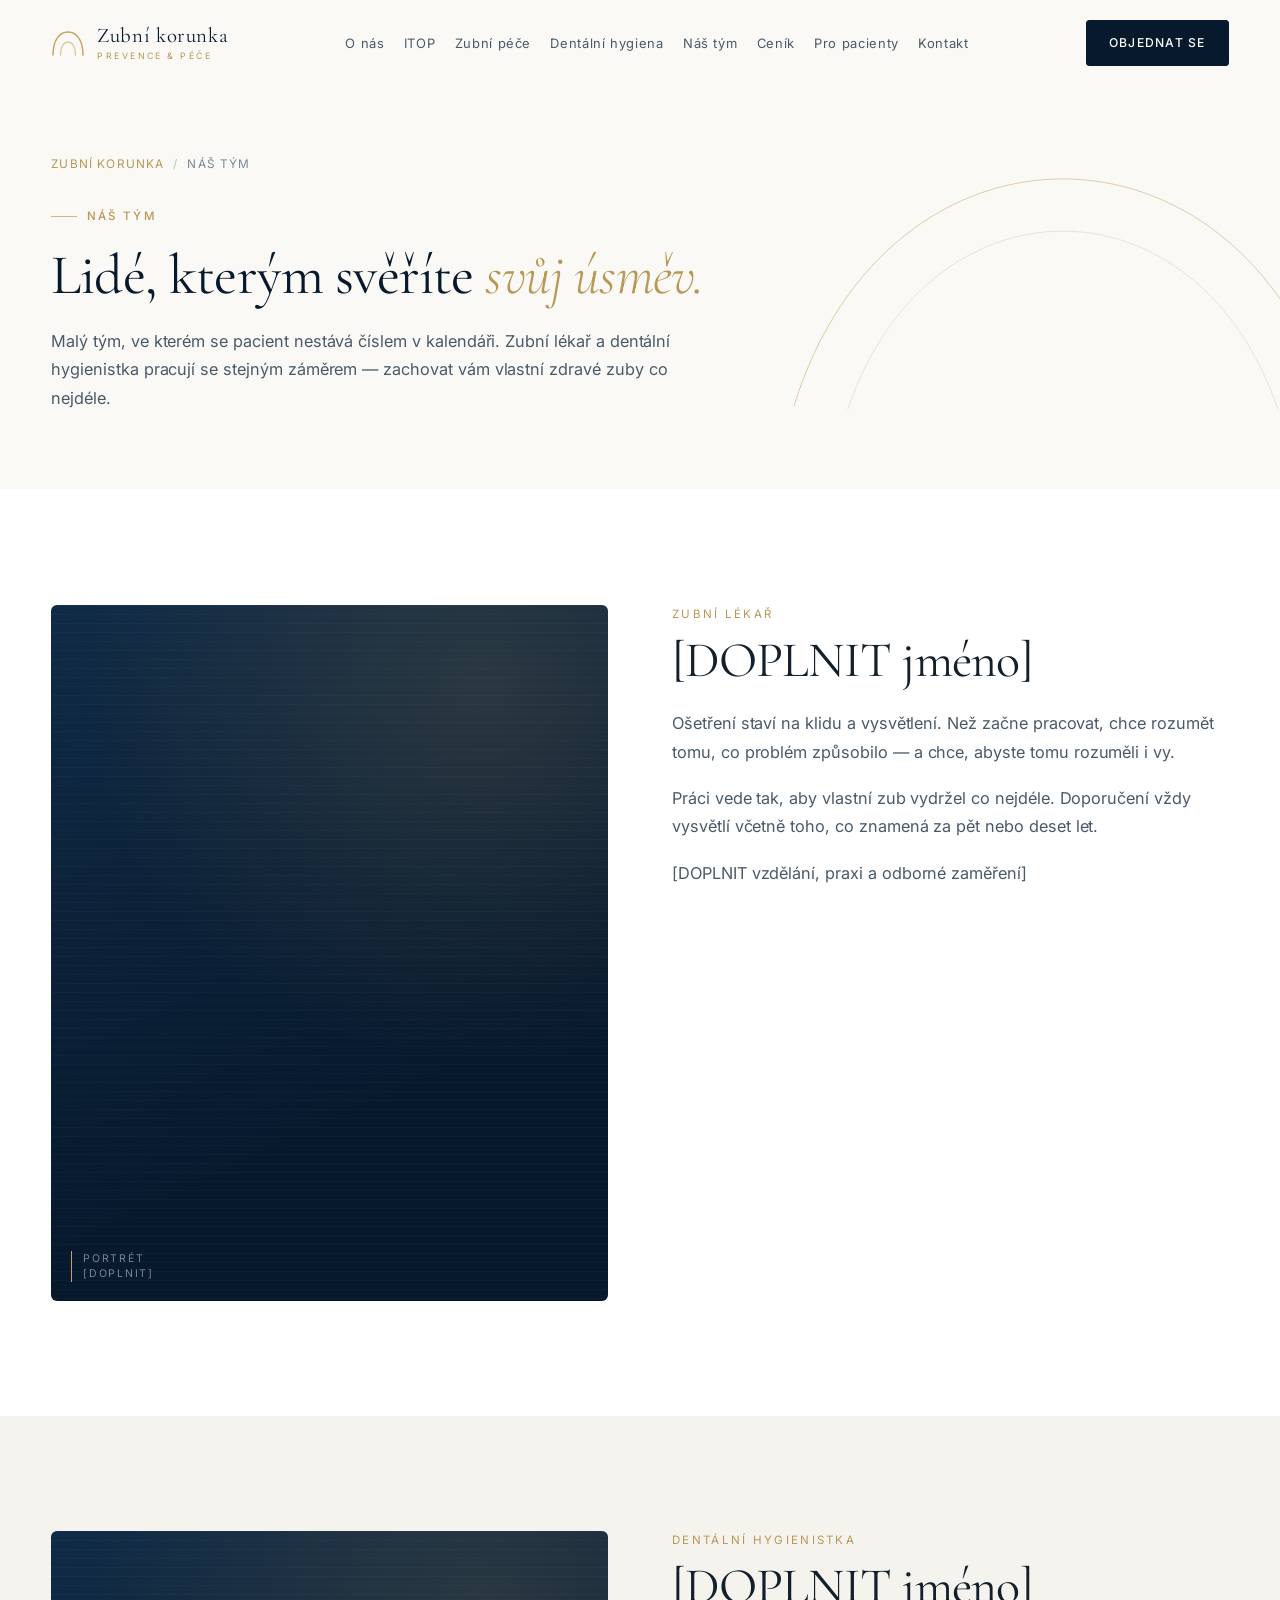
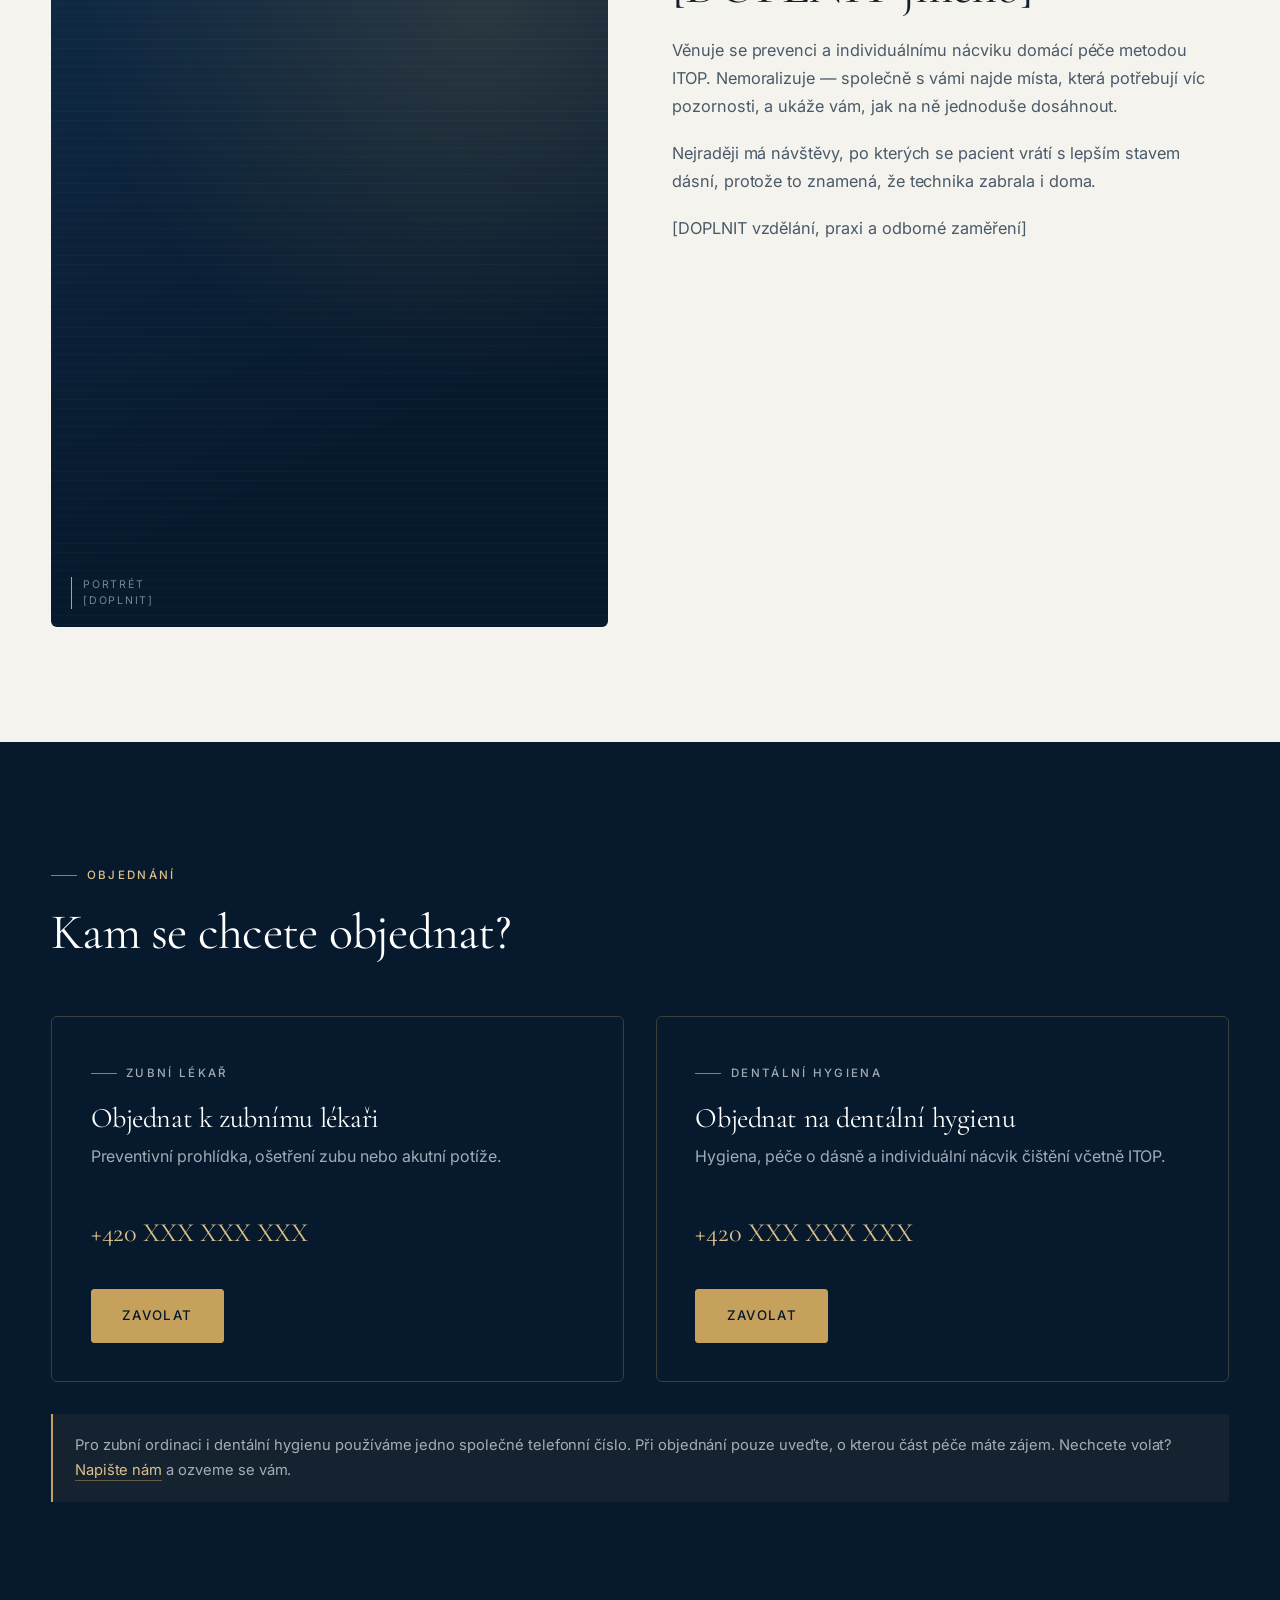
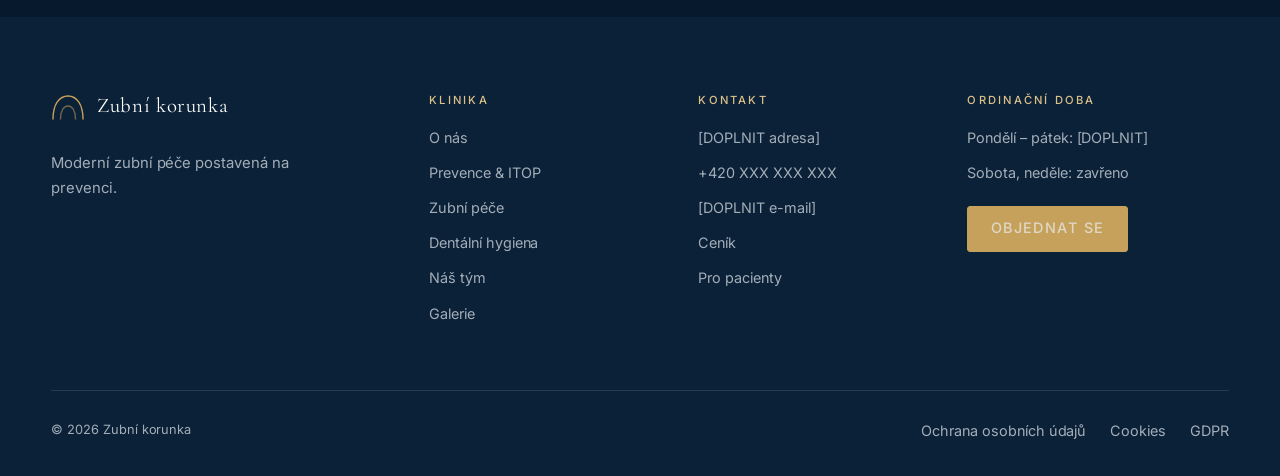
<file: tym.html>
<!DOCTYPE html>
<html lang="cs">
<head>
<meta charset="UTF-8">
<meta name="viewport" content="width=device-width, initial-scale=1">
<title>Náš tým | Zubní korunka</title>
<meta name="description" content="Zubní lékař a dentální hygienistka Zubní korunky. Lidé, kterým svěříte svůj úsměv.">
<meta name="theme-color" content="#07192D">
<link rel="canonical" href="https://www.zubnikorunka.cz/tym.html">

<meta property="og:type" content="website">
<meta property="og:locale" content="cs_CZ">
<meta property="og:site_name" content="Zubní korunka">
<meta property="og:title" content="Náš tým | Zubní korunka">
<meta property="og:description" content="Zubní lékař a dentální hygienistka Zubní korunky. Lidé, kterým svěříte svůj úsměv.">
<meta property="og:url" content="https://www.zubnikorunka.cz/tym.html">
<meta property="og:image" content="https://www.zubnikorunka.cz/img/og-zubni-korunka.jpg">
<meta name="twitter:card" content="summary_large_image">

<link rel="icon" href="favicon.svg" type="image/svg+xml">
<link rel="preconnect" href="https://fonts.googleapis.com">
<link rel="preconnect" href="https://fonts.gstatic.com" crossorigin>
<link href="https://fonts.googleapis.com/css2?family=Cormorant+Garamond:ital,wght@0,300;0,400;0,500;0,600;1,300;1,400&family=Inter:wght@300;400;500;600&display=swap" rel="stylesheet">
<link rel="stylesheet" href="css/style.css">
<script type="application/ld+json">
{
  "@context": "https://schema.org",
  "@type": "Dentist",
  "name": "Zubn\u00ed korunka",
  "description": "Soukrom\u00e1 zubn\u00ed klinika zam\u011b\u0159en\u00e1 na prevenci, dent\u00e1ln\u00ed hygienu a individu\u00e1ln\u011b tr\u00e9novanou or\u00e1ln\u00ed prevenci ITOP.",
  "url": "https://www.zubnikorunka.cz/",
  "telephone": "+420XXXXXXXXX",
  "email": "[DOPLNIT]",
  "image": "https://www.zubnikorunka.cz/img/og-zubni-korunka.jpg",
  "priceRange": "$$",
  "address": {
    "@type": "PostalAddress",
    "streetAddress": "[DOPLNIT]",
    "addressLocality": "[DOPLNIT]",
    "postalCode": "[DOPLNIT]",
    "addressCountry": "CZ"
  },
  "availableService": [
    { "@type": "MedicalProcedure", "name": "Preventivn\u00ed stomatologick\u00e1 prohl\u00eddka" },
    { "@type": "MedicalProcedure", "name": "Dent\u00e1ln\u00ed hygiena" },
    { "@type": "MedicalProcedure", "name": "ITOP \u2014 individu\u00e1ln\u011b tr\u00e9novan\u00e1 or\u00e1ln\u00ed prevence" }
  ]
}
</script>
</head>
<body>
<a class="skip" href="#main">Přeskočit na hlavní obsah</a>

<header class="header" id="header">
  <div class="container header__inner">
    <a class="brand" href="index.html" aria-label="Zubní korunka — úvodní stránka">
      <svg class="brand__mark" viewBox="0 0 34 26" aria-hidden="true">
        <path d="M2 25 C2 10 8.5 2 17 2 C25.5 2 32 10 32 25" stroke-linecap="round"/>
        <path d="M9.5 25 C9.5 17 12.5 12 17 12 C21.5 12 24.5 17 24.5 25" opacity=".55" stroke-linecap="round"/>
      </svg>
      <span class="brand__name">Zubní korunka<em>Prevence &amp; péče</em></span>
    </a>

    <nav class="nav" id="nav" aria-label="Hlavní navigace">
      <a href="index.html#o-nas">O nás</a>
      <a href="itop.html">ITOP</a>
      <a href="zubni-pece.html">Zubní péče</a>
      <a href="dentalni-hygiena.html">Dentální hygiena</a>
      <a href="tym.html" aria-current="page">Náš tým</a>
      <a href="cenik.html">Ceník</a>
      <a href="pro-pacienty.html">Pro pacienty</a>
      <a href="index.html#kontakt">Kontakt</a>
    </nav>

    <div class="header__cta">
      <a class="header__tel" href="tel:+420XXXXXXXXX">+420 XXX XXX XXX</a>
      <a class="btn btn--sm" href="index.html#objednani"><span>Objednat se</span></a>
      <button class="burger" id="burger" aria-expanded="false" aria-controls="mobile-nav" aria-label="Otevřít menu">
        <span></span><span></span><span></span>
      </button>
    </div>
  </div>
</header>

<div class="mobile-nav" id="mobile-nav">
  <nav aria-label="Mobilní navigace">
    <a class="mlink" href="index.html#o-nas">O nás <i>01</i></a>
    <a class="mlink" href="itop.html">ITOP <i>02</i></a>
    <a class="mlink" href="zubni-pece.html">Zubní péče <i>03</i></a>
    <a class="mlink" href="dentalni-hygiena.html">Dentální hygiena <i>04</i></a>
    <a class="mlink" href="tym.html">Náš tým <i>05</i></a>
    <a class="mlink" href="cenik.html">Ceník <i>06</i></a>
    <a class="mlink" href="pro-pacienty.html">Pro pacienty <i>07</i></a>
    <a class="mlink" href="index.html#kontakt">Kontakt <i>08</i></a>
  </nav>
  <div class="mobile-nav__foot">
    <a class="btn btn--gold" href="index.html#objednani"><span>Objednat se</span></a>
    <a class="btn btn--light" href="tel:+420XXXXXXXXX"><span>+420 XXX XXX XXX</span></a>
  </div>
</div>

<main id="main">

<section class="page-hero">
  <svg class="arc page-hero__arc" viewBox="0 0 400 300" preserveAspectRatio="none" aria-hidden="true">
    <path d="M0 295 C 70 30 330 30 400 295"/>
    <path d="M40 298 C 100 90 300 90 360 298" opacity=".45"/>
  </svg>
  <div class="container">
    <div class="page-hero__inner" style="grid-template-columns:1fr">
      <div class="rv">
        <nav class="crumbs" aria-label="Drobečková navigace">
          <a href="index.html">Zubní korunka</a><span>/</span>Náš tým
        </nav>
        <p class="eyebrow">Náš tým</p>
        <h1>Lidé, kterým svěříte <em>svůj úsměv.</em></h1>
        <p class="lead">Malý tým, ve kterém se pacient nestává číslem v kalendáři. Zubní lékař a dentální hygienistka pracují se stejným záměrem — zachovat vám vlastní zdravé zuby co nejdéle.</p>
      </div>
      
    </div>
  </div>
</section>

<section class="section">
  <div class="container split">
    <div class="split__media rv">
      <figure class="photo photo--portrait" role="img" aria-label="Zubní lékař — Zubní korunka">
    <!-- <img src="img/tym-lekar.jpg" alt="Zubní lékař — Zubní korunka" loading="lazy" decoding="async"> -->
    <figcaption class="photo__tag">Portrét<br>[DOPLNIT]</figcaption>
  </figure>
    </div>
    <div class="rv rv-d1">
      <p class="member__role">Zubní lékař</p>
      <h2 class="h2">[DOPLNIT jméno]</h2>
      <div class="prose" style="margin-top:1.35rem">
        <p>
          Ošetření staví na klidu a vysvětlení. Než začne pracovat, chce rozumět tomu, co problém
          způsobilo — a chce, abyste tomu rozuměli i vy.
        </p>
        <p>
          Práci vede tak, aby vlastní zub vydržel co nejdéle. Doporučení vždy vysvětlí včetně toho,
          co znamená za pět nebo deset let.
        </p>
        <p class="muted">[DOPLNIT vzdělání, praxi a odborné zaměření]</p>
      </div>
    </div>
  </div>
</section>

<section class="section section--surface">
  <div class="container split split--media-left">
    <div class="split__media rv">
      <figure class="photo photo--portrait" role="img" aria-label="Dentální hygienistka — Zubní korunka">
    <!-- <img src="img/tym-hygienistka.jpg" alt="Dentální hygienistka — Zubní korunka" loading="lazy" decoding="async"> -->
    <figcaption class="photo__tag">Portrét<br>[DOPLNIT]</figcaption>
  </figure>
    </div>
    <div class="rv rv-d1">
      <p class="member__role">Dentální hygienistka</p>
      <h2 class="h2">[DOPLNIT jméno]</h2>
      <div class="prose" style="margin-top:1.35rem">
        <p>
          Věnuje se prevenci a individuálnímu nácviku domácí péče metodou ITOP. Nemoralizuje —
          společně s vámi najde místa, která potřebují víc pozornosti, a ukáže vám, jak na ně
          jednoduše dosáhnout.
        </p>
        <p>
          Nejraději má návštěvy, po kterých se pacient vrátí s lepším stavem dásní, protože to
          znamená, že technika zabrala i doma.
        </p>
        <p class="muted">[DOPLNIT vzdělání, praxi a odborné zaměření]</p>
      </div>
    </div>
  </div>
</section>

<section class="section section--navy">
  <div class="container">
    <div class="rv">
      <p class="eyebrow">Objednání</p>
      <h2 class="h2 head">Kam se chcete objednat?</h2>
    </div>

    <div class="book book--navy">
      <article class="book-card rv">
        <p class="eyebrow">Zubní lékař</p>
        <h3>Objednat k zubnímu lékaři</h3>
        <p>Preventivní prohlídka, ošetření zubu nebo akutní potíže.</p>
        <a class="tel" href="tel:+420XXXXXXXXX">+420 XXX XXX XXX</a>
        <div class="btn-row">
          <a class="btn btn--gold" href="tel:+420XXXXXXXXX"><span>Zavolat</span></a>
        </div>
      </article>

      <article class="book-card rv rv-d1">
        <p class="eyebrow">Dentální hygiena</p>
        <h3>Objednat na dentální hygienu</h3>
        <p>Hygiena, péče o dásně a individuální nácvik čištění včetně ITOP.</p>
        <a class="tel" href="tel:+420XXXXXXXXX">+420 XXX XXX XXX</a>
        <div class="btn-row">
          <a class="btn btn--gold" href="tel:+420XXXXXXXXX"><span>Zavolat</span></a>
        </div>
      </article>
    </div>

    <p class="note--navy rv">
      Pro zubní ordinaci i dentální hygienu používáme jedno společné telefonní číslo.
      Při objednání pouze uveďte, o kterou část péče máte zájem.
      Nechcete volat? <a href="#" data-modal-open="lekar">Napište nám</a> a ozveme se vám.
    </p>
  </div>
</section>

</main>

<footer class="footer">
  <div class="container">
    <div class="footer__grid">
      <div>
        <a class="brand" href="index.html">
          <svg class="brand__mark" viewBox="0 0 34 26" aria-hidden="true">
        <path d="M2 25 C2 10 8.5 2 17 2 C25.5 2 32 10 32 25" stroke-linecap="round"/>
        <path d="M9.5 25 C9.5 17 12.5 12 17 12 C21.5 12 24.5 17 24.5 25" opacity=".55" stroke-linecap="round"/>
      </svg>
          <span class="brand__name">Zubní korunka</span>
        </a>
        <p class="footer__claim">Moderní zubní péče postavená na prevenci.</p>
      </div>

      <nav aria-label="Navigace v patičce">
        <h4>Klinika</h4>
        <ul>
          <li><a href="index.html#o-nas">O nás</a></li>
          <li><a href="itop.html">Prevence &amp; ITOP</a></li>
          <li><a href="zubni-pece.html">Zubní péče</a></li>
          <li><a href="dentalni-hygiena.html">Dentální hygiena</a></li>
          <li><a href="tym.html">Náš tým</a></li>
          <li><a href="galerie.html">Galerie</a></li>
        </ul>
      </nav>

      <div>
        <h4>Kontakt</h4>
        <ul>
          <li>[DOPLNIT adresa]</li>
          <li><a href="tel:+420XXXXXXXXX">+420 XXX XXX XXX</a></li>
          <li><a href="mailto:[DOPLNIT]">[DOPLNIT e-mail]</a></li>
          <li><a href="cenik.html">Ceník</a></li>
          <li><a href="pro-pacienty.html">Pro pacienty</a></li>
        </ul>
      </div>

      <div>
        <h4>Ordinační doba</h4>
        <ul>
          <li>Pondělí – pátek: [DOPLNIT]</li>
          <li>Sobota, neděle: zavřeno</li>
        </ul>
        <a class="btn btn--gold btn--sm" href="index.html#objednani" style="margin-top:1.25rem"><span>Objednat se</span></a>
      </div>
    </div>

    <div class="footer__bottom">
      <span>© <span id="rok">2026</span> Zubní korunka</span>
      <div class="footer__legal">
        <a href="#">Ochrana osobních údajů</a>
        <a href="#">Cookies</a>
        <a href="#">GDPR</a>
      </div>
    </div>
  </div>
</footer>

<div class="mbar" aria-label="Rychlý kontakt">
  <a href="tel:+420XXXXXXXXX">Zavolat</a>
  <a class="is-gold" href="index.html#objednani">Objednat se</a>
</div>

<div class="modal" id="modal-form" role="dialog" aria-modal="true" aria-labelledby="modal-title">
  <div class="modal__bg" data-modal-close></div>
  <div class="modal__box">
    <button class="modal__close" data-modal-close aria-label="Zavřít formulář">&times;</button>
    <p class="eyebrow">Objednání</p>
    <h2 class="h3" id="modal-title" style="font-size:1.85rem;color:var(--navy-900)">Napište nám, ozveme se</h2>

    <!-- action doplňte podle hostingu, např. odeslat.php -->
    <form class="form" action="#" method="post" novalidate>
      <div class="form__grid">
        <div class="field field--full">
          <label id="lbl-typ">Chci se objednat</label>
          <div class="choice" role="radiogroup" aria-labelledby="lbl-typ">
            <div style="position:relative">
              <input type="radio" id="typ-lekar" name="typ" value="Zubní lékař" checked>
              <label for="typ-lekar">Zubní lékař</label>
            </div>
            <div style="position:relative">
              <input type="radio" id="typ-hygiena" name="typ" value="Dentální hygiena">
              <label for="typ-hygiena">Dentální hygiena</label>
            </div>
          </div>
        </div>
        <div class="field">
          <label for="jmeno">Jméno a příjmení</label>
          <input type="text" id="jmeno" name="jmeno" autocomplete="name" required>
        </div>
        <div class="field">
          <label for="telefon">Telefon</label>
          <input type="tel" id="telefon" name="telefon" autocomplete="tel" required>
        </div>
        <div class="field field--full">
          <label for="email">E-mail</label>
          <input type="email" id="email" name="email" autocomplete="email">
        </div>
        <div class="field field--full">
          <label for="zprava">Poznámka</label>
          <textarea id="zprava" name="zprava" placeholder="Napište nám, co potřebujete řešit, případně kdy se vám hodí termín."></textarea>
        </div>
      </div>
      <div class="form__foot">
        <button class="btn" type="submit"><span>Odeslat</span></button>
        <p class="form__note">Odesláním souhlasíte se zpracováním osobních údajů za účelem vyřízení objednávky. [DOPLNIT odkaz na zásady]</p>
      </div>
    </form>
  </div>
</div>

<script src="js/main.js"></script>
</body>
</html>
</file>
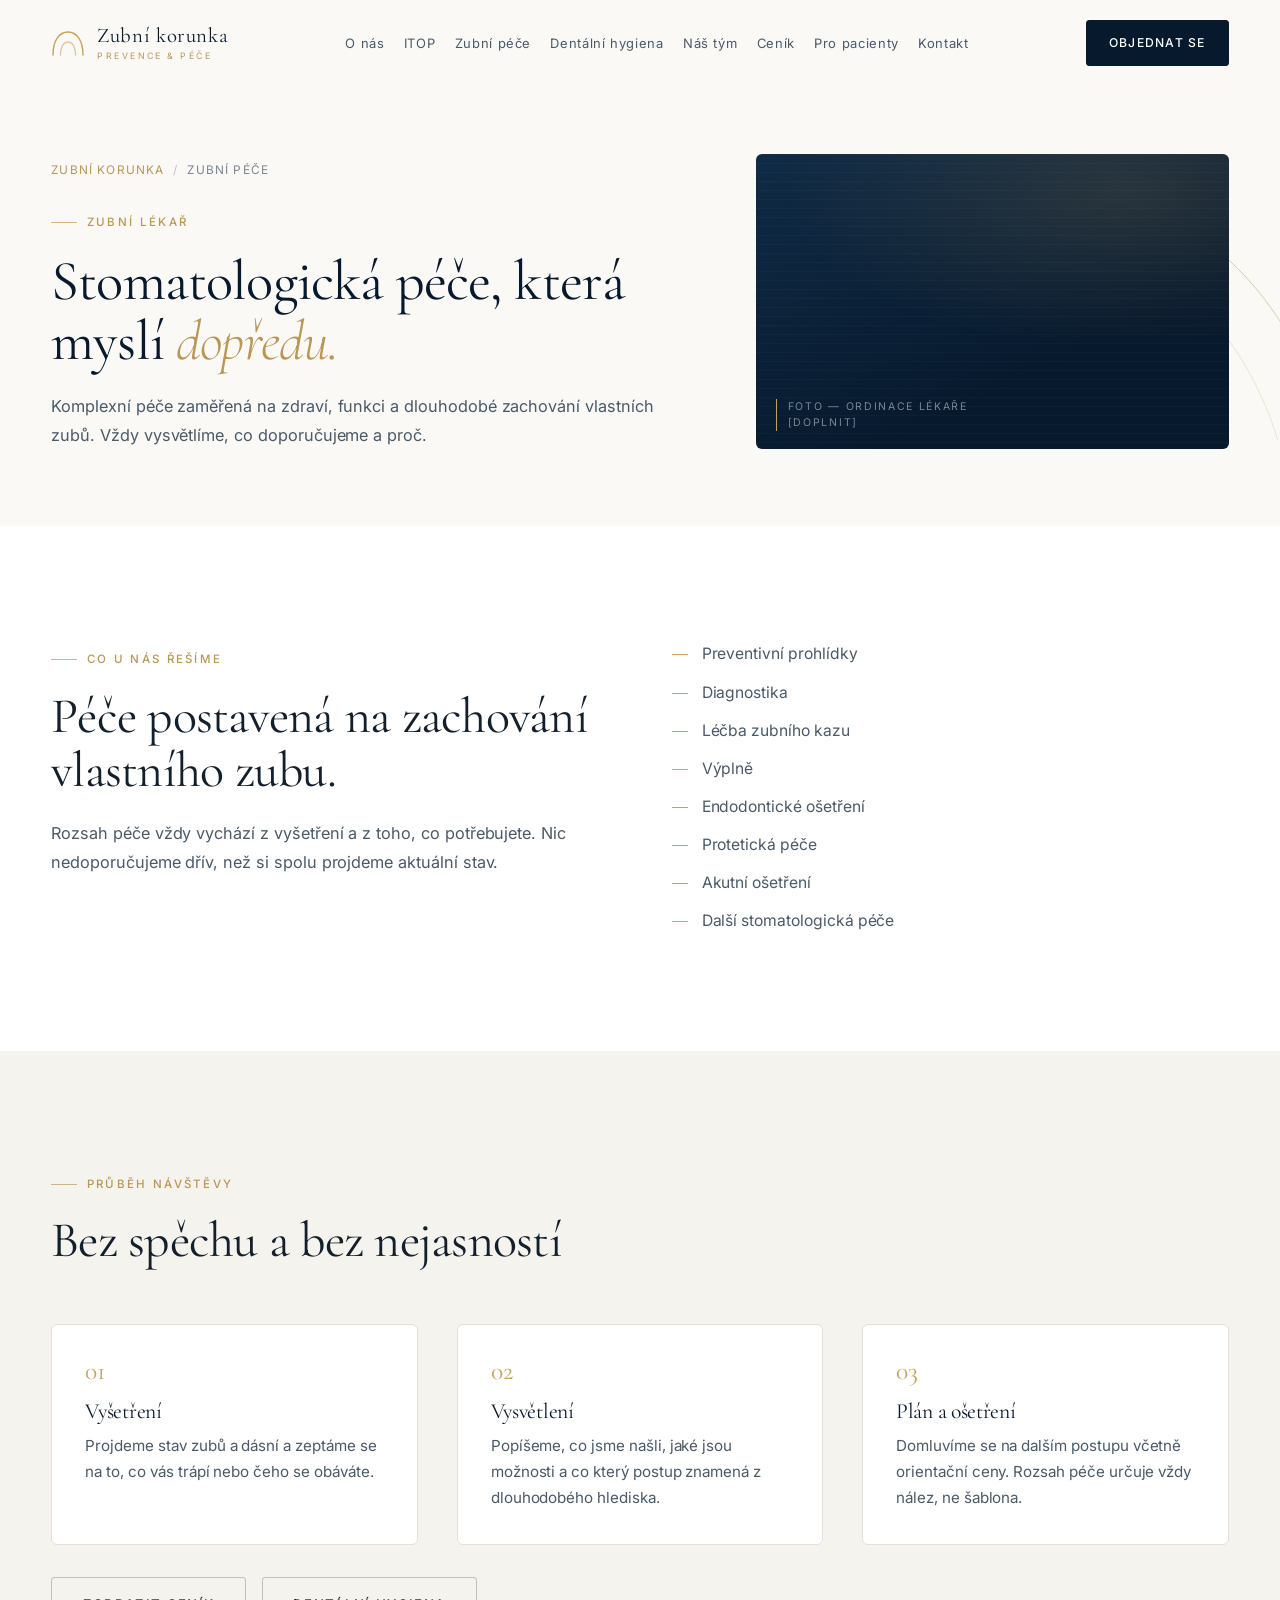
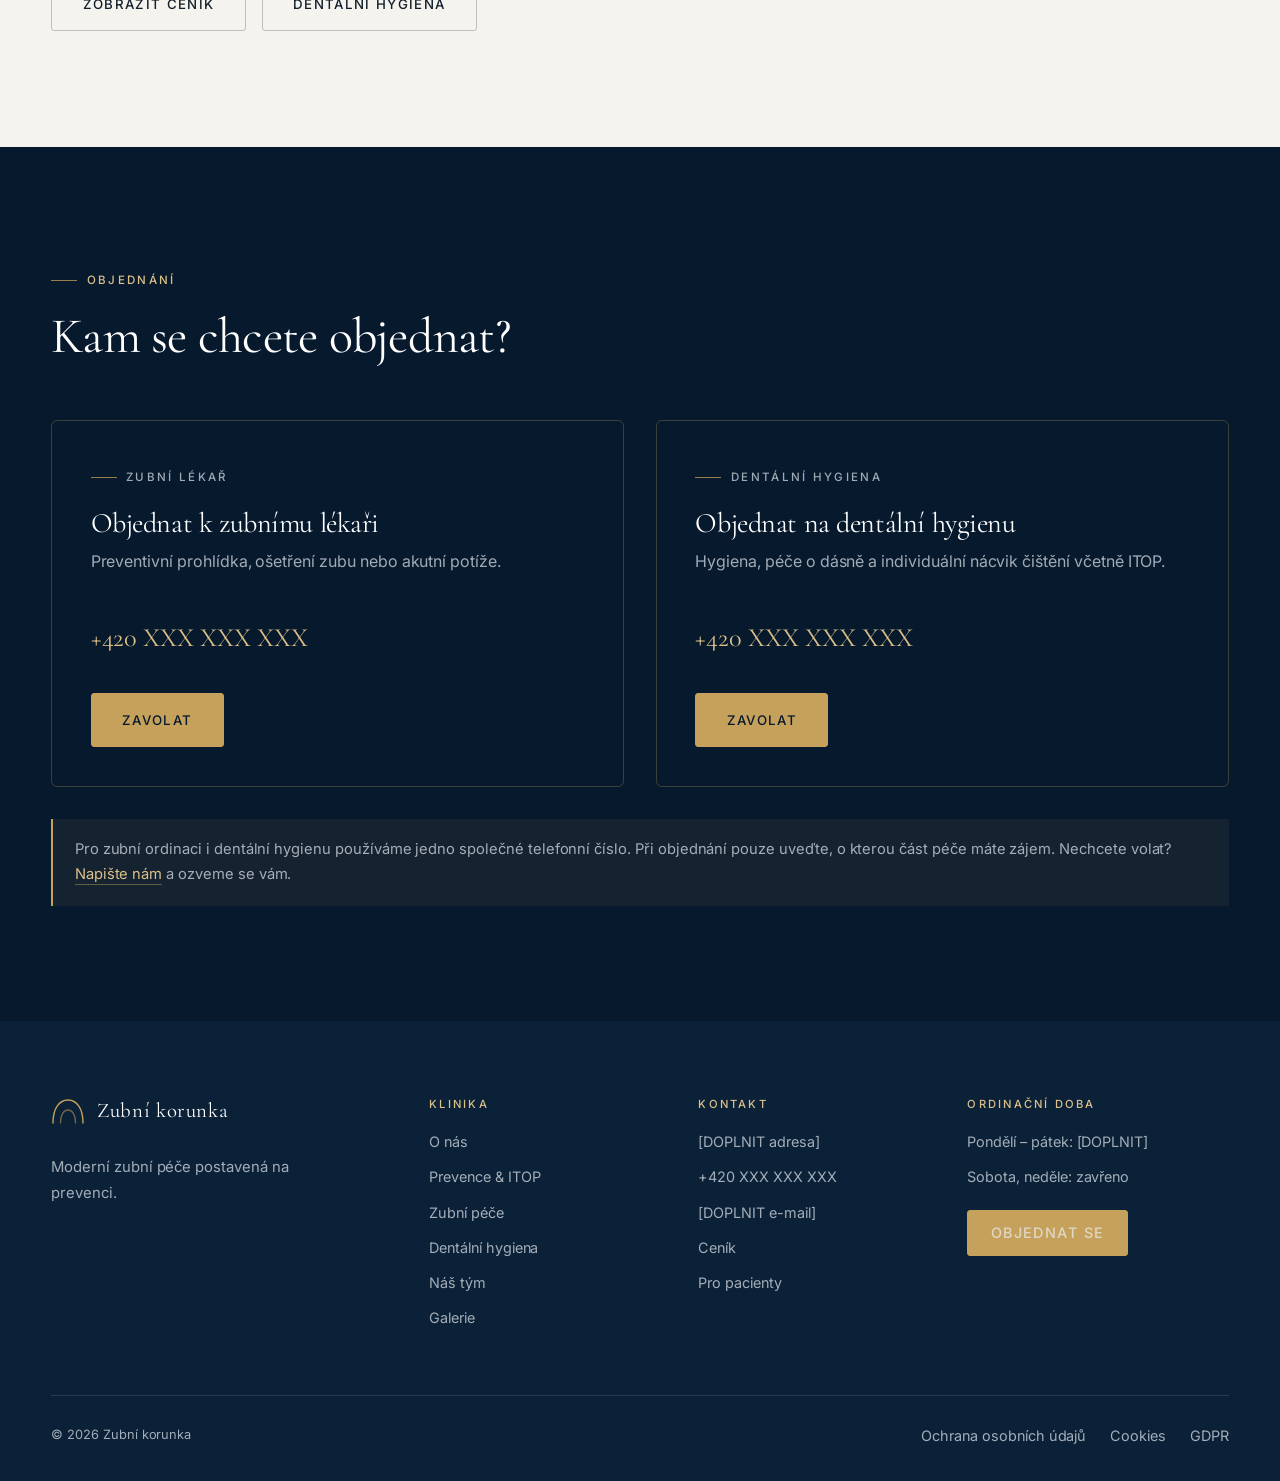
<file: zubni-pece.html>
<!DOCTYPE html>
<html lang="cs">
<head>
<meta charset="UTF-8">
<meta name="viewport" content="width=device-width, initial-scale=1">
<title>Zubní péče | Zubní korunka</title>
<meta name="description" content="Komplexní stomatologická péče zaměřená na zdraví, funkci a dlouhodobé zachování vlastních zubů. Preventivní prohlídky, výplně, endodoncie i akutní ošetření.">
<meta name="theme-color" content="#07192D">
<link rel="canonical" href="https://www.zubnikorunka.cz/zubni-pece.html">

<meta property="og:type" content="website">
<meta property="og:locale" content="cs_CZ">
<meta property="og:site_name" content="Zubní korunka">
<meta property="og:title" content="Zubní péče | Zubní korunka">
<meta property="og:description" content="Komplexní stomatologická péče zaměřená na zdraví, funkci a dlouhodobé zachování vlastních zubů. Preventivní prohlídky, výplně, endodoncie i akutní ošetření.">
<meta property="og:url" content="https://www.zubnikorunka.cz/zubni-pece.html">
<meta property="og:image" content="https://www.zubnikorunka.cz/img/og-zubni-korunka.jpg">
<meta name="twitter:card" content="summary_large_image">

<link rel="icon" href="favicon.svg" type="image/svg+xml">
<link rel="preconnect" href="https://fonts.googleapis.com">
<link rel="preconnect" href="https://fonts.gstatic.com" crossorigin>
<link href="https://fonts.googleapis.com/css2?family=Cormorant+Garamond:ital,wght@0,300;0,400;0,500;0,600;1,300;1,400&family=Inter:wght@300;400;500;600&display=swap" rel="stylesheet">
<link rel="stylesheet" href="css/style.css">
<script type="application/ld+json">
{
  "@context": "https://schema.org",
  "@type": "Dentist",
  "name": "Zubn\u00ed korunka",
  "description": "Soukrom\u00e1 zubn\u00ed klinika zam\u011b\u0159en\u00e1 na prevenci, dent\u00e1ln\u00ed hygienu a individu\u00e1ln\u011b tr\u00e9novanou or\u00e1ln\u00ed prevenci ITOP.",
  "url": "https://www.zubnikorunka.cz/",
  "telephone": "+420XXXXXXXXX",
  "email": "[DOPLNIT]",
  "image": "https://www.zubnikorunka.cz/img/og-zubni-korunka.jpg",
  "priceRange": "$$",
  "address": {
    "@type": "PostalAddress",
    "streetAddress": "[DOPLNIT]",
    "addressLocality": "[DOPLNIT]",
    "postalCode": "[DOPLNIT]",
    "addressCountry": "CZ"
  },
  "availableService": [
    { "@type": "MedicalProcedure", "name": "Preventivn\u00ed stomatologick\u00e1 prohl\u00eddka" },
    { "@type": "MedicalProcedure", "name": "Dent\u00e1ln\u00ed hygiena" },
    { "@type": "MedicalProcedure", "name": "ITOP \u2014 individu\u00e1ln\u011b tr\u00e9novan\u00e1 or\u00e1ln\u00ed prevence" }
  ]
}
</script>
</head>
<body>
<a class="skip" href="#main">Přeskočit na hlavní obsah</a>

<header class="header" id="header">
  <div class="container header__inner">
    <a class="brand" href="index.html" aria-label="Zubní korunka — úvodní stránka">
      <svg class="brand__mark" viewBox="0 0 34 26" aria-hidden="true">
        <path d="M2 25 C2 10 8.5 2 17 2 C25.5 2 32 10 32 25" stroke-linecap="round"/>
        <path d="M9.5 25 C9.5 17 12.5 12 17 12 C21.5 12 24.5 17 24.5 25" opacity=".55" stroke-linecap="round"/>
      </svg>
      <span class="brand__name">Zubní korunka<em>Prevence &amp; péče</em></span>
    </a>

    <nav class="nav" id="nav" aria-label="Hlavní navigace">
      <a href="index.html#o-nas">O nás</a>
      <a href="itop.html">ITOP</a>
      <a href="zubni-pece.html" aria-current="page">Zubní péče</a>
      <a href="dentalni-hygiena.html">Dentální hygiena</a>
      <a href="tym.html">Náš tým</a>
      <a href="cenik.html">Ceník</a>
      <a href="pro-pacienty.html">Pro pacienty</a>
      <a href="index.html#kontakt">Kontakt</a>
    </nav>

    <div class="header__cta">
      <a class="header__tel" href="tel:+420XXXXXXXXX">+420 XXX XXX XXX</a>
      <a class="btn btn--sm" href="index.html#objednani"><span>Objednat se</span></a>
      <button class="burger" id="burger" aria-expanded="false" aria-controls="mobile-nav" aria-label="Otevřít menu">
        <span></span><span></span><span></span>
      </button>
    </div>
  </div>
</header>

<div class="mobile-nav" id="mobile-nav">
  <nav aria-label="Mobilní navigace">
    <a class="mlink" href="index.html#o-nas">O nás <i>01</i></a>
    <a class="mlink" href="itop.html">ITOP <i>02</i></a>
    <a class="mlink" href="zubni-pece.html">Zubní péče <i>03</i></a>
    <a class="mlink" href="dentalni-hygiena.html">Dentální hygiena <i>04</i></a>
    <a class="mlink" href="tym.html">Náš tým <i>05</i></a>
    <a class="mlink" href="cenik.html">Ceník <i>06</i></a>
    <a class="mlink" href="pro-pacienty.html">Pro pacienty <i>07</i></a>
    <a class="mlink" href="index.html#kontakt">Kontakt <i>08</i></a>
  </nav>
  <div class="mobile-nav__foot">
    <a class="btn btn--gold" href="index.html#objednani"><span>Objednat se</span></a>
    <a class="btn btn--light" href="tel:+420XXXXXXXXX"><span>+420 XXX XXX XXX</span></a>
  </div>
</div>

<main id="main">

<section class="page-hero">
  <svg class="arc page-hero__arc" viewBox="0 0 400 300" preserveAspectRatio="none" aria-hidden="true">
    <path d="M0 295 C 70 30 330 30 400 295"/>
    <path d="M40 298 C 100 90 300 90 360 298" opacity=".45"/>
  </svg>
  <div class="container">
    <div class="page-hero__inner">
      <div class="rv">
        <nav class="crumbs" aria-label="Drobečková navigace">
          <a href="index.html">Zubní korunka</a><span>/</span>Zubní péče
        </nav>
        <p class="eyebrow">Zubní lékař</p>
        <h1>Stomatologická péče, která myslí <em>dopředu.</em></h1>
        <p class="lead">Komplexní péče zaměřená na zdraví, funkci a dlouhodobé zachování vlastních zubů. Vždy vysvětlíme, co doporučujeme a proč.</p>
      </div>
      <div class="rv rv-d1"><figure class="photo photo--wide" role="img" aria-label="Ošetření u zubního lékaře">
    <!-- <img src="img/zubni-lekar.jpg" alt="Ošetření u zubního lékaře" loading="lazy" decoding="async"> -->
    <figcaption class="photo__tag">Foto — ordinace lékaře<br>[DOPLNIT]</figcaption>
  </figure></div>
    </div>
  </div>
</section>

<section class="section">
  <div class="container split">
    <div class="rv">
      <p class="eyebrow">Co u nás řešíme</p>
      <h2 class="h2">Péče postavená na zachování vlastního zubu.</h2>
      <p class="lead" style="margin-top:1.35rem">
        Rozsah péče vždy vychází z vyšetření a z toho, co potřebujete. Nic nedoporučujeme dřív,
        než si spolu projdeme aktuální stav.
      </p>
    </div>
    <!-- Seznam výkonů je snadno editovatelný — upravte podle skutečné nabídky ordinace -->
    <div class="rv rv-d1">
      <ul class="checklist" style="margin-top:0">
        <li>Preventivní prohlídky</li>
        <li>Diagnostika</li>
        <li>Léčba zubního kazu</li>
        <li>Výplně</li>
        <li>Endodontické ošetření</li>
        <li>Protetická péče</li>
        <li>Akutní ošetření</li>
        <li>Další stomatologická péče</li>
      </ul>
    </div>
  </div>
</section>

<section class="section section--surface">
  <div class="container">
    <div class="rv">
      <p class="eyebrow">Průběh návštěvy</p>
      <h2 class="h2 head">Bez spěchu a bez nejasností</h2>
    </div>
    <div class="cols-3" style="margin-top:clamp(2.5rem,5vw,3.5rem)">
      <article class="tile rv">
        <span class="n">01</span>
        <h3>Vyšetření</h3>
        <p>Projdeme stav zubů a dásní a zeptáme se na to, co vás trápí nebo čeho se obáváte.</p>
      </article>
      <article class="tile rv rv-d1">
        <span class="n">02</span>
        <h3>Vysvětlení</h3>
        <p>Popíšeme, co jsme našli, jaké jsou možnosti a co který postup znamená z dlouhodobého hlediska.</p>
      </article>
      <article class="tile rv rv-d2">
        <span class="n">03</span>
        <h3>Plán a ošetření</h3>
        <p>Domluvíme se na dalším postupu včetně orientační ceny. Rozsah péče určuje vždy nález, ne šablona.</p>
      </article>
    </div>
    <div class="btn-row rv">
      <a class="btn btn--ghost" href="cenik.html"><span>Zobrazit ceník</span></a>
      <a class="btn btn--ghost" href="dentalni-hygiena.html"><span>Dentální hygiena</span></a>
    </div>
  </div>
</section>

<section class="section section--navy">
  <div class="container">
    <div class="rv">
      <p class="eyebrow">Objednání</p>
      <h2 class="h2 head">Kam se chcete objednat?</h2>
    </div>

    <div class="book book--navy">
      <article class="book-card rv">
        <p class="eyebrow">Zubní lékař</p>
        <h3>Objednat k zubnímu lékaři</h3>
        <p>Preventivní prohlídka, ošetření zubu nebo akutní potíže.</p>
        <a class="tel" href="tel:+420XXXXXXXXX">+420 XXX XXX XXX</a>
        <div class="btn-row">
          <a class="btn btn--gold" href="tel:+420XXXXXXXXX"><span>Zavolat</span></a>
        </div>
      </article>

      <article class="book-card rv rv-d1">
        <p class="eyebrow">Dentální hygiena</p>
        <h3>Objednat na dentální hygienu</h3>
        <p>Hygiena, péče o dásně a individuální nácvik čištění včetně ITOP.</p>
        <a class="tel" href="tel:+420XXXXXXXXX">+420 XXX XXX XXX</a>
        <div class="btn-row">
          <a class="btn btn--gold" href="tel:+420XXXXXXXXX"><span>Zavolat</span></a>
        </div>
      </article>
    </div>

    <p class="note--navy rv">
      Pro zubní ordinaci i dentální hygienu používáme jedno společné telefonní číslo.
      Při objednání pouze uveďte, o kterou část péče máte zájem.
      Nechcete volat? <a href="#" data-modal-open="lekar">Napište nám</a> a ozveme se vám.
    </p>
  </div>
</section>

</main>

<footer class="footer">
  <div class="container">
    <div class="footer__grid">
      <div>
        <a class="brand" href="index.html">
          <svg class="brand__mark" viewBox="0 0 34 26" aria-hidden="true">
        <path d="M2 25 C2 10 8.5 2 17 2 C25.5 2 32 10 32 25" stroke-linecap="round"/>
        <path d="M9.5 25 C9.5 17 12.5 12 17 12 C21.5 12 24.5 17 24.5 25" opacity=".55" stroke-linecap="round"/>
      </svg>
          <span class="brand__name">Zubní korunka</span>
        </a>
        <p class="footer__claim">Moderní zubní péče postavená na prevenci.</p>
      </div>

      <nav aria-label="Navigace v patičce">
        <h4>Klinika</h4>
        <ul>
          <li><a href="index.html#o-nas">O nás</a></li>
          <li><a href="itop.html">Prevence &amp; ITOP</a></li>
          <li><a href="zubni-pece.html">Zubní péče</a></li>
          <li><a href="dentalni-hygiena.html">Dentální hygiena</a></li>
          <li><a href="tym.html">Náš tým</a></li>
          <li><a href="galerie.html">Galerie</a></li>
        </ul>
      </nav>

      <div>
        <h4>Kontakt</h4>
        <ul>
          <li>[DOPLNIT adresa]</li>
          <li><a href="tel:+420XXXXXXXXX">+420 XXX XXX XXX</a></li>
          <li><a href="mailto:[DOPLNIT]">[DOPLNIT e-mail]</a></li>
          <li><a href="cenik.html">Ceník</a></li>
          <li><a href="pro-pacienty.html">Pro pacienty</a></li>
        </ul>
      </div>

      <div>
        <h4>Ordinační doba</h4>
        <ul>
          <li>Pondělí – pátek: [DOPLNIT]</li>
          <li>Sobota, neděle: zavřeno</li>
        </ul>
        <a class="btn btn--gold btn--sm" href="index.html#objednani" style="margin-top:1.25rem"><span>Objednat se</span></a>
      </div>
    </div>

    <div class="footer__bottom">
      <span>© <span id="rok">2026</span> Zubní korunka</span>
      <div class="footer__legal">
        <a href="#">Ochrana osobních údajů</a>
        <a href="#">Cookies</a>
        <a href="#">GDPR</a>
      </div>
    </div>
  </div>
</footer>

<div class="mbar" aria-label="Rychlý kontakt">
  <a href="tel:+420XXXXXXXXX">Zavolat</a>
  <a class="is-gold" href="index.html#objednani">Objednat se</a>
</div>

<div class="modal" id="modal-form" role="dialog" aria-modal="true" aria-labelledby="modal-title">
  <div class="modal__bg" data-modal-close></div>
  <div class="modal__box">
    <button class="modal__close" data-modal-close aria-label="Zavřít formulář">&times;</button>
    <p class="eyebrow">Objednání</p>
    <h2 class="h3" id="modal-title" style="font-size:1.85rem;color:var(--navy-900)">Napište nám, ozveme se</h2>

    <!-- action doplňte podle hostingu, např. odeslat.php -->
    <form class="form" action="#" method="post" novalidate>
      <div class="form__grid">
        <div class="field field--full">
          <label id="lbl-typ">Chci se objednat</label>
          <div class="choice" role="radiogroup" aria-labelledby="lbl-typ">
            <div style="position:relative">
              <input type="radio" id="typ-lekar" name="typ" value="Zubní lékař" checked>
              <label for="typ-lekar">Zubní lékař</label>
            </div>
            <div style="position:relative">
              <input type="radio" id="typ-hygiena" name="typ" value="Dentální hygiena">
              <label for="typ-hygiena">Dentální hygiena</label>
            </div>
          </div>
        </div>
        <div class="field">
          <label for="jmeno">Jméno a příjmení</label>
          <input type="text" id="jmeno" name="jmeno" autocomplete="name" required>
        </div>
        <div class="field">
          <label for="telefon">Telefon</label>
          <input type="tel" id="telefon" name="telefon" autocomplete="tel" required>
        </div>
        <div class="field field--full">
          <label for="email">E-mail</label>
          <input type="email" id="email" name="email" autocomplete="email">
        </div>
        <div class="field field--full">
          <label for="zprava">Poznámka</label>
          <textarea id="zprava" name="zprava" placeholder="Napište nám, co potřebujete řešit, případně kdy se vám hodí termín."></textarea>
        </div>
      </div>
      <div class="form__foot">
        <button class="btn" type="submit"><span>Odeslat</span></button>
        <p class="form__note">Odesláním souhlasíte se zpracováním osobních údajů za účelem vyřízení objednávky. [DOPLNIT odkaz na zásady]</p>
      </div>
    </form>
  </div>
</div>

<script src="js/main.js"></script>
</body>
</html>
</file>
<file: css/style.css>
/* =====================================================================
   ZUBNÍ KORUNKA — DESIGN SYSTEM
   Navy / Ivory / Champagne gold
   Signature: tenký zlatý oblouk (abstraktní korunka / křivka úsměvu)
   ===================================================================== */

:root{
  /* --- Colors --- */
  --navy-900:#07192D;
  --navy-800:#0B2137;
  --navy-700:#102B46;
  --navy-600:#1B3B5C;

  --gold:#C6A15B;
  --gold-deep:#B99755;
  --gold-light:#DCC08A;
  --gold-line:rgba(198,161,91,.34);
  --gold-wash:rgba(198,161,91,.08);

  --ivory:#FAF9F6;
  --surface:#F5F3EE;
  --white:#FFFFFF;

  --text:#13202C;
  --text-soft:#4A5A69;
  --text-mute:#7A8794;
  --on-navy:#EAF0F6;
  --on-navy-soft:rgba(234,240,246,.68);

  --border:#E5E0D6;
  --border-soft:#EFEBE3;
  --border-navy:rgba(198,161,91,.22);

  /* --- Type --- */
  --display:"Cormorant Garamond",Georgia,"Times New Roman",serif;
  --body:"Inter",-apple-system,BlinkMacSystemFont,"Segoe UI",Roboto,sans-serif;

  --fs-display:clamp(2.45rem,5vw,4.3rem);
  --fs-h2:clamp(2rem,3.9vw,3.35rem);
  --fs-h3:clamp(1.35rem,2vw,1.75rem);
  --fs-lead:clamp(1.02rem,1.25vw,1.18rem);
  --fs-body:1rem;
  --fs-small:.875rem;
  --fs-eyebrow:.72rem;

  /* --- Spacing --- */
  --s-1:.5rem; --s-2:.75rem; --s-3:1rem; --s-4:1.5rem;
  --s-5:2rem; --s-6:3rem; --s-7:4rem; --s-8:6rem;
  --section-y:clamp(4.5rem,9vw,9rem);
  --container:1280px;
  --gutter:clamp(1.25rem,4vw,3.5rem);

  /* --- Radius / Shadow --- */
  --r-sm:3px; --r-md:6px; --r-lg:10px;
  --sh-1:0 1px 2px rgba(7,25,45,.04),0 8px 24px rgba(7,25,45,.05);
  --sh-2:0 2px 4px rgba(7,25,45,.05),0 18px 48px rgba(7,25,45,.09);
  --sh-nav:0 1px 0 rgba(7,25,45,.06),0 12px 30px rgba(7,25,45,.06);

  --ease:cubic-bezier(.22,.61,.36,1);
}

*,*::before,*::after{box-sizing:border-box}
html{-webkit-text-size-adjust:100%;scroll-behavior:smooth;scroll-padding-top:96px}
body{
  margin:0;background:var(--white);color:var(--text);
  font-family:var(--body);font-size:var(--fs-body);font-weight:400;
  line-height:1.72;letter-spacing:-.003em;
  -webkit-font-smoothing:antialiased;overflow-x:hidden;
}
img{max-width:100%;display:block}
a{color:inherit;text-decoration:none}
button{font:inherit;color:inherit;background:none;border:0;cursor:pointer}
h1,h2,h3,h4{margin:0;font-family:var(--display);font-weight:400;line-height:1.08;letter-spacing:-.015em}
p{margin:0 0 1.15em}
p:last-child{margin-bottom:0}
ul,ol{margin:0;padding:0;list-style:none}
:focus-visible{outline:2px solid var(--gold);outline-offset:3px;border-radius:2px}
::selection{background:var(--gold);color:var(--navy-900)}

.skip{position:absolute;left:-9999px;top:0;z-index:999;background:var(--navy-900);color:#fff;padding:.85rem 1.4rem}
.skip:focus{left:1rem;top:1rem}

/* ---------- Layout ---------- */
.container{width:100%;max-width:var(--container);margin-inline:auto;padding-inline:var(--gutter)}
.section{padding-block:var(--section-y);position:relative}
.section--surface{background:var(--surface)}
.section--ivory{background:var(--ivory)}
.section--navy{background:var(--navy-900);color:var(--on-navy)}
.section--navy h2,.section--navy h3{color:var(--white)}
.section--navy p{color:var(--on-navy-soft)}

/* ---------- Type helpers ---------- */
.eyebrow{
  display:inline-flex;align-items:center;gap:.6rem;
  font-family:var(--body);font-size:var(--fs-eyebrow);font-weight:500;
  letter-spacing:.2em;text-transform:uppercase;color:var(--gold-deep);
  margin:0 0 var(--s-4);line-height:1;
}
.eyebrow::before{content:"";width:26px;height:1px;background:var(--gold);opacity:.75}
.section--navy .eyebrow{color:var(--gold-light)}
h2.h2{font-size:var(--fs-h2)}
h3.h3{font-size:var(--fs-h3)}
.lead{font-size:var(--fs-lead);color:var(--text-soft);line-height:1.75;max-width:62ch}
.section--navy .lead{color:var(--on-navy-soft)}
.muted{color:var(--text-mute);font-size:var(--fs-small)}
.serif-em{font-style:italic;color:var(--gold-deep)}
.measure{max-width:60ch}
.head{max-width:44ch}
.head--wide{max-width:56ch}

/* ---------- Signature: zlatý oblouk ---------- */
.arc{display:block;overflow:visible;pointer-events:none}
.arc path{fill:none;stroke:var(--gold);stroke-width:1;vector-effect:non-scaling-stroke}
.rule-arc{width:120px;height:16px;margin-bottom:var(--s-4)}
.rule-arc path{stroke-width:1.2;opacity:.85}

/* ---------- Buttons ---------- */
.btn{
  --btn-bg:var(--navy-900);--btn-fg:#fff;--btn-bd:var(--navy-900);
  display:inline-flex;align-items:center;justify-content:center;gap:.7rem;
  padding:1.05rem 1.9rem;min-height:54px;
  background:var(--btn-bg);color:var(--btn-fg);border:1px solid var(--btn-bd);
  border-radius:var(--r-sm);
  font-size:.83rem;font-weight:500;letter-spacing:.1em;text-transform:uppercase;
  line-height:1;position:relative;overflow:hidden;
  transition:background .45s var(--ease),color .45s var(--ease),border-color .45s var(--ease),transform .45s var(--ease);
}
.btn span{position:relative;z-index:1;white-space:nowrap}
.btn::after{
  content:"";position:absolute;inset:0;background:var(--gold);
  transform:translateY(101%);transition:transform .5s var(--ease);z-index:0;
}
.btn:hover{color:var(--navy-900);border-color:var(--gold)}
.btn:hover::after{transform:translateY(0)}
.btn--gold{--btn-bg:var(--gold);--btn-fg:var(--navy-900);--btn-bd:var(--gold)}
.btn--gold::after{background:var(--navy-900)}
.btn--gold:hover{color:var(--gold-light);border-color:var(--navy-900)}
.btn--ghost{--btn-bg:transparent;--btn-fg:var(--text);--btn-bd:rgba(19,32,44,.24)}
.btn--ghost:hover{color:var(--navy-900)}
.btn--light{--btn-bg:transparent;--btn-fg:var(--on-navy);--btn-bd:rgba(234,240,246,.32)}
.btn--light:hover{color:var(--navy-900);border-color:var(--gold)}
.btn--sm{padding:.85rem 1.4rem;min-height:46px;font-size:.76rem}
.btn-row{display:flex;flex-wrap:wrap;gap:var(--s-3);margin-top:var(--s-5)}

/* Textový odkaz se zlatým podtržením */
.link-gold{
  display:inline-flex;align-items:center;gap:.55rem;position:relative;
  font-size:.82rem;font-weight:500;letter-spacing:.11em;text-transform:uppercase;
  color:var(--navy-900);padding-bottom:.4rem;
}
.link-gold::after{content:"";position:absolute;left:0;bottom:0;width:100%;height:1px;background:var(--gold);transform-origin:right;transform:scaleX(1);transition:transform .45s var(--ease)}
.link-gold:hover::after{transform-origin:left;animation:sweep .6s var(--ease)}
.link-gold .chev{transition:transform .4s var(--ease)}
.link-gold:hover .chev{transform:translateX(5px)}
@keyframes sweep{0%{transform:scaleX(1)}45%{transform:scaleX(0)}46%{transform-origin:left;transform:scaleX(0)}100%{transform-origin:left;transform:scaleX(1)}}
.section--navy .link-gold{color:var(--gold-light)}

/* ---------- Fotoplaceholder ----------
   Reálnou fotku vložíte odkomentováním <img> uvnitř .photo   */
.photo{
  position:relative;margin:0;overflow:hidden;border-radius:var(--r-md);
  background:
    radial-gradient(120% 90% at 78% 12%,rgba(198,161,91,.16),transparent 60%),
    linear-gradient(155deg,var(--navy-700) 0%,var(--navy-900) 68%);
  isolation:isolate;
}
.photo::before{
  content:"";position:absolute;inset:0;
  background-image:linear-gradient(rgba(255,255,255,.045) 1px,transparent 1px);
  background-size:100% 9px;opacity:.5;
}
.photo img{position:absolute;inset:0;width:100%;height:100%;object-fit:cover;z-index:2}
.photo__tag{
  position:absolute;left:1.25rem;bottom:1.15rem;z-index:3;
  font-size:.66rem;letter-spacing:.16em;text-transform:uppercase;
  color:rgba(234,240,246,.5);border-left:1px solid var(--gold);padding-left:.7rem;line-height:1.5;
}
.photo:has(img) .photo__tag,.photo:has(img)::before{display:none}
.photo--portrait{aspect-ratio:4/5}
.photo--square{aspect-ratio:1/1}
.photo--wide{aspect-ratio:16/10}
.photo--tall{aspect-ratio:3/4}

/* =====================================================================
   HEADER
   ===================================================================== */
.header{
  position:fixed;inset:0 0 auto;z-index:100;
  transition:background .45s var(--ease),box-shadow .45s var(--ease),padding .45s var(--ease);
  padding-block:1.25rem;
}
.header.is-stuck{background:rgba(250,249,246,.94);backdrop-filter:blur(14px);box-shadow:var(--sh-nav);padding-block:.7rem}
.header__inner{display:flex;align-items:center;gap:var(--s-4);justify-content:space-between}
.brand{display:inline-flex;align-items:center;gap:.75rem;flex-shrink:0}
.brand__mark{width:34px;height:26px;flex-shrink:0}
.brand__mark path{fill:none;stroke:var(--gold);stroke-width:1.4}
.brand__name{font-family:var(--display);font-size:1.3rem;letter-spacing:.03em;line-height:1;color:var(--navy-900)}
.brand__name em{font-style:normal;display:block;font-family:var(--body);font-size:.55rem;letter-spacing:.28em;text-transform:uppercase;color:var(--gold-deep);margin-top:.32rem}

.nav{display:flex;align-items:center;gap:clamp(.9rem,1.5vw,1.6rem)}
.nav a{position:relative;white-space:nowrap;font-size:.81rem;font-weight:400;letter-spacing:.05em;color:var(--text-soft);padding-block:.35rem;transition:color .3s var(--ease)}
.nav a::after{content:"";position:absolute;left:0;right:0;bottom:0;height:1px;background:var(--gold);transform:scaleX(0);transform-origin:right;transition:transform .4s var(--ease)}
.nav a:hover,.nav a[aria-current="true"]{color:var(--navy-900)}
.nav a:hover::after,.nav a[aria-current="true"]::after{transform:scaleX(1);transform-origin:left}
.header__cta{display:flex;align-items:center;gap:var(--s-3)}
.header__tel{font-size:.82rem;letter-spacing:.04em;color:var(--text-soft);white-space:nowrap;transition:color .3s var(--ease)}
.header__tel:hover{color:var(--gold-deep)}

.burger{display:none;width:46px;height:46px;align-items:center;justify-content:center;flex-direction:column;gap:6px;border:1px solid var(--border);border-radius:var(--r-sm)}
.burger span{display:block;width:18px;height:1px;background:var(--navy-900);transition:transform .4s var(--ease),opacity .3s var(--ease)}
.burger[aria-expanded="true"] span:nth-child(1){transform:translateY(3.5px) rotate(45deg)}
.burger[aria-expanded="true"] span:nth-child(2){opacity:0}
.burger[aria-expanded="true"] span:nth-child(3){transform:translateY(-3.5px) rotate(-45deg)}

.mobile-nav{
  position:fixed;inset:0;z-index:99;background:var(--navy-900);color:var(--on-navy);
  padding:7rem var(--gutter) 3rem;display:flex;flex-direction:column;
  opacity:0;visibility:hidden;transform:translateY(-12px);
  transition:opacity .4s var(--ease),transform .5s var(--ease),visibility .4s;
  overflow-y:auto;
}
.mobile-nav.is-open{opacity:1;visibility:visible;transform:none}
.mobile-nav a.mlink{
  font-family:var(--display);font-size:1.9rem;color:var(--white);
  padding:.55rem 0;border-bottom:1px solid rgba(198,161,91,.16);display:flex;justify-content:space-between;align-items:baseline;
}
.mobile-nav a.mlink i{font-style:normal;font-family:var(--body);font-size:.6rem;letter-spacing:.16em;color:var(--gold);opacity:.65}
.mobile-nav__foot{margin-top:auto;padding-top:2rem;display:grid;gap:.75rem}

/* =====================================================================
   HERO
   ===================================================================== */
.hero{position:relative;background:var(--ivory);padding-top:clamp(8rem,14vw,11rem);padding-bottom:clamp(4rem,8vw,7rem);overflow:hidden}
.hero__panel{
  position:absolute;top:92px;bottom:26%;right:0;width:38%;
  background:linear-gradient(170deg,var(--navy-800),var(--navy-900));
  z-index:0;
}
.hero__panel-arc{position:absolute;top:12%;right:-6%;width:70%;height:60%;z-index:1;opacity:.55}
.hero__inner{position:relative;z-index:2;display:grid;grid-template-columns:1.02fr .98fr;gap:clamp(2rem,5vw,5rem);align-items:center}
.hero__title{font-size:var(--fs-display);line-height:1.02;letter-spacing:-.022em;color:var(--navy-900)}
.hero__title .l2{display:block;font-style:italic;color:var(--gold-deep);font-weight:300}
.hero__text{max-width:46ch;margin-top:var(--s-4);font-size:var(--fs-lead);color:var(--text-soft)}
.hero__meta{display:flex;flex-wrap:wrap;gap:1.6rem;margin-top:clamp(2.2rem,4vw,3.2rem);padding-top:1.4rem;border-top:1px solid var(--border)}
.hero__meta span{font-size:.7rem;letter-spacing:.18em;text-transform:uppercase;color:var(--text-mute);display:inline-flex;align-items:center;gap:.55rem}
.hero__meta span::before{content:"";width:5px;height:5px;border-radius:50%;background:var(--gold)}
.hero__media{position:relative}
.hero__photo{aspect-ratio:4/5;box-shadow:var(--sh-2);border-radius:var(--r-md)}
.hero__photo .photo__tag{bottom:auto;top:1.25rem}
.hero__badge{
  position:absolute;left:clamp(-2.5rem,-3vw,-1rem);bottom:clamp(1.5rem,4vw,3rem);z-index:4;
  background:var(--white);padding:1.5rem 1.7rem;max-width:270px;border-radius:var(--r-md);
  box-shadow:var(--sh-2);border-top:2px solid var(--gold);
}
.hero__badge p{font-family:var(--display);font-size:1.22rem;line-height:1.32;color:var(--navy-900);margin:0}
.hero__badge small{display:block;margin-top:.7rem;font-size:.68rem;letter-spacing:.16em;text-transform:uppercase;color:var(--gold-deep)}

/* =====================================================================
   STATEMENT + PILÍŘE
   ===================================================================== */
.statement{display:grid;grid-template-columns:.9fr 1.1fr;gap:clamp(2rem,6vw,6rem);align-items:start}
.statement__title{font-size:var(--fs-h2);color:var(--navy-900)}
.pillars{display:grid;grid-template-columns:repeat(3,1fr);gap:0;margin-top:clamp(3rem,6vw,5rem);border-top:1px solid var(--border)}
.pillar{padding:clamp(1.75rem,3vw,2.5rem) clamp(1.25rem,2.5vw,2.25rem);border-right:1px solid var(--border);position:relative;transition:background .5s var(--ease)}
.pillar:last-child{border-right:0}
.pillar::before{content:"";position:absolute;top:-1px;left:0;width:100%;height:1px;background:var(--gold);transform:scaleX(0);transform-origin:left;transition:transform .6s var(--ease)}
.pillar:hover{background:var(--ivory)}
.pillar:hover::before{transform:scaleX(1)}
.pillar h3{font-family:var(--body);font-size:.76rem;font-weight:500;letter-spacing:.2em;text-transform:uppercase;color:var(--gold-deep);margin-bottom:.9rem}
.pillar p{font-family:var(--display);font-size:1.32rem;line-height:1.4;color:var(--navy-900)}

/* =====================================================================
   NÁŠ PŘÍSTUP
   ===================================================================== */
.approach{display:grid;grid-template-columns:1fr 1fr;gap:clamp(2.5rem,6vw,6rem);align-items:center}
.approach__media{position:relative}
.approach__photo{aspect-ratio:3/4;border-radius:var(--r-md);box-shadow:var(--sh-1)}
.approach__quote{
  position:absolute;right:clamp(-1.5rem,-2vw,0rem);bottom:2rem;z-index:3;
  background:var(--navy-900);color:var(--white);padding:1.5rem 1.7rem;max-width:250px;border-radius:var(--r-md);
}
.approach__quote p{font-family:var(--display);font-size:1.15rem;line-height:1.4;color:var(--white)}
.steps{margin-top:clamp(2rem,4vw,3rem);display:grid;gap:0}
.step{display:grid;grid-template-columns:auto 1fr;gap:1.4rem;align-items:baseline;padding:1.15rem 0;border-bottom:1px solid var(--border)}
.step:first-child{border-top:1px solid var(--border)}
.step__num{font-family:var(--display);font-size:1.5rem;color:var(--gold);letter-spacing:.02em;min-width:2.2rem}
.step__name{font-family:var(--display);font-size:1.5rem;color:var(--navy-900)}
.step__desc{grid-column:2;font-size:.93rem;color:var(--text-soft);margin-top:.15rem}

/* =====================================================================
   ITOP (navy)
   ===================================================================== */
.itop__head{display:grid;grid-template-columns:1.05fr .95fr;gap:clamp(2rem,5vw,5rem);align-items:end;margin-bottom:clamp(3rem,6vw,5rem)}
.itop__title{font-size:var(--fs-h2);color:var(--white)}
.itop__title .sub{display:block;font-style:italic;color:var(--gold-light);font-weight:300}
.itop-grid{display:grid;grid-template-columns:repeat(4,1fr);gap:1px;background:rgba(198,161,91,.22);border:1px solid rgba(198,161,91,.22)}
.itop-card{background:var(--navy-900);padding:clamp(1.75rem,2.6vw,2.4rem);position:relative;transition:background .55s var(--ease)}
.itop-card:hover{background:var(--navy-800)}
.itop-card__num{font-family:var(--display);font-size:2.6rem;line-height:1;color:var(--gold);opacity:.85;display:block;margin-bottom:1.4rem}
.itop-card h3{font-family:var(--display);font-size:1.32rem;color:var(--white);margin-bottom:.7rem;line-height:1.25}
.itop-card p{font-size:.92rem;color:var(--on-navy-soft);line-height:1.68}
.itop-card__arc{position:absolute;right:1.2rem;top:1.4rem;width:44px;height:22px;opacity:.32}
.pull{
  margin-top:clamp(3rem,6vw,5rem);padding:clamp(2.2rem,4vw,3.4rem) clamp(1.5rem,4vw,4rem);
  border:1px solid rgba(198,161,91,.28);text-align:center;position:relative;
}
.pull p{font-family:var(--display);font-size:clamp(1.45rem,2.7vw,2.3rem);line-height:1.34;color:var(--white);max-width:34ch;margin:0 auto}
.pull .rule-arc{margin:0 auto var(--s-4)}

/* =====================================================================
   SLUŽBY
   ===================================================================== */
.services{display:grid;grid-template-columns:1fr 1fr;gap:clamp(1.5rem,3vw,2.5rem);margin-top:clamp(2.5rem,5vw,4rem)}
.service{border:1px solid var(--border);border-radius:var(--r-md);overflow:hidden;background:var(--white);display:flex;flex-direction:column;transition:box-shadow .5s var(--ease),transform .5s var(--ease)}
.service:hover{box-shadow:var(--sh-2);transform:translateY(-4px)}
.service__photo{aspect-ratio:16/9;border-radius:0}
.service__body{padding:clamp(1.75rem,3vw,2.6rem);display:flex;flex-direction:column;flex:1}
.service h3{font-size:clamp(1.7rem,2.4vw,2.15rem);color:var(--navy-900);margin-bottom:.9rem}
.service__list{margin:1.6rem 0 0;display:grid;gap:.55rem}
.service__list li{display:grid;grid-template-columns:auto 1fr;gap:.75rem;font-size:.93rem;color:var(--text-soft);align-items:baseline}
.service__list li::before{content:"";width:14px;height:1px;background:var(--gold);transform:translateY(-4px)}
.service .btn{margin-top:clamp(1.75rem,3vw,2.4rem);align-self:flex-start}

/* =====================================================================
   OBJEDNÁNÍ
   ===================================================================== */
.book{display:grid;grid-template-columns:1fr 1fr;gap:clamp(1.5rem,3vw,2rem);margin-top:clamp(2.5rem,5vw,3.5rem)}
.book-card{background:var(--white);border:1px solid var(--border);border-radius:var(--r-md);padding:clamp(1.75rem,3vw,2.6rem);position:relative;overflow:hidden;transition:border-color .5s var(--ease),box-shadow .5s var(--ease)}
.book-card::before{content:"";position:absolute;left:0;top:0;height:100%;width:2px;background:var(--gold);transform:scaleY(0);transform-origin:top;transition:transform .55s var(--ease)}
.book-card:hover{border-color:var(--gold-line);box-shadow:var(--sh-1)}
.book-card:hover::before{transform:scaleY(1)}
.book-card h3{font-size:clamp(1.5rem,2.2vw,1.95rem);color:var(--navy-900);margin-bottom:.6rem}
.book-card .tel{display:inline-flex;align-items:baseline;gap:.6rem;margin-top:1.4rem;font-family:var(--display);font-size:1.65rem;color:var(--navy-900);transition:color .35s var(--ease)}
.book-card .tel:hover{color:var(--gold-deep)}
.book-note{margin-top:clamp(1.5rem,3vw,2rem);padding:1.15rem 1.35rem;background:var(--gold-wash);border-left:2px solid var(--gold);font-size:.92rem;color:var(--text-soft)}

/* Formulář */
.form{margin-top:clamp(2.5rem,5vw,4rem);background:var(--white);border:1px solid var(--border);border-radius:var(--r-md);padding:clamp(1.75rem,4vw,3rem)}
.form__grid{display:grid;grid-template-columns:1fr 1fr;gap:1.15rem}
.field{display:flex;flex-direction:column;gap:.5rem}
.field--full{grid-column:1/-1}
.field label{font-size:.72rem;letter-spacing:.16em;text-transform:uppercase;color:var(--text-mute)}
.field input,.field textarea,.field select{
  font:inherit;font-size:.95rem;color:var(--text);background:var(--ivory);
  border:1px solid var(--border);border-radius:var(--r-sm);padding:.9rem 1rem;width:100%;
  transition:border-color .35s var(--ease),background .35s var(--ease);
}
.field textarea{min-height:120px;resize:vertical}
.field input:focus,.field textarea:focus,.field select:focus{border-color:var(--gold);background:var(--white);outline:none}
.choice{display:grid;grid-template-columns:1fr 1fr;gap:.75rem}
.choice input{position:absolute;opacity:0;pointer-events:none}
.choice label{
  display:flex;align-items:center;gap:.7rem;padding:1rem 1.1rem;cursor:pointer;
  border:1px solid var(--border);border-radius:var(--r-sm);background:var(--ivory);
  font-size:.9rem;letter-spacing:0;text-transform:none;color:var(--text);
  transition:border-color .35s var(--ease),background .35s var(--ease);
}
.choice label::before{content:"";width:14px;height:14px;border-radius:50%;border:1px solid var(--text-mute);flex-shrink:0;transition:all .3s var(--ease)}
.choice input:checked + label{border-color:var(--gold);background:var(--white)}
.choice input:checked + label::before{border-color:var(--gold);background:var(--gold);box-shadow:inset 0 0 0 3px var(--white)}
.choice input:focus-visible + label{outline:2px solid var(--gold);outline-offset:3px}
.form__foot{display:flex;flex-wrap:wrap;align-items:center;gap:1.25rem;margin-top:1.75rem}
.form__note{font-size:.78rem;color:var(--text-mute);max-width:44ch}

/* =====================================================================
   TÝM
   ===================================================================== */
.team{display:grid;grid-template-columns:repeat(2,1fr);gap:clamp(1.75rem,4vw,3.5rem);margin-top:clamp(2.5rem,5vw,4rem)}
.member__photo{aspect-ratio:4/5;border-radius:var(--r-md);margin-bottom:1.4rem}
.member__role{font-size:.72rem;letter-spacing:.2em;text-transform:uppercase;color:var(--gold-deep);margin-bottom:.6rem}
.member h3{font-size:clamp(1.5rem,2.2vw,1.95rem);color:var(--navy-900);margin-bottom:.7rem}

/* =====================================================================
   PRVNÍ NÁVŠTĚVA
   ===================================================================== */
.visit{display:grid;grid-template-columns:repeat(4,1fr);gap:0;margin-top:clamp(2.5rem,5vw,4rem);border-top:1px solid var(--border)}
.visit__item{padding:clamp(1.75rem,3vw,2.4rem) clamp(1rem,2vw,1.8rem) 0;border-right:1px solid var(--border);position:relative}
.visit__item:last-child{border-right:0}
.visit__item .n{font-family:var(--display);font-size:1.05rem;color:var(--gold);display:block;margin-bottom:1rem}
.visit__item h3{font-family:var(--display);font-size:1.4rem;color:var(--navy-900);margin-bottom:.6rem}
.visit__item p{font-size:.92rem;color:var(--text-soft)}
.visit__dot{position:absolute;top:-4px;left:clamp(1rem,2vw,1.8rem);width:7px;height:7px;border-radius:50%;background:var(--gold)}

/* =====================================================================
   CENÍK
   ===================================================================== */
.price-wrap{display:grid;grid-template-columns:1fr 1fr;gap:clamp(2rem,5vw,4.5rem);margin-top:clamp(2.5rem,5vw,4rem)}
.price-col h3{font-size:clamp(1.5rem,2.2vw,1.9rem);color:var(--navy-900);padding-bottom:1rem;border-bottom:1px solid var(--navy-900)}
.price-list li{display:flex;justify-content:space-between;align-items:baseline;gap:1.5rem;padding:1.05rem 0;border-bottom:1px solid var(--border-soft)}
.price-list .item{font-size:.98rem;color:var(--text)}
.price-list .val{font-size:.8rem;letter-spacing:.1em;text-transform:uppercase;color:var(--gold-deep);white-space:nowrap;flex-shrink:0}
.price-foot{margin-top:clamp(2rem,4vw,3rem);font-size:.88rem;color:var(--text-mute);max-width:70ch}

/* =====================================================================
   GALERIE
   ===================================================================== */
.gallery{display:grid;grid-template-columns:repeat(4,1fr);gap:clamp(.75rem,1.4vw,1.15rem);margin-top:clamp(2.5rem,5vw,4rem)}
.gallery .photo{transition:transform .7s var(--ease)}
.gallery .photo::after{content:"";position:absolute;inset:0;z-index:4;background:linear-gradient(0deg,rgba(7,25,45,.42),transparent 55%);opacity:0;transition:opacity .5s var(--ease)}
.gallery .photo:hover{transform:scale(1.015)}
.gallery .photo:hover::after{opacity:1}
.g1{grid-column:span 2;grid-row:span 2;aspect-ratio:1/1}
.g2{grid-column:span 2;aspect-ratio:2/1}
.g3,.g4{aspect-ratio:1/1}
.g5{grid-column:span 2;aspect-ratio:2/1}
.g6{grid-column:span 2;aspect-ratio:2/1}

/* =====================================================================
   FAQ
   ===================================================================== */
.faq{display:grid;grid-template-columns:.85fr 1.15fr;gap:clamp(2rem,6vw,6rem);align-items:start}
.acc{border-top:1px solid var(--border)}
.acc__item{border-bottom:1px solid var(--border)}
.acc__btn{
  width:100%;display:flex;align-items:flex-start;justify-content:space-between;gap:1.5rem;
  padding:1.35rem 0;text-align:left;font-family:var(--display);font-size:clamp(1.15rem,1.7vw,1.4rem);
  color:var(--navy-900);line-height:1.35;transition:color .35s var(--ease);
}
.acc__btn:hover{color:var(--gold-deep)}
.acc__icon{position:relative;width:16px;height:16px;flex-shrink:0;margin-top:.45rem}
.acc__icon::before,.acc__icon::after{content:"";position:absolute;background:var(--gold);transition:transform .45s var(--ease)}
.acc__icon::before{top:50%;left:0;width:16px;height:1px;transform:translateY(-50%)}
.acc__icon::after{left:50%;top:0;width:1px;height:16px;transform:translateX(-50%)}
.acc__btn[aria-expanded="true"] .acc__icon::after{transform:translateX(-50%) scaleY(0)}
.acc__panel{overflow:hidden;height:0;transition:height .45s var(--ease)}
.acc__panel > div{padding:0 3rem 1.5rem 0;font-size:.96rem;color:var(--text-soft)}

/* =====================================================================
   KONTAKT
   ===================================================================== */
.contact{display:grid;grid-template-columns:.95fr 1.05fr;gap:clamp(2rem,5vw,4.5rem);align-items:start}
.contact__list{display:grid;gap:1.5rem;margin-top:clamp(2rem,4vw,2.75rem)}
.contact__row{display:grid;grid-template-columns:136px 1fr;gap:1.25rem;align-items:start;padding-bottom:1.5rem;border-bottom:1px solid var(--border)}
.contact__row:last-child{border-bottom:0;padding-bottom:0}
.contact__k{font-size:.7rem;letter-spacing:.18em;text-transform:uppercase;color:var(--gold-deep);padding-top:.35rem}
.contact__v{font-family:var(--display);font-size:1.3rem;color:var(--navy-900);line-height:1.45}
.contact__v span{display:block;font-family:var(--body);font-size:.92rem;color:var(--text-soft);line-height:1.7}
.contact__v a{transition:color .35s var(--ease)}
.contact__v a:hover{color:var(--gold-deep)}
.map{aspect-ratio:4/3;border-radius:var(--r-md);overflow:hidden;background:var(--navy-900);position:relative;display:grid;place-items:center;text-align:center;padding:2rem}
.map iframe{position:absolute;inset:0;width:100%;height:100%;border:0}
.map__ph{color:var(--on-navy-soft);font-size:.82rem;letter-spacing:.14em;text-transform:uppercase;line-height:2}
.map__ph strong{display:block;font-family:var(--display);font-size:1.5rem;letter-spacing:0;text-transform:none;color:var(--white);margin-bottom:.6rem}

/* =====================================================================
   FINÁLNÍ CTA + FOOTER
   ===================================================================== */
.final{text-align:center;position:relative;overflow:hidden}
.final .arc-big{position:absolute;left:50%;top:-30%;transform:translateX(-50%);width:min(1000px,120%);height:90%;opacity:.28;z-index:0}
.final__inner{position:relative;z-index:1}
.final h2{font-size:clamp(2.3rem,5vw,4.2rem);color:var(--white);line-height:1.05}
.final h2 em{font-style:italic;color:var(--gold-light);font-weight:300}
.final p{margin:1.5rem auto 0;max-width:46ch}
.final .btn-row{justify-content:center}
.final__tel{margin-top:2.25rem;font-size:.78rem;letter-spacing:.16em;text-transform:uppercase;color:var(--on-navy-soft)}
.final__tel a{color:var(--gold-light);border-bottom:1px solid rgba(198,161,91,.4);padding-bottom:2px}

.footer{background:var(--navy-800);color:var(--on-navy-soft);padding-block:clamp(3.5rem,6vw,5rem) 2rem}
.footer__grid{display:grid;grid-template-columns:1.5fr 1fr 1fr 1.2fr;gap:clamp(2rem,4vw,3.5rem)}
.footer .brand__name{color:var(--white)}
.footer__claim{margin-top:1.4rem;max-width:30ch;font-size:.93rem;color:var(--on-navy-soft)}
.footer h4{font-family:var(--body);font-size:.7rem;font-weight:500;letter-spacing:.2em;text-transform:uppercase;color:var(--gold-light);margin-bottom:1.25rem}
.footer ul{display:grid;gap:.65rem}
.footer li,.footer a{font-size:.9rem;color:var(--on-navy-soft);transition:color .3s var(--ease)}
.footer a:hover{color:var(--gold-light)}
.footer__bottom{margin-top:clamp(2.5rem,5vw,4rem);padding-top:1.75rem;border-top:1px solid rgba(234,240,246,.12);display:flex;flex-wrap:wrap;gap:1rem 2rem;justify-content:space-between;font-size:.8rem}
.footer__legal{display:flex;flex-wrap:wrap;gap:1.5rem}

/* Mobilní sticky lišta */
.mbar{
  position:fixed;left:0;right:0;bottom:0;z-index:95;display:none;
  grid-template-columns:1fr 1fr;gap:1px;background:rgba(198,161,91,.3);
  box-shadow:0 -6px 24px rgba(7,25,45,.14);
  padding-bottom:env(safe-area-inset-bottom);
}
.mbar a{display:flex;align-items:center;justify-content:center;gap:.55rem;padding:1.05rem .5rem;background:var(--navy-900);color:var(--white);font-size:.76rem;letter-spacing:.12em;text-transform:uppercase}
.mbar a.is-gold{background:var(--gold);color:var(--navy-900)}

/* =====================================================================
   REVEAL
   ===================================================================== */
.rv{opacity:0;transform:translateY(22px);transition:opacity .9s var(--ease),transform .9s var(--ease)}
.rv.in{opacity:1;transform:none}
.rv-d1{transition-delay:.09s}.rv-d2{transition-delay:.18s}.rv-d3{transition-delay:.27s}.rv-d4{transition-delay:.36s}

@media (prefers-reduced-motion:reduce){
  html{scroll-behavior:auto}
  *,*::before,*::after{animation-duration:.001ms!important;transition-duration:.001ms!important}
  .rv{opacity:1;transform:none}
}

/* =====================================================================
   RESPONSIVE
   ===================================================================== */
@media (max-width:1520px){ .header__tel{display:none} }
@media (max-width:1260px){ .nav a{font-size:.77rem} }
@media (max-width:1140px){
  .nav,.header__cta .btn{display:none}
  .burger{display:flex}
}
@media (max-width:1024px){
  .hero__panel{display:none}
  .hero__inner{grid-template-columns:1fr;gap:2.5rem}
  .hero{background:linear-gradient(180deg,var(--ivory) 55%,var(--surface))}
  .hero__media::before{content:"";position:absolute;left:-14px;right:-14px;top:-14px;height:140px;border:1px solid var(--gold-line);border-bottom:0;border-radius:var(--r-md) var(--r-md) 0 0;z-index:0}
  .hero__media{max-width:none}
  .hero__photo{aspect-ratio:16/10}
  .hero__badge{left:auto;right:-1rem}
  .statement,.approach,.faq,.contact,.itop__head{grid-template-columns:1fr}
  .itop-grid{grid-template-columns:repeat(2,1fr)}
  .visit{grid-template-columns:repeat(2,1fr)}
  .visit__item{border-bottom:1px solid var(--border);padding-bottom:2rem}
  .visit__item:nth-child(2){border-right:0}
  .price-wrap{grid-template-columns:1fr;gap:3rem}
  .footer__grid{grid-template-columns:1fr 1fr}
}
@media (max-width:760px){
  html{scroll-padding-top:80px}
  body{padding-bottom:64px}
  .mbar{display:grid}
  .hero{padding-top:7rem}
  .hero__photo{aspect-ratio:4/5}
  .hero__badge{position:static;max-width:none;margin-top:1.25rem;box-shadow:var(--sh-1)}
  .pillars{grid-template-columns:1fr}
  .pillar{border-right:0;border-bottom:1px solid var(--border)}
  .pillar:last-child{border-bottom:0}
  .services,.book,.team,.gallery,.form__grid,.choice{grid-template-columns:1fr}
  .itop-grid{grid-template-columns:1fr}
  .visit{grid-template-columns:1fr}
  .visit__item{border-right:0}
  .approach__quote{position:static;max-width:none;margin-top:1.25rem}
  .gallery .photo{aspect-ratio:4/3!important;grid-column:auto!important;grid-row:auto!important}
  .footer__grid{grid-template-columns:1fr;gap:2.5rem}
  .acc__panel > div{padding-right:1rem}
  .btn{width:100%}
  .btn-row{flex-direction:column}
  .service .btn{align-self:stretch}
  .contact__row{grid-template-columns:1fr;gap:.4rem}
  .form__foot .btn{width:100%}
}
/* =====================================================================
   ROZŠÍŘENÍ PRO VÍCESTRÁNKOVOU VERZI
   ===================================================================== */

/* ---------- Page hero (podstránky) ---------- */
.page-hero{
  position:relative;background:var(--ivory);overflow:hidden;
  padding-top:clamp(7.5rem,12vw,10rem);padding-bottom:clamp(3rem,6vw,5rem);
}
.page-hero__arc{position:absolute;right:-4%;top:14%;width:42%;height:70%;opacity:.5;z-index:0}
.page-hero__inner{position:relative;z-index:1;display:grid;grid-template-columns:1.15fr .85fr;gap:clamp(2rem,5vw,4.5rem);align-items:end}
.page-hero h1{font-size:clamp(2.3rem,4.4vw,3.9rem);color:var(--navy-900);line-height:1.05}
.page-hero h1 em{font-style:italic;color:var(--gold-deep);font-weight:300}
.page-hero .lead{margin-top:1.35rem}
.crumbs{display:flex;flex-wrap:wrap;gap:.55rem;font-size:.74rem;letter-spacing:.1em;text-transform:uppercase;color:var(--text-mute);margin-bottom:var(--s-4)}
.crumbs a{color:var(--gold-deep)}
.crumbs a:hover{color:var(--navy-900)}
.crumbs span{opacity:.5}

/* ---------- Rychlé odkazy (proužek na homepage) ---------- */
.quick{border-top:1px solid var(--border);border-bottom:1px solid var(--border)}
.quick__row{display:grid;grid-template-columns:repeat(3,1fr)}
.quick__item{
  display:flex;align-items:center;justify-content:space-between;gap:1rem;
  padding:clamp(1.4rem,2.4vw,2rem) clamp(1rem,2vw,2rem);
  border-right:1px solid var(--border);position:relative;transition:background .5s var(--ease);
}
.quick__item:last-child{border-right:0}
.quick__item:hover{background:var(--ivory)}
.quick__item strong{font-family:var(--display);font-weight:400;font-size:1.28rem;color:var(--navy-900);line-height:1.3}
.quick__item span{display:block;font-family:var(--body);font-size:.78rem;letter-spacing:.02em;color:var(--text-mute);margin-top:.3rem}
.quick__item .chev{color:var(--gold);font-size:1.1rem;transition:transform .4s var(--ease);flex-shrink:0}
.quick__item:hover .chev{transform:translateX(5px)}

/* ---------- Služby v2 (velké bloky na homepage) ---------- */
.duo{display:grid;grid-template-columns:1fr 1fr;gap:clamp(1.25rem,2.5vw,2rem);margin-top:clamp(2.5rem,5vw,3.5rem)}
.duo__card{position:relative;overflow:hidden;border-radius:var(--r-md);min-height:clamp(360px,44vw,520px);display:flex;align-items:flex-end;isolation:isolate}
.duo__card .photo{position:absolute;inset:0;border-radius:0;z-index:0}
.duo__card::after{
  content:"";position:absolute;inset:0;z-index:1;
  background:linear-gradient(0deg,rgba(7,25,45,.92) 0%,rgba(7,25,45,.62) 42%,rgba(7,25,45,.18) 100%);
  transition:opacity .6s var(--ease);
}
.duo__card:hover::after{opacity:.86}
.duo__body{position:relative;z-index:2;padding:clamp(1.6rem,3vw,2.6rem);width:100%}
.duo__body .eyebrow{color:var(--gold-light);margin-bottom:.9rem}
.duo__body h3{font-size:clamp(1.75rem,2.6vw,2.35rem);color:var(--white);margin-bottom:.7rem}
.duo__body p{color:rgba(234,240,246,.8);font-size:.98rem;max-width:38ch;margin-bottom:1.5rem}
.duo__body .link-gold{color:var(--gold-light)}
.duo__body .link-gold::after{background:var(--gold-light)}

/* ---------- Tým v2 (kompaktní) ---------- */
.team--slim{grid-template-columns:repeat(2,1fr)}
.team--slim .member__photo{aspect-ratio:5/4}
.team--slim .member h3{font-size:clamp(1.35rem,1.9vw,1.7rem);margin-bottom:.35rem}
.team--slim .member p{font-size:.95rem;color:var(--text-soft)}

/* ---------- Objednání jako tmavý závěrečný blok ---------- */
.book--navy .book-card{background:transparent;border-color:rgba(198,161,91,.28)}
.book--navy .book-card:hover{border-color:var(--gold);box-shadow:none;background:rgba(255,255,255,.02)}
.book--navy .book-card h3{color:var(--white)}
.book--navy .book-card p{color:var(--on-navy-soft)}
.book--navy .book-card .tel{color:var(--gold-light)}
.book--navy .book-card .tel:hover{color:var(--white)}
.book--navy .eyebrow{color:var(--gold-light)}
.note--navy{
  margin-top:clamp(1.5rem,3vw,2rem);padding:1.15rem 1.35rem;
  background:rgba(198,161,91,.07);border-left:2px solid var(--gold);
  font-size:.92rem;color:var(--on-navy-soft);
}
.note--navy a{color:var(--gold-light);border-bottom:1px solid rgba(198,161,91,.45);padding-bottom:1px}

/* ---------- Modální okno s formulářem ---------- */
.modal{
  position:fixed;inset:0;z-index:120;display:grid;place-items:center;padding:1.25rem;
  opacity:0;visibility:hidden;transition:opacity .35s var(--ease),visibility .35s;
}
.modal.is-open{opacity:1;visibility:visible}
.modal__bg{position:absolute;inset:0;background:rgba(7,25,45,.62);backdrop-filter:blur(3px)}
.modal__box{
  position:relative;z-index:1;width:min(680px,100%);max-height:88vh;overflow-y:auto;
  background:var(--white);border-radius:var(--r-md);box-shadow:var(--sh-2);
  padding:clamp(1.75rem,4vw,3rem);border-top:2px solid var(--gold);
  transform:translateY(14px);transition:transform .45s var(--ease);
}
.modal.is-open .modal__box{transform:none}
.modal__close{
  position:absolute;right:.9rem;top:.9rem;width:42px;height:42px;border-radius:50%;
  display:grid;place-items:center;color:var(--text-mute);font-size:1.4rem;line-height:1;
  transition:background .3s var(--ease),color .3s var(--ease);
}
.modal__close:hover{background:var(--surface);color:var(--navy-900)}
.modal .form{margin-top:1.5rem;border:0;padding:0;background:none}

/* ---------- Obsahové bloky podstránek ---------- */
.prose{max-width:66ch}
.prose h3{font-size:clamp(1.4rem,2vw,1.8rem);color:var(--navy-900);margin:2.5rem 0 .85rem}
.prose h3:first-child{margin-top:0}
.prose p{color:var(--text-soft);font-size:1.02rem}
.split{display:grid;grid-template-columns:1fr 1fr;gap:clamp(2rem,5vw,5rem);align-items:start}
.split--media-left .split__media{order:-1}
.cols-2{display:grid;grid-template-columns:1fr 1fr;gap:clamp(1.5rem,3vw,2.5rem)}
.cols-3{display:grid;grid-template-columns:repeat(3,1fr);gap:clamp(1.5rem,3vw,2.5rem)}
.tile{border:1px solid var(--border);border-radius:var(--r-md);padding:clamp(1.5rem,2.6vw,2.2rem);background:var(--white);transition:border-color .5s var(--ease),transform .5s var(--ease)}
.tile:hover{border-color:var(--gold-line);transform:translateY(-3px)}
.tile h3{font-size:1.35rem;color:var(--navy-900);margin-bottom:.6rem}
.tile p{font-size:.95rem;color:var(--text-soft)}
.tile .n{font-family:var(--display);font-size:1.6rem;color:var(--gold);display:block;margin-bottom:1rem;line-height:1}
.checklist{display:grid;gap:.7rem;margin-top:1.5rem}
.checklist li{display:grid;grid-template-columns:auto 1fr;gap:.85rem;font-size:.98rem;color:var(--text-soft);align-items:baseline}
.checklist li::before{content:"";width:16px;height:1px;background:var(--gold);transform:translateY(-4px)}

@media (max-width:1024px){
  .page-hero__inner,.split,.cols-2,.cols-3{grid-template-columns:1fr}
  .page-hero__arc{display:none}
  .quick__row{grid-template-columns:1fr}
  .quick__item{border-right:0;border-bottom:1px solid var(--border)}
  .quick__item:last-child{border-bottom:0}
}
@media (max-width:760px){
  .duo{grid-template-columns:1fr}
  .duo__card{min-height:340px}
  .team--slim{grid-template-columns:1fr}
  .modal{padding:0;align-items:flex-end}
  .modal__box{max-height:92vh;width:100%;border-radius:var(--r-md) var(--r-md) 0 0}
}

/* Tři kroky ITOP na homepage (třída místo inline stylu, aby fungovaly breakpointy) */
.itop-grid--3{grid-template-columns:repeat(3,1fr)}
@media (max-width:900px){ .itop-grid--3{grid-template-columns:1fr} }

/* Popisek fotoplaceholderu v duo kartách nahoru, ať nekoliduje s CTA */
.duo__card .photo__tag{bottom:auto;top:1.25rem}
</file>
